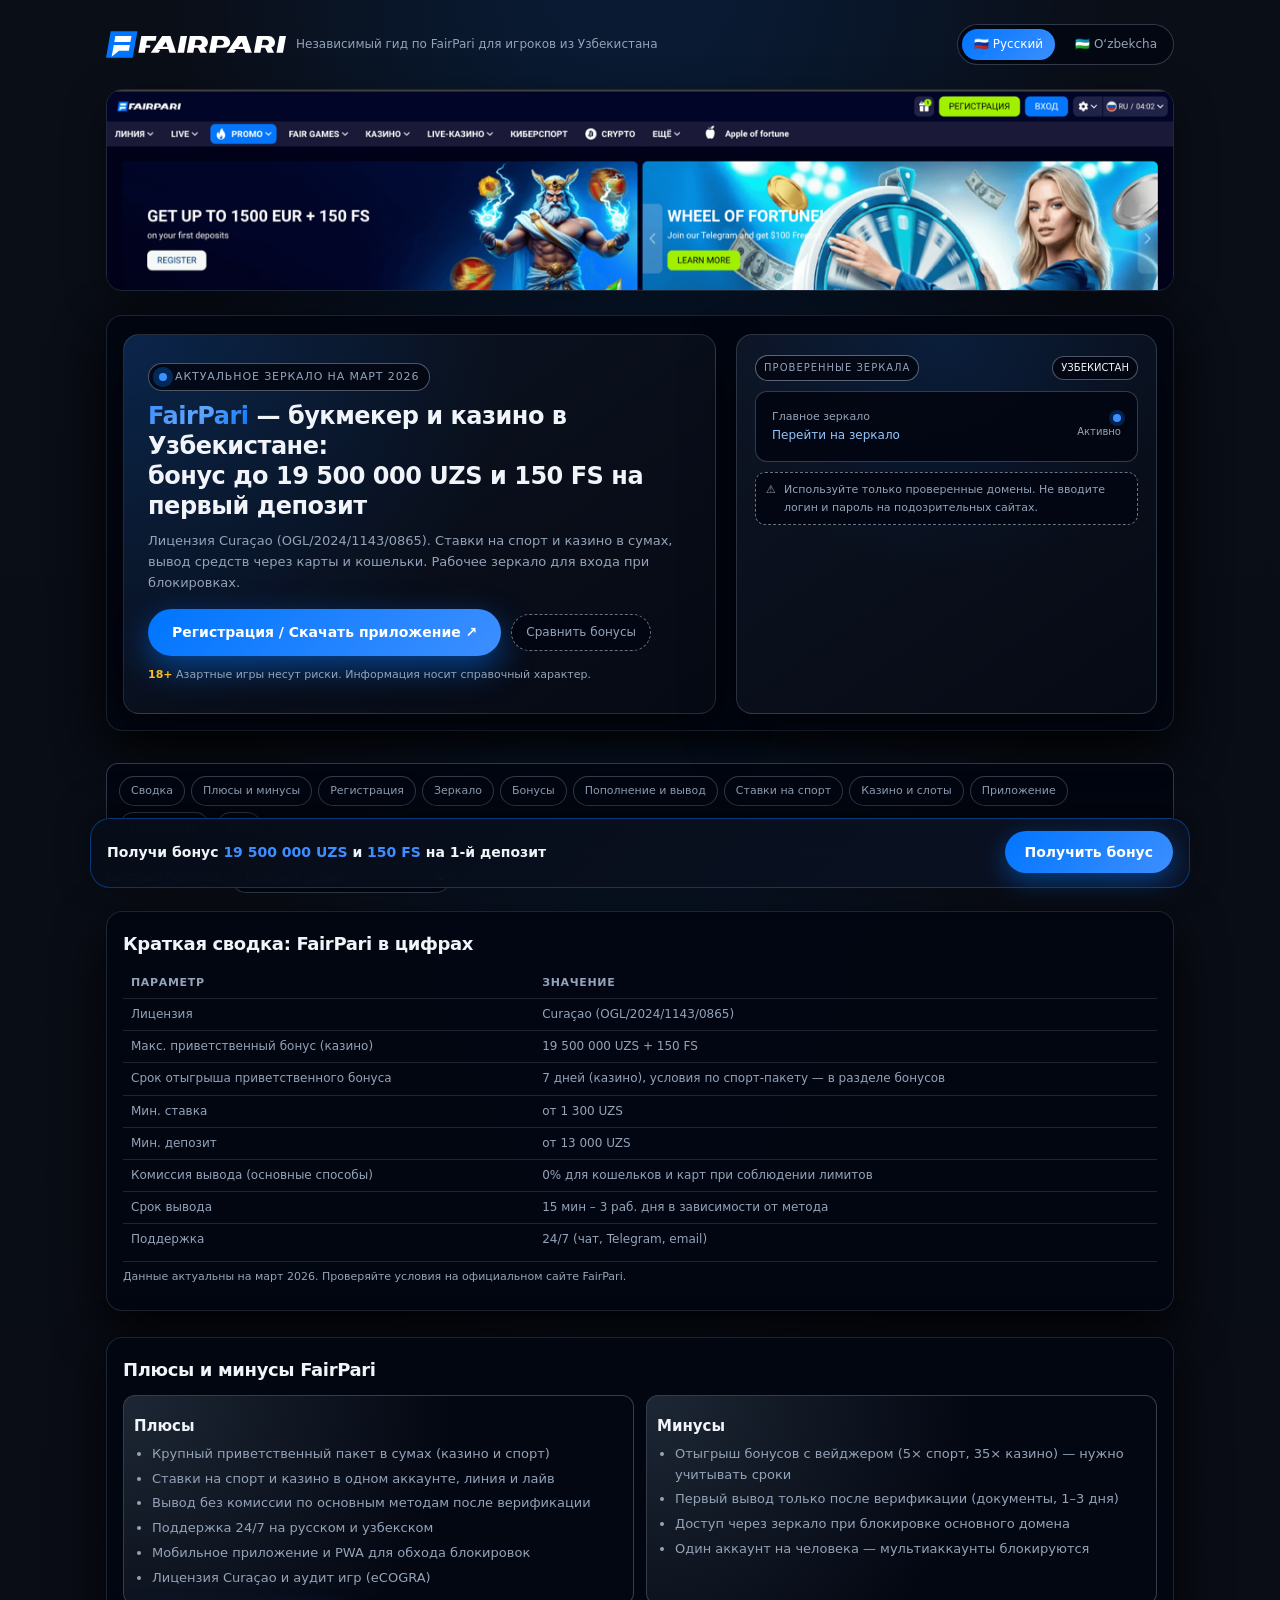
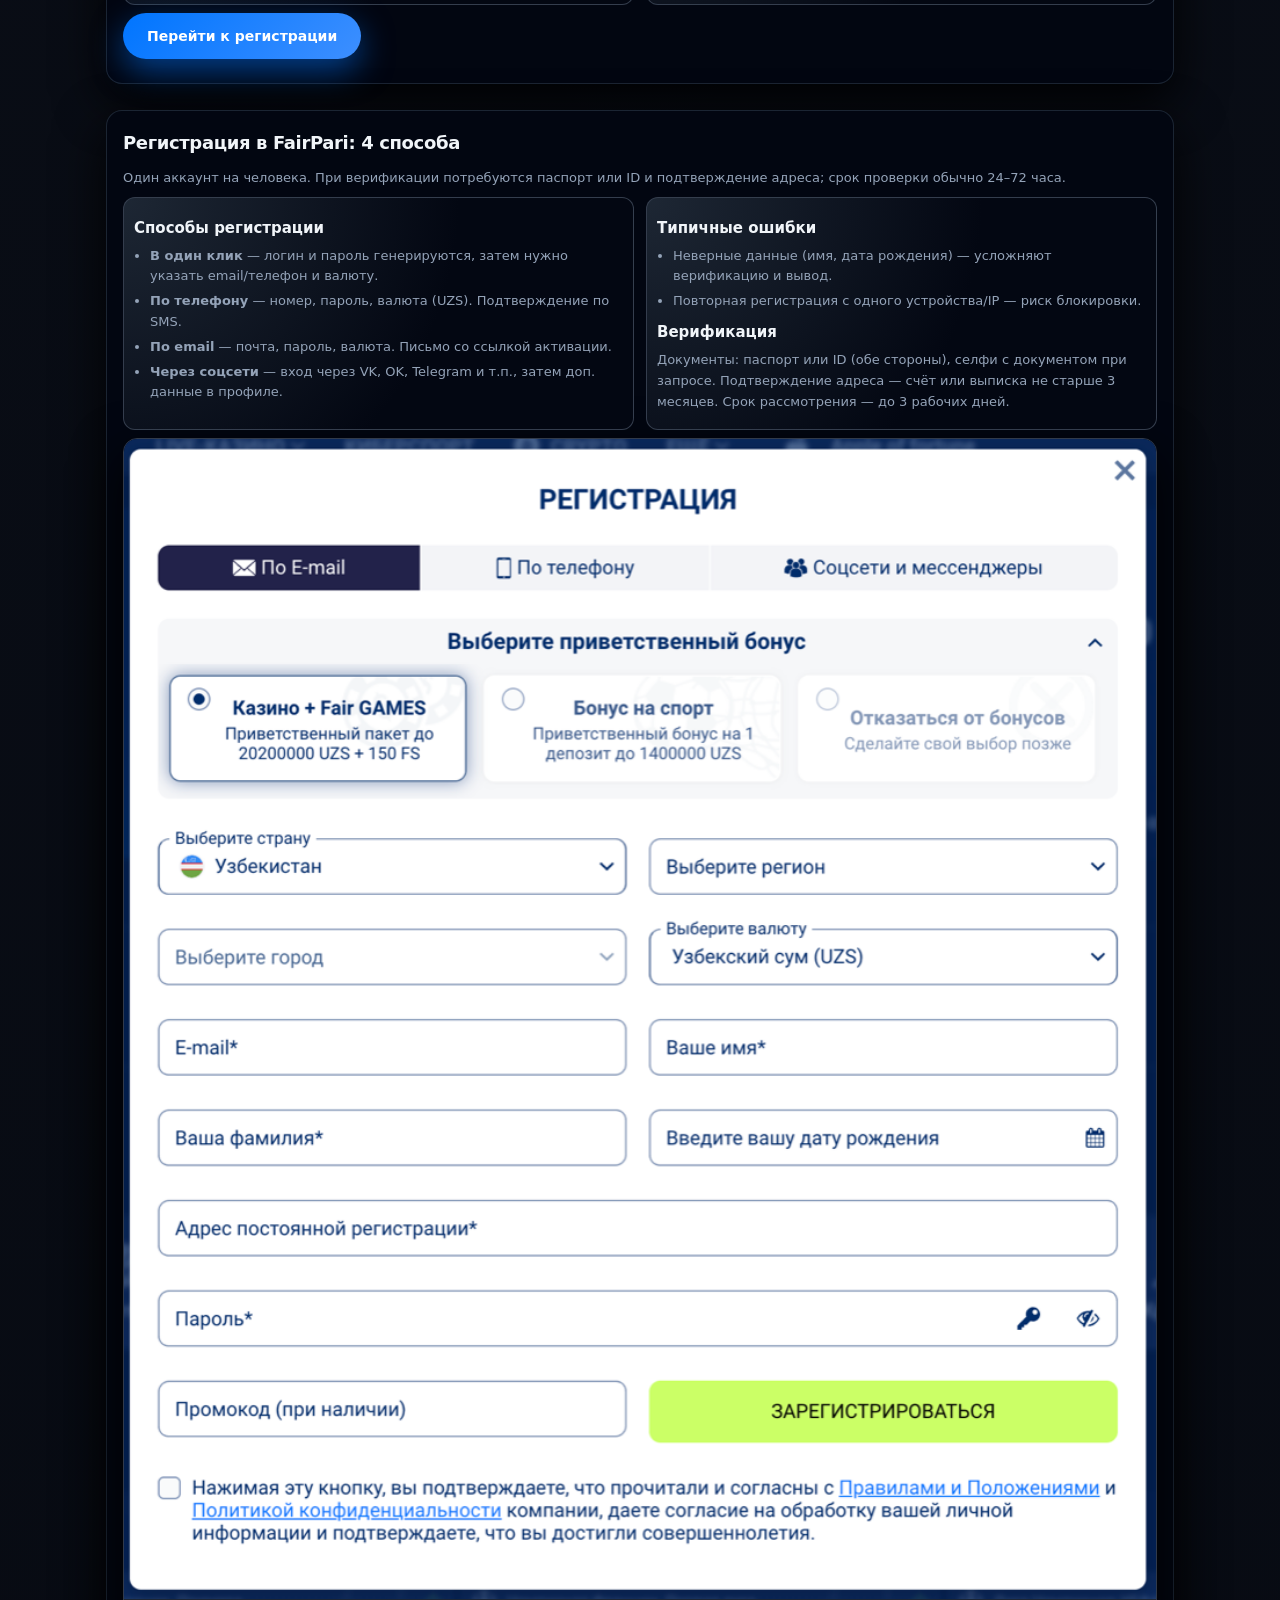
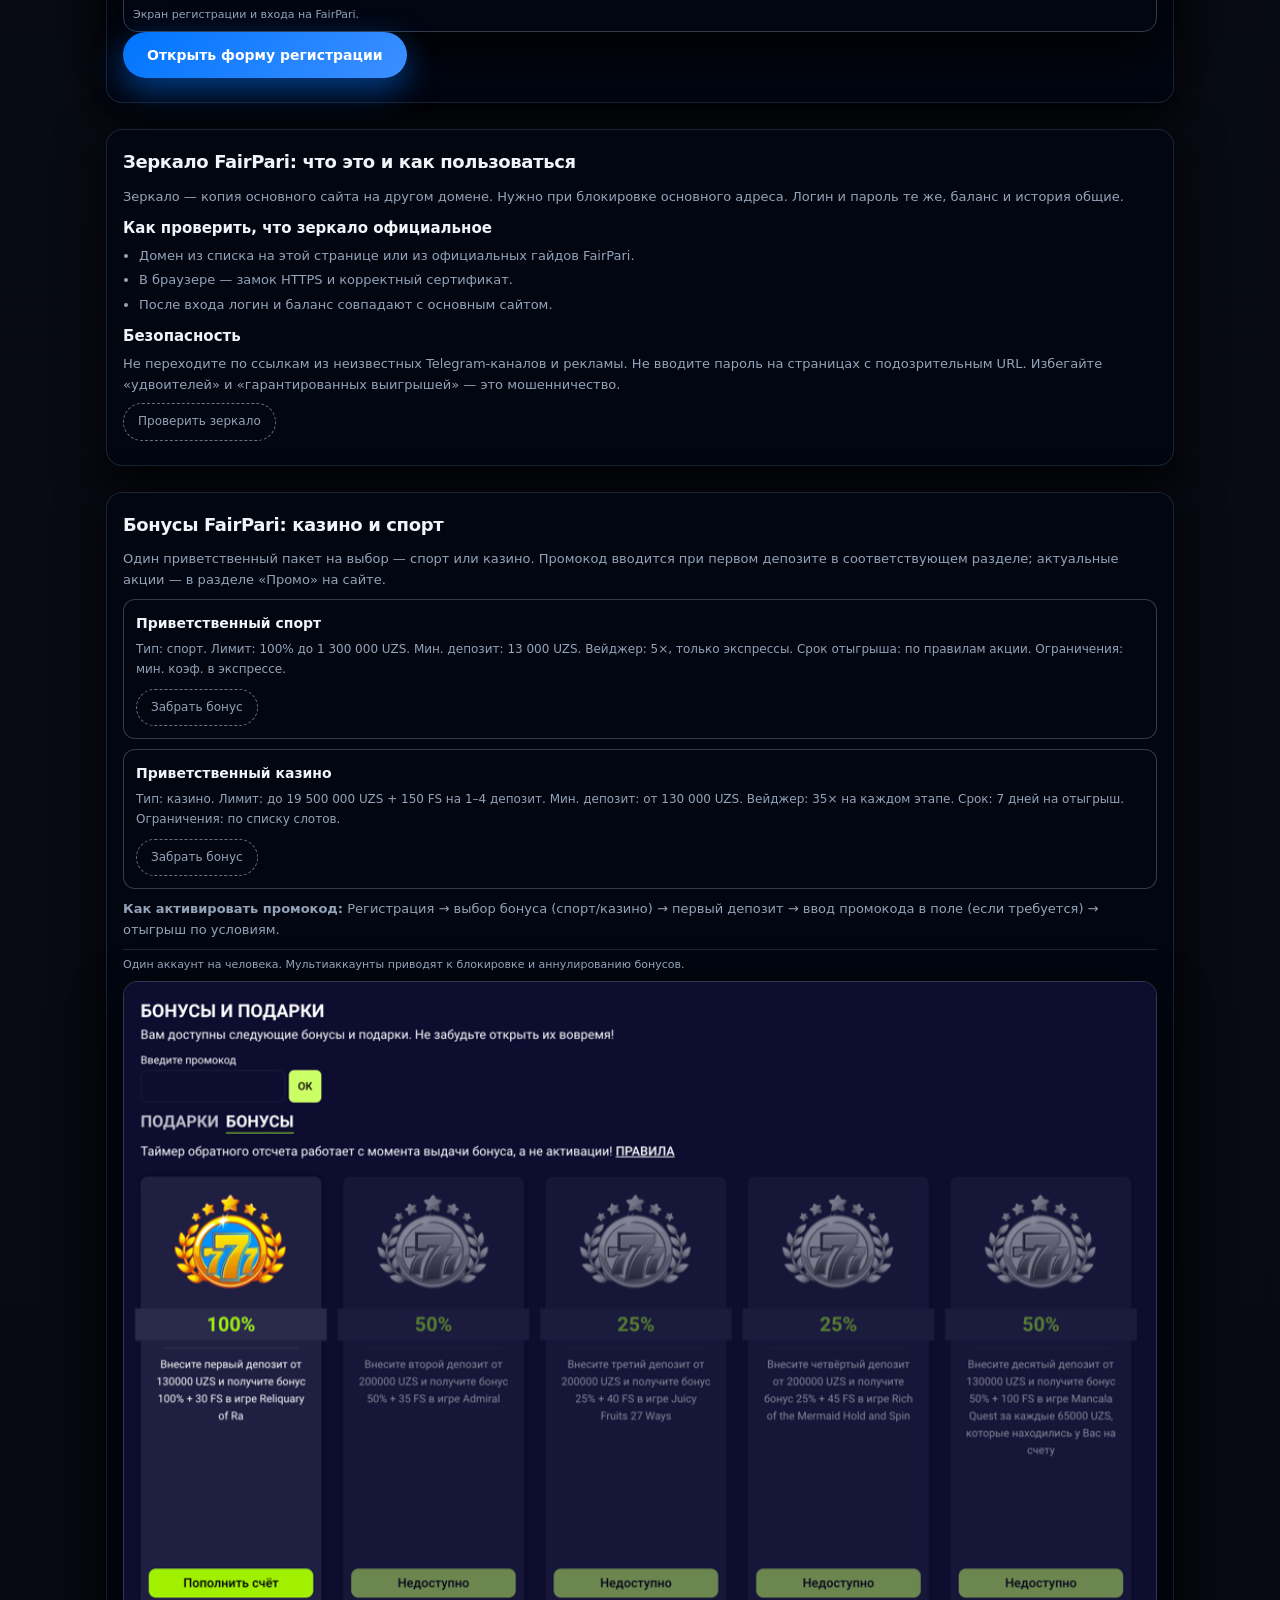
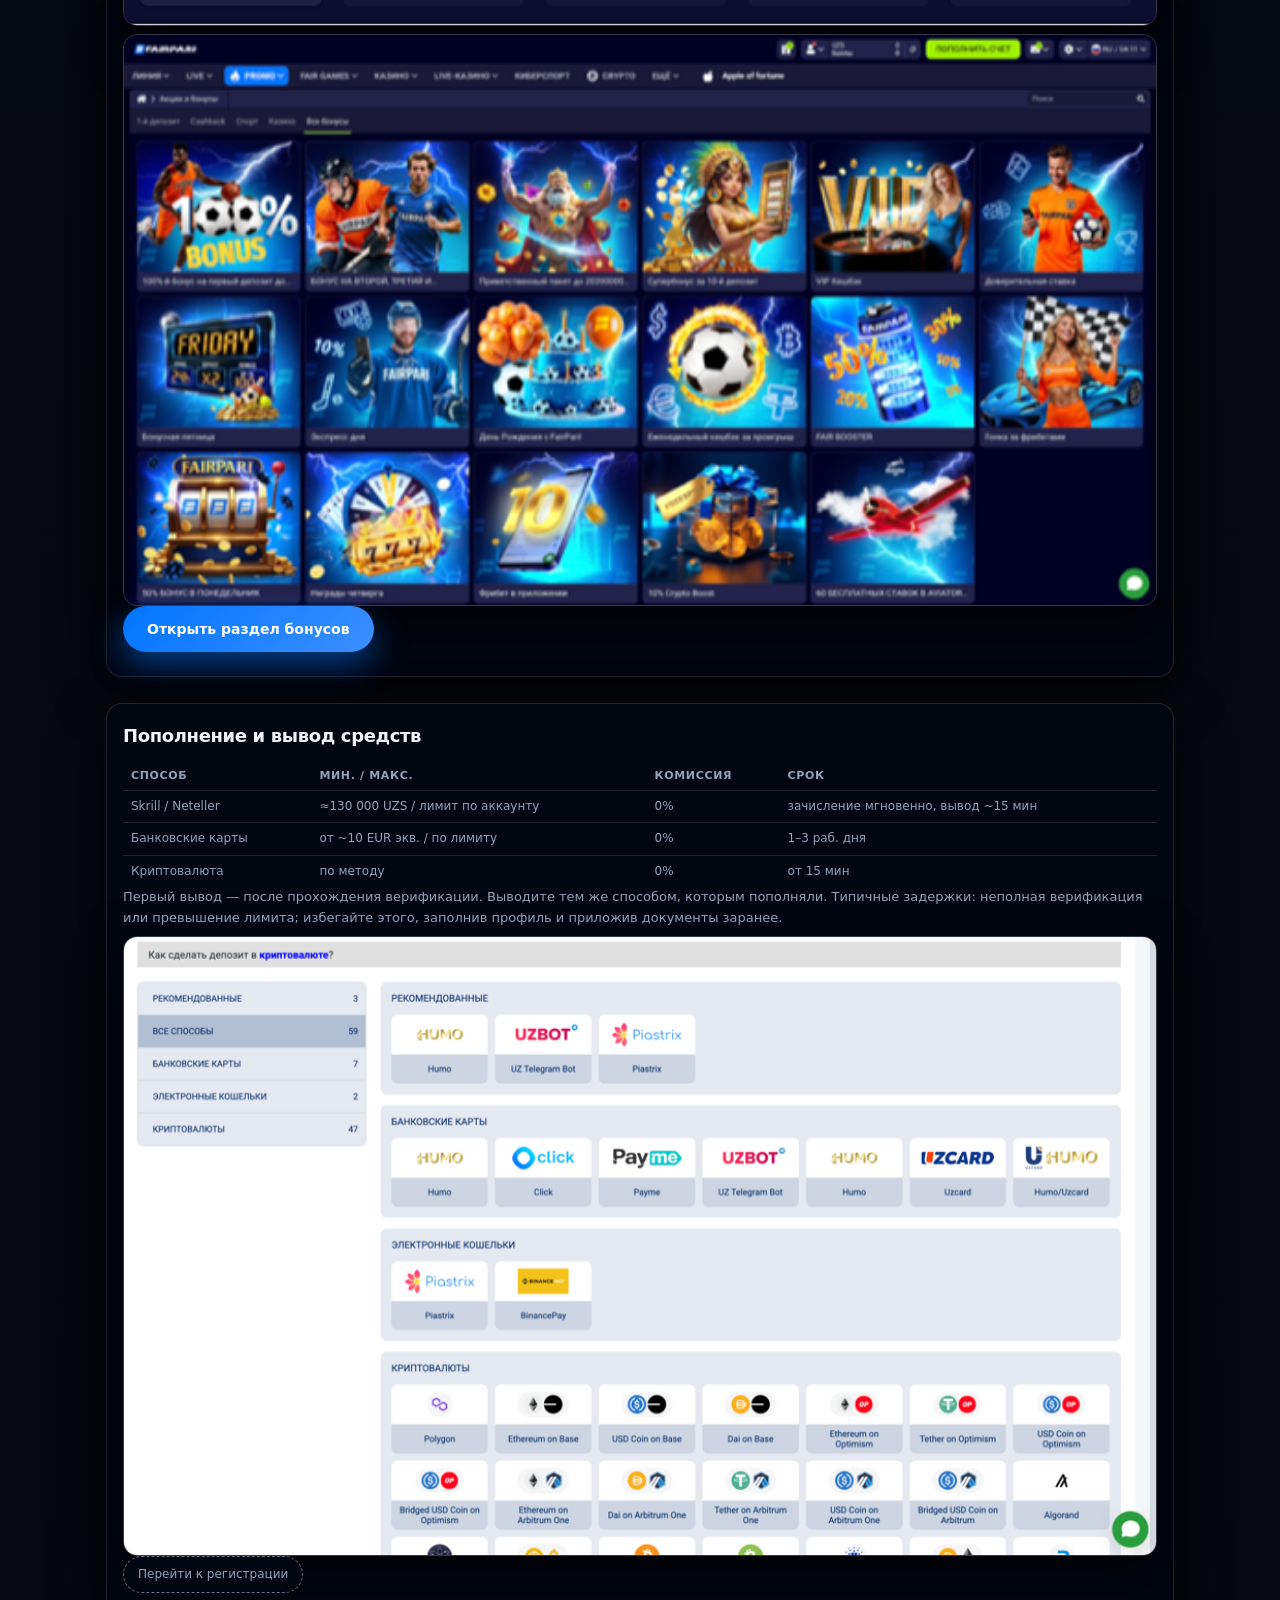
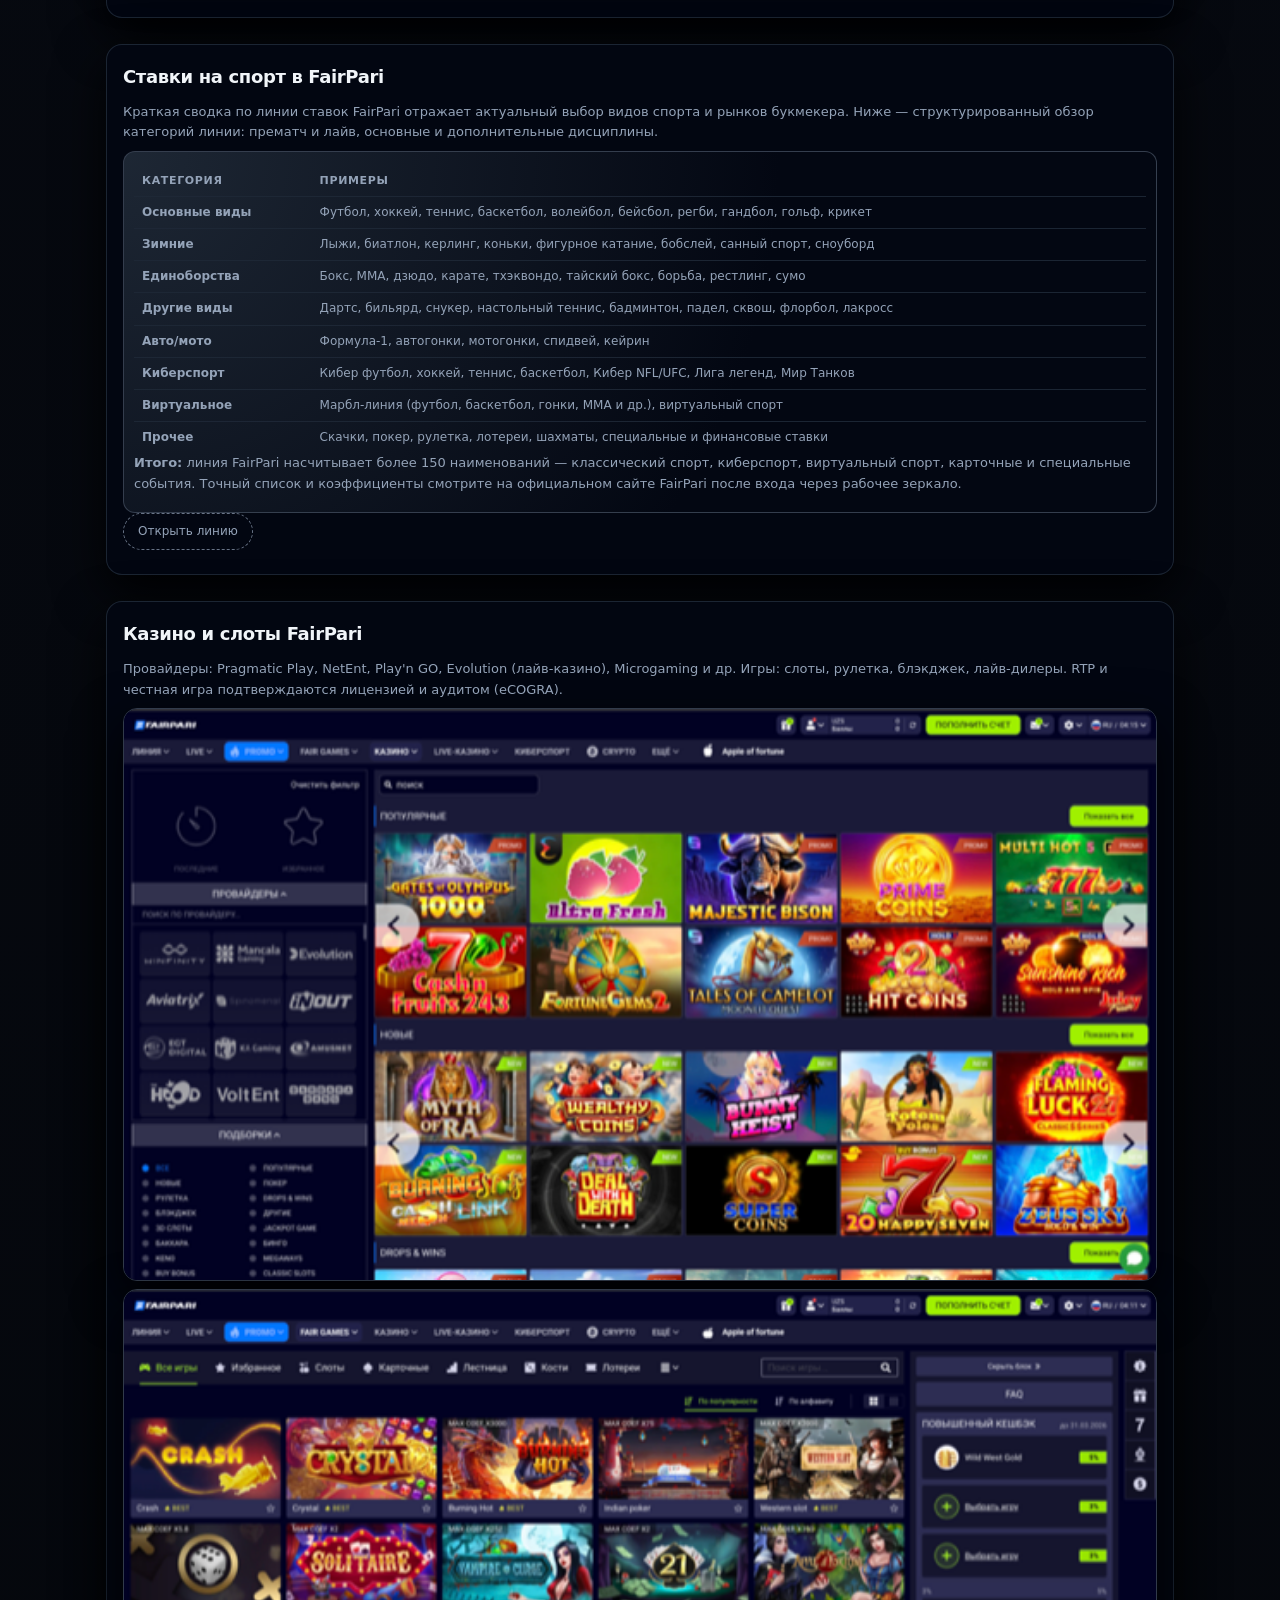
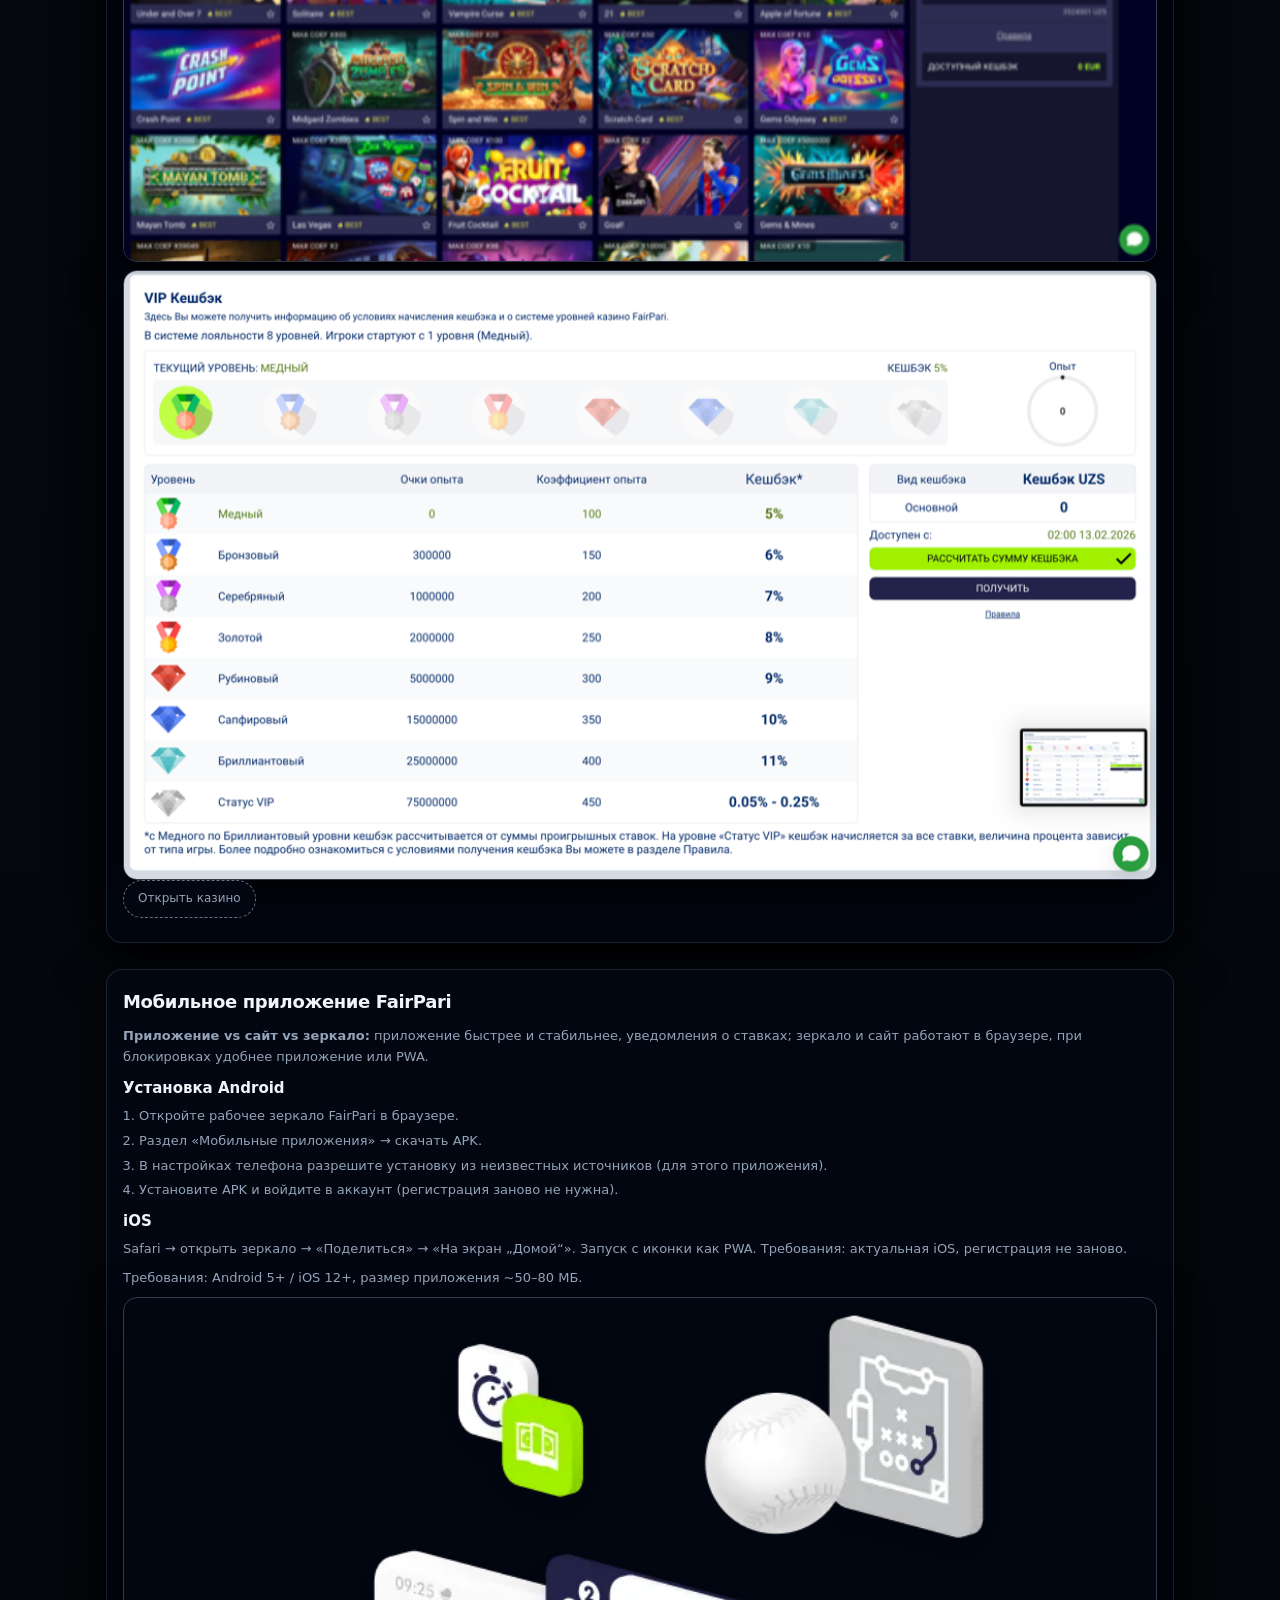
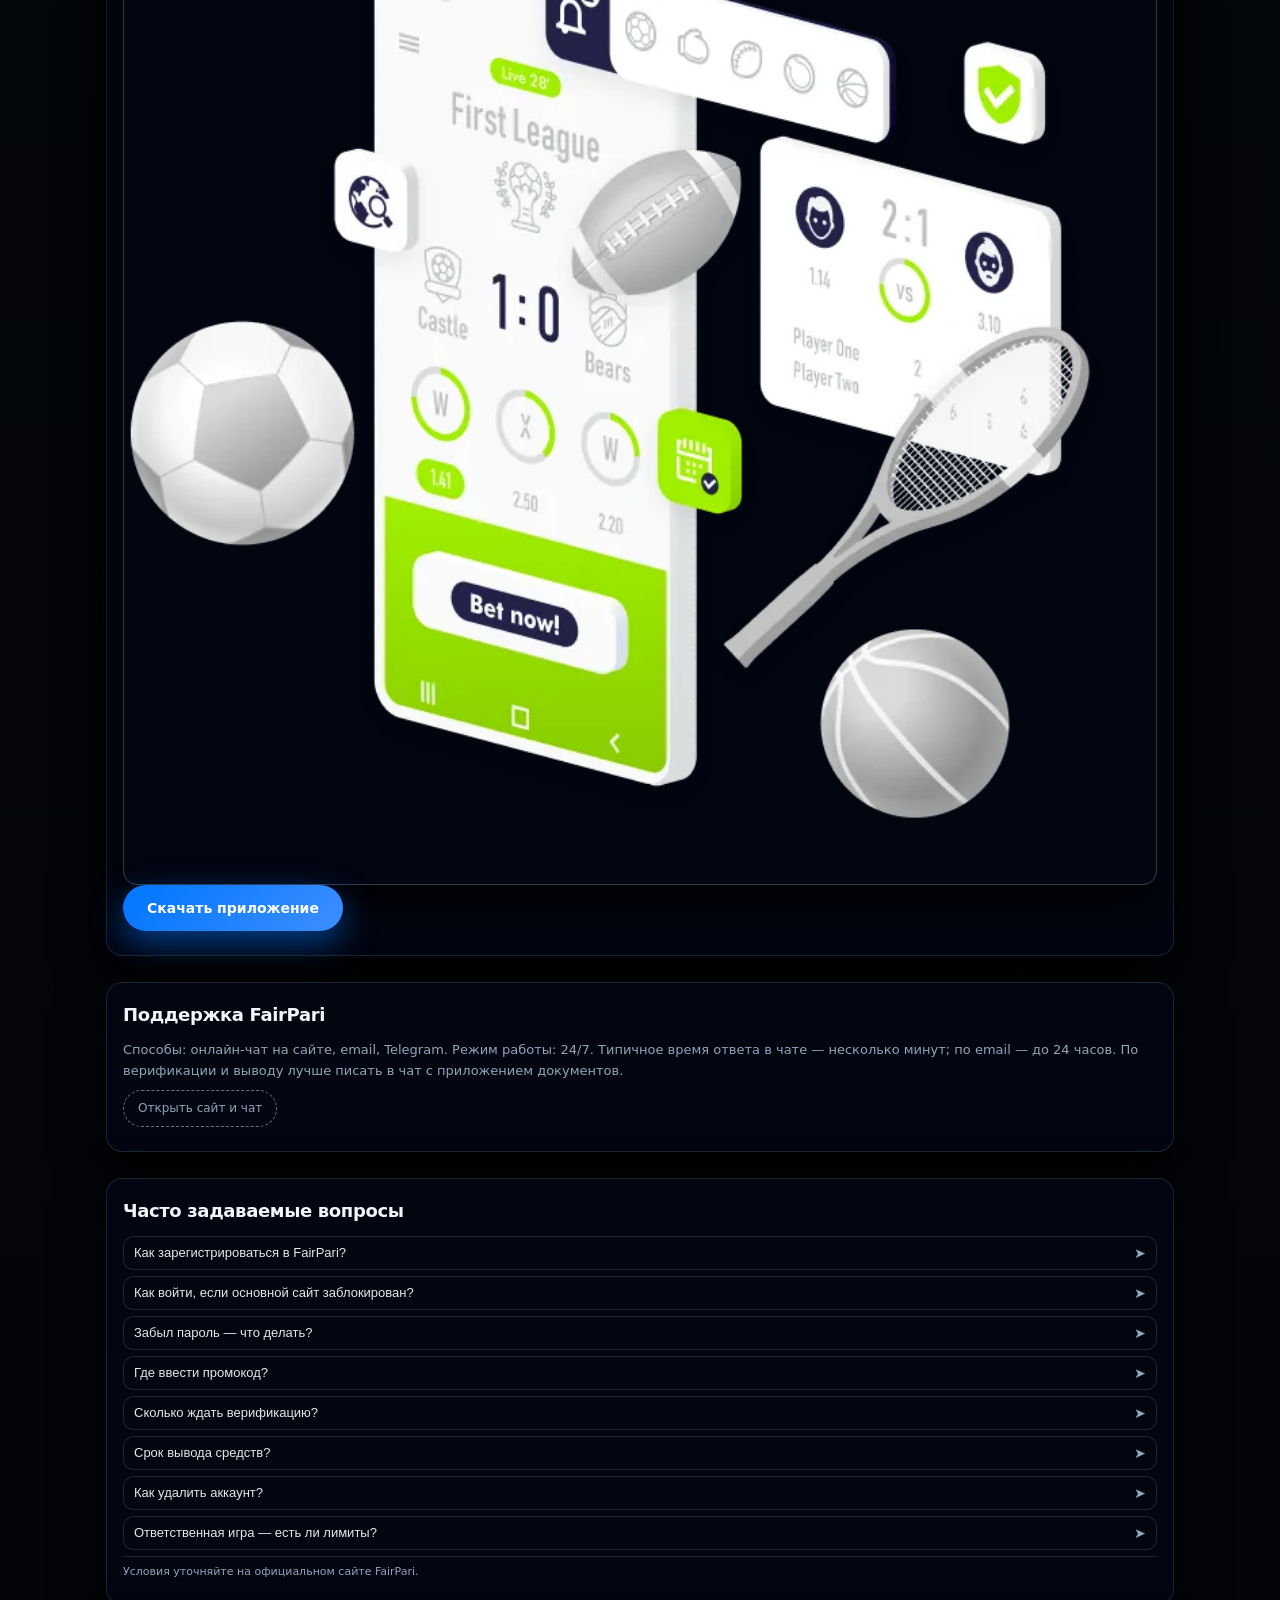
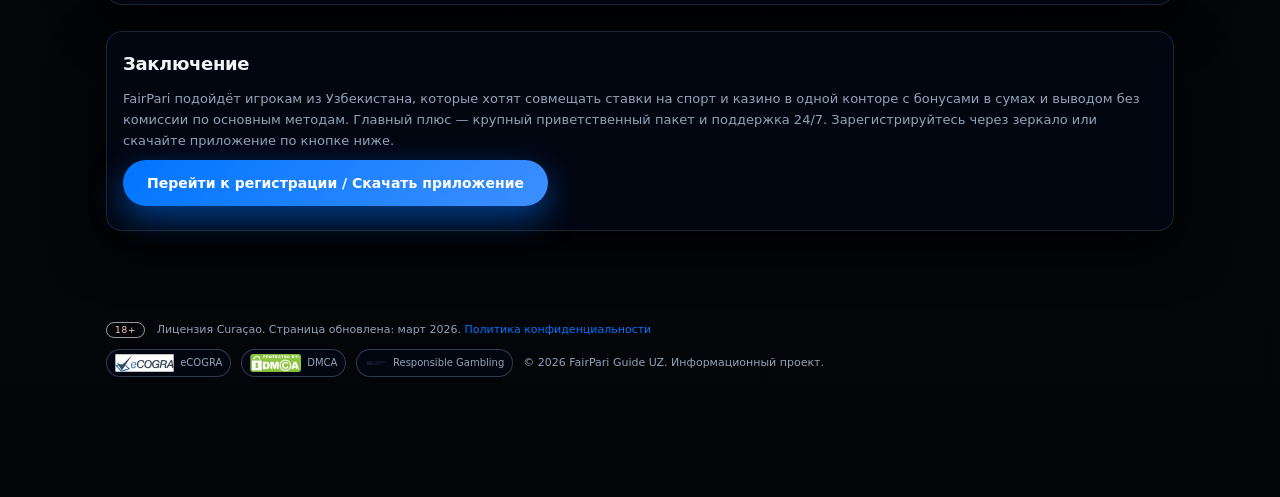
<file: index.html>
<!DOCTYPE html>
<html lang="ru">
<head>
  <meta charset="UTF-8">
  <meta name="viewport" content="width=device-width, initial-scale=1">
  <title>FairPari Uzbekistan — загрузка…</title>
  <meta name="robots" content="noindex,follow">
  <script>
    (function() {
      var base = (window.location.pathname || '/').replace(/\/?index\.html$/, '').replace(/\/?$/, '') || '';
      if (base) base += '/';
      var lang = (navigator.language || navigator.userLanguage || '').toLowerCase();
      var preferUz = false;
      if (lang.startsWith('uz')) {
        preferUz = true;
      } else if (navigator.languages && navigator.languages.length) {
        for (var i = 0; i < navigator.languages.length; i++) {
          var l = navigator.languages[i].toLowerCase();
          if (l.startsWith('uz')) {
            preferUz = true;
            break;
          }
          if (l.startsWith('ru')) break;
        }
      }
      var path = (base || '/') + (preferUz ? 'uz-uz' : 'ru-uz') + '/';
      window.location.replace(window.location.origin + path);
    })();
  </script>
  <meta http-equiv="refresh" content="0;url=ru-uz/">
  <link rel="alternate" hreflang="ru" href="ru-uz/">
  <link rel="alternate" hreflang="uz" href="uz-uz/">
  <link rel="alternate" hreflang="x-default" href="ru-uz/">
</head>
<body>
  <p>Перенаправление… <a href="ru-uz/">Русский</a> · <a href="uz-uz/">Oʻzbekcha</a></p>
</body>
</html>
</file>
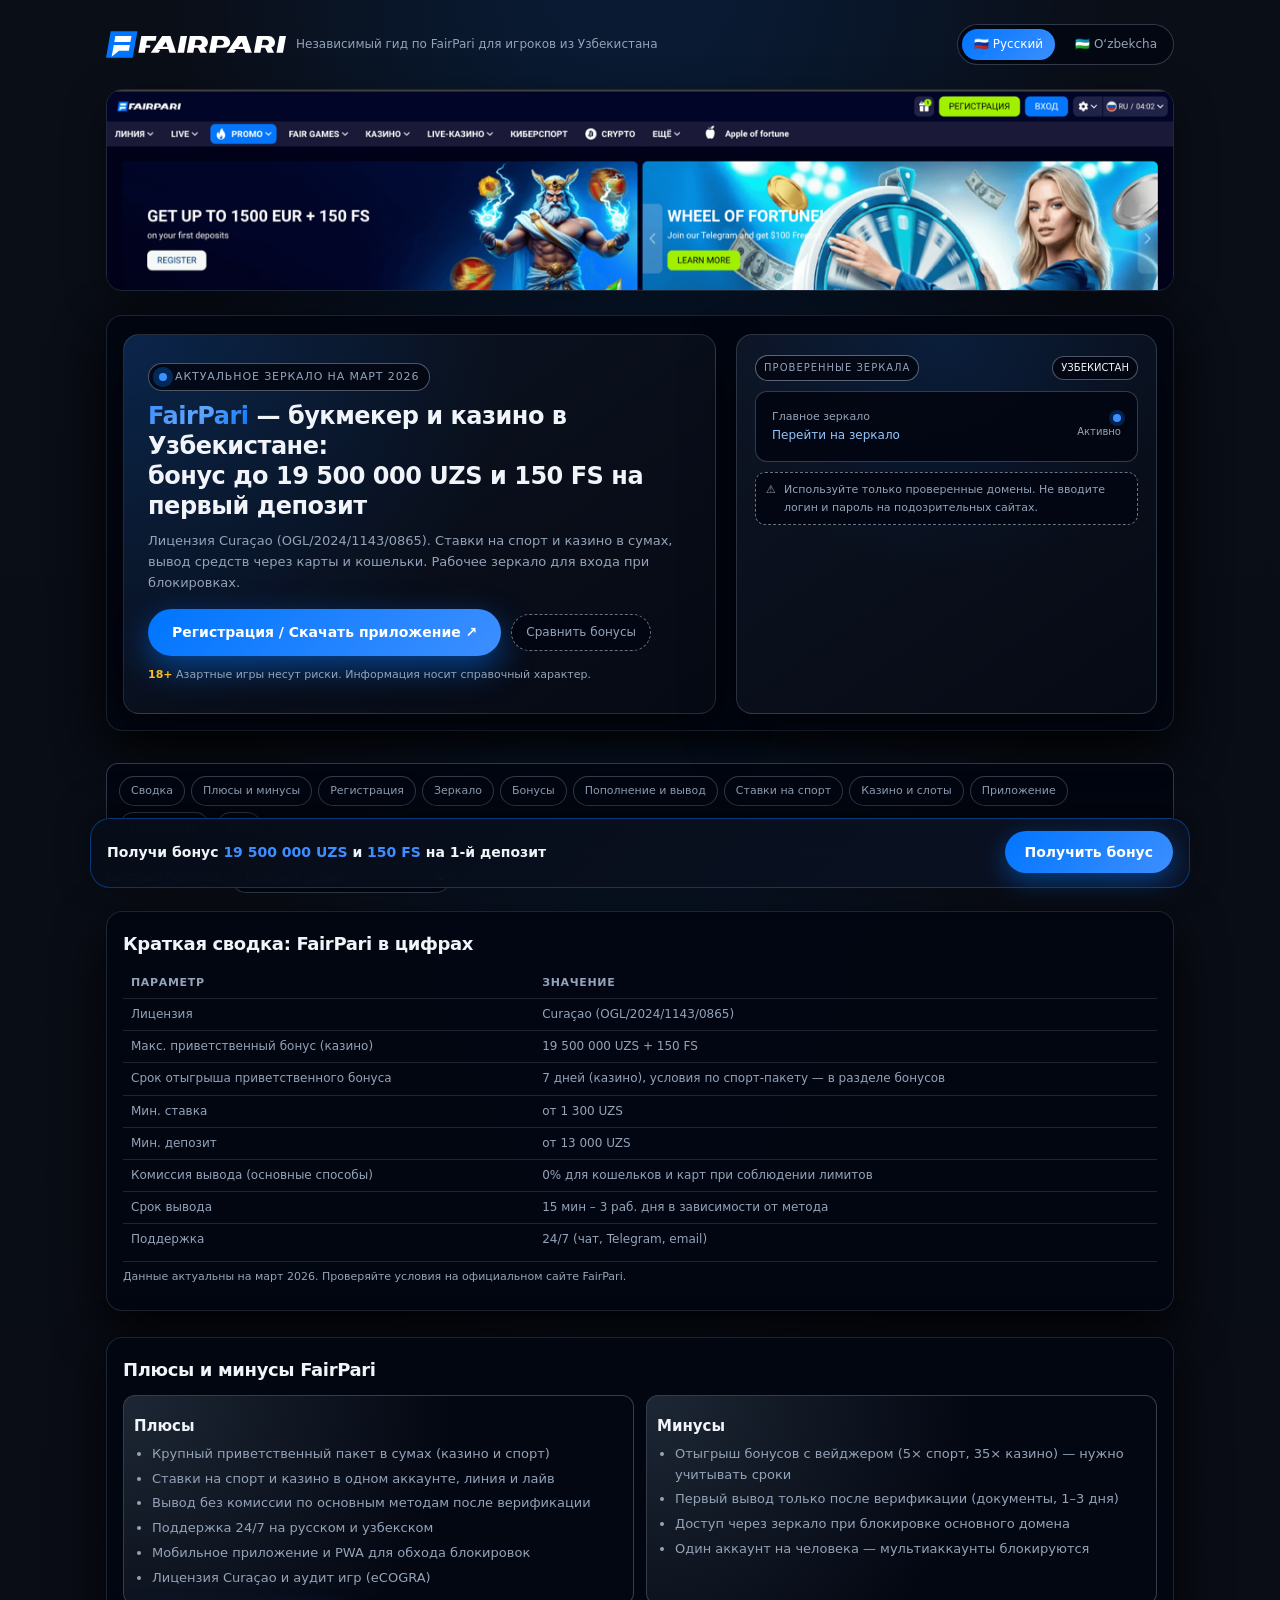
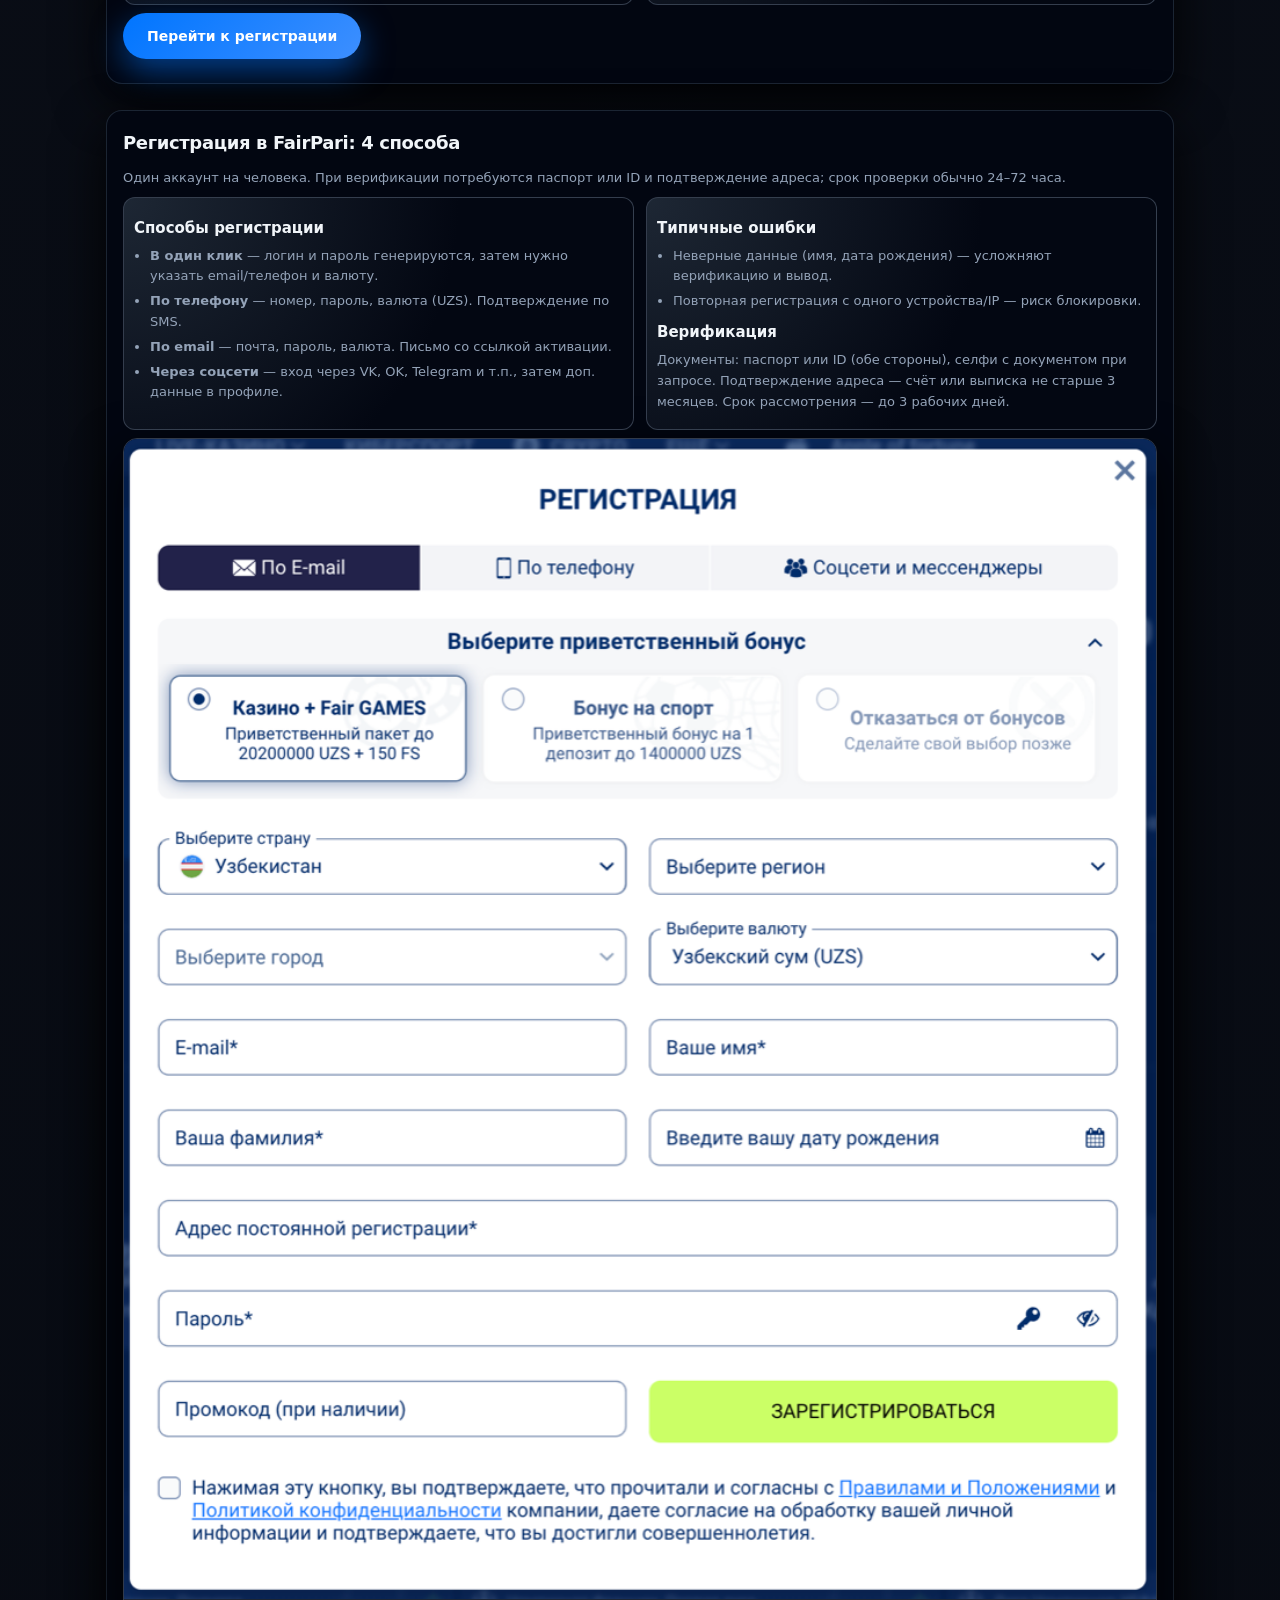
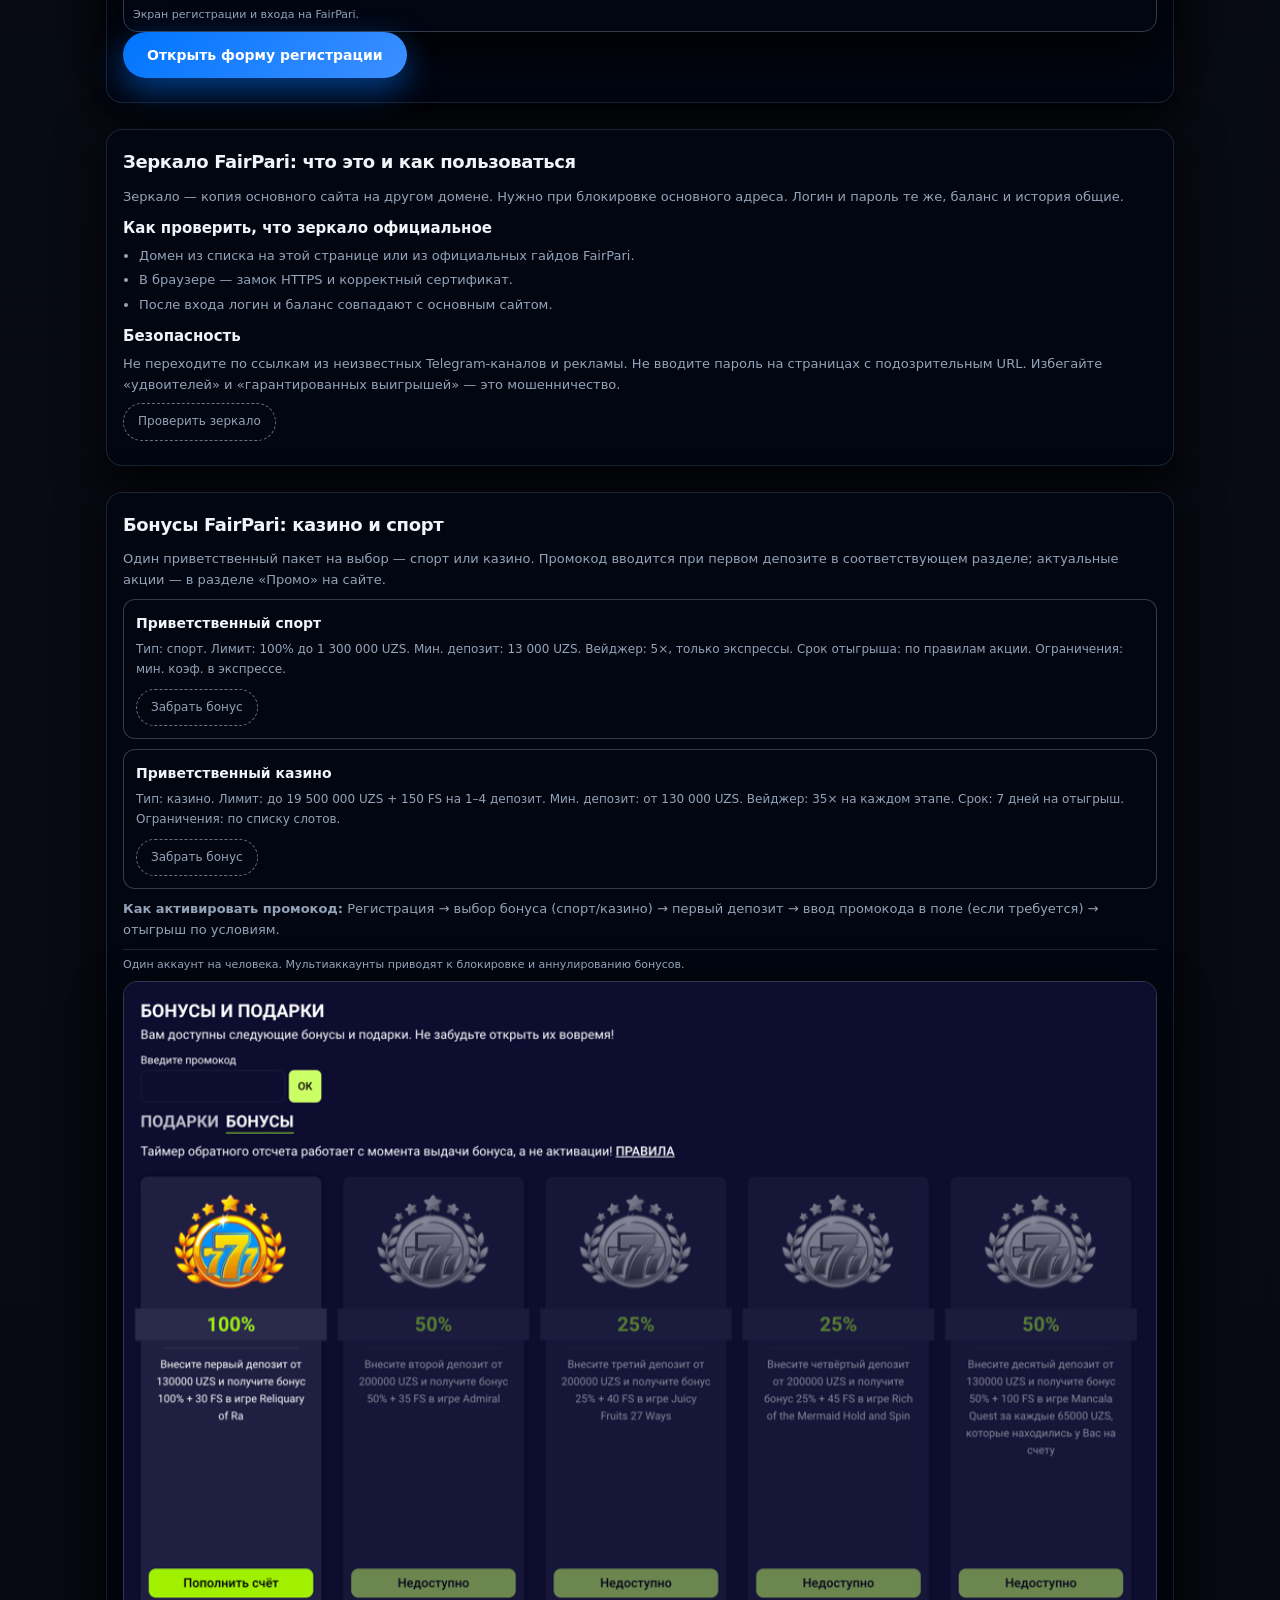
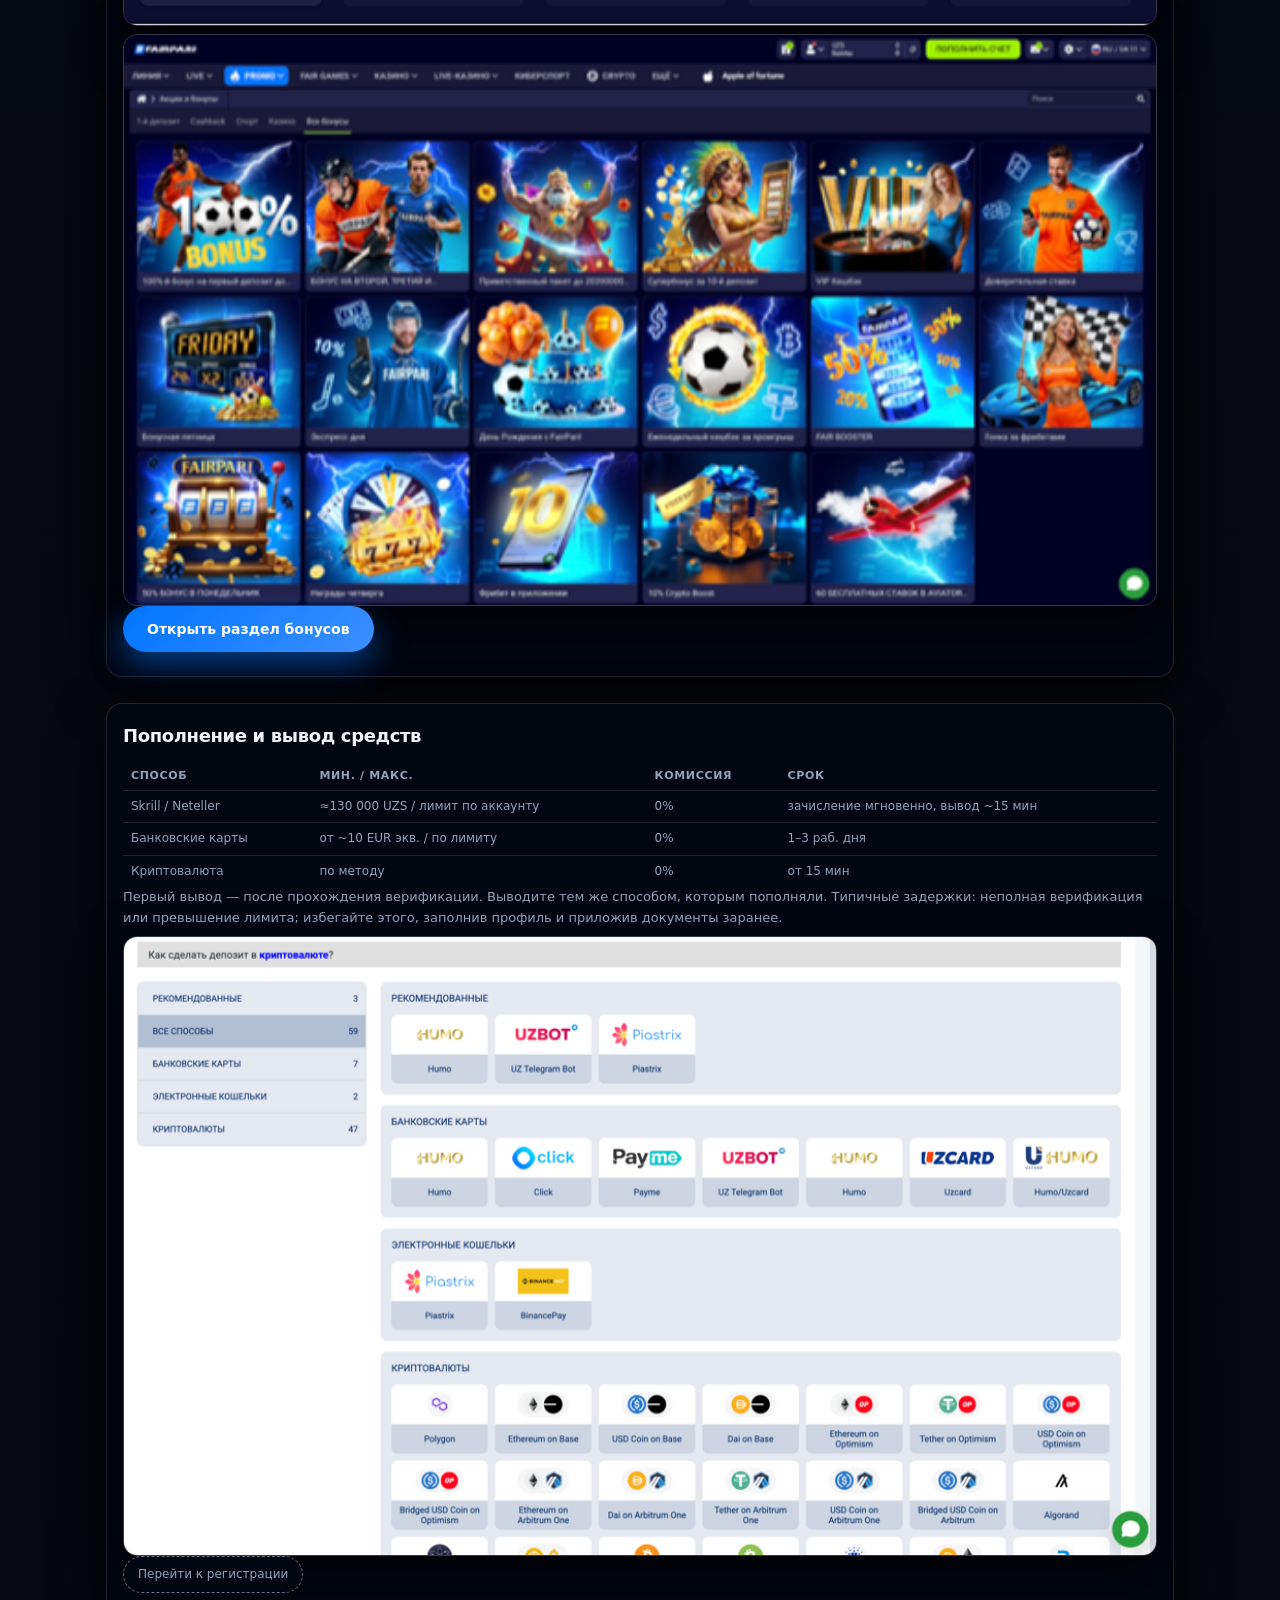
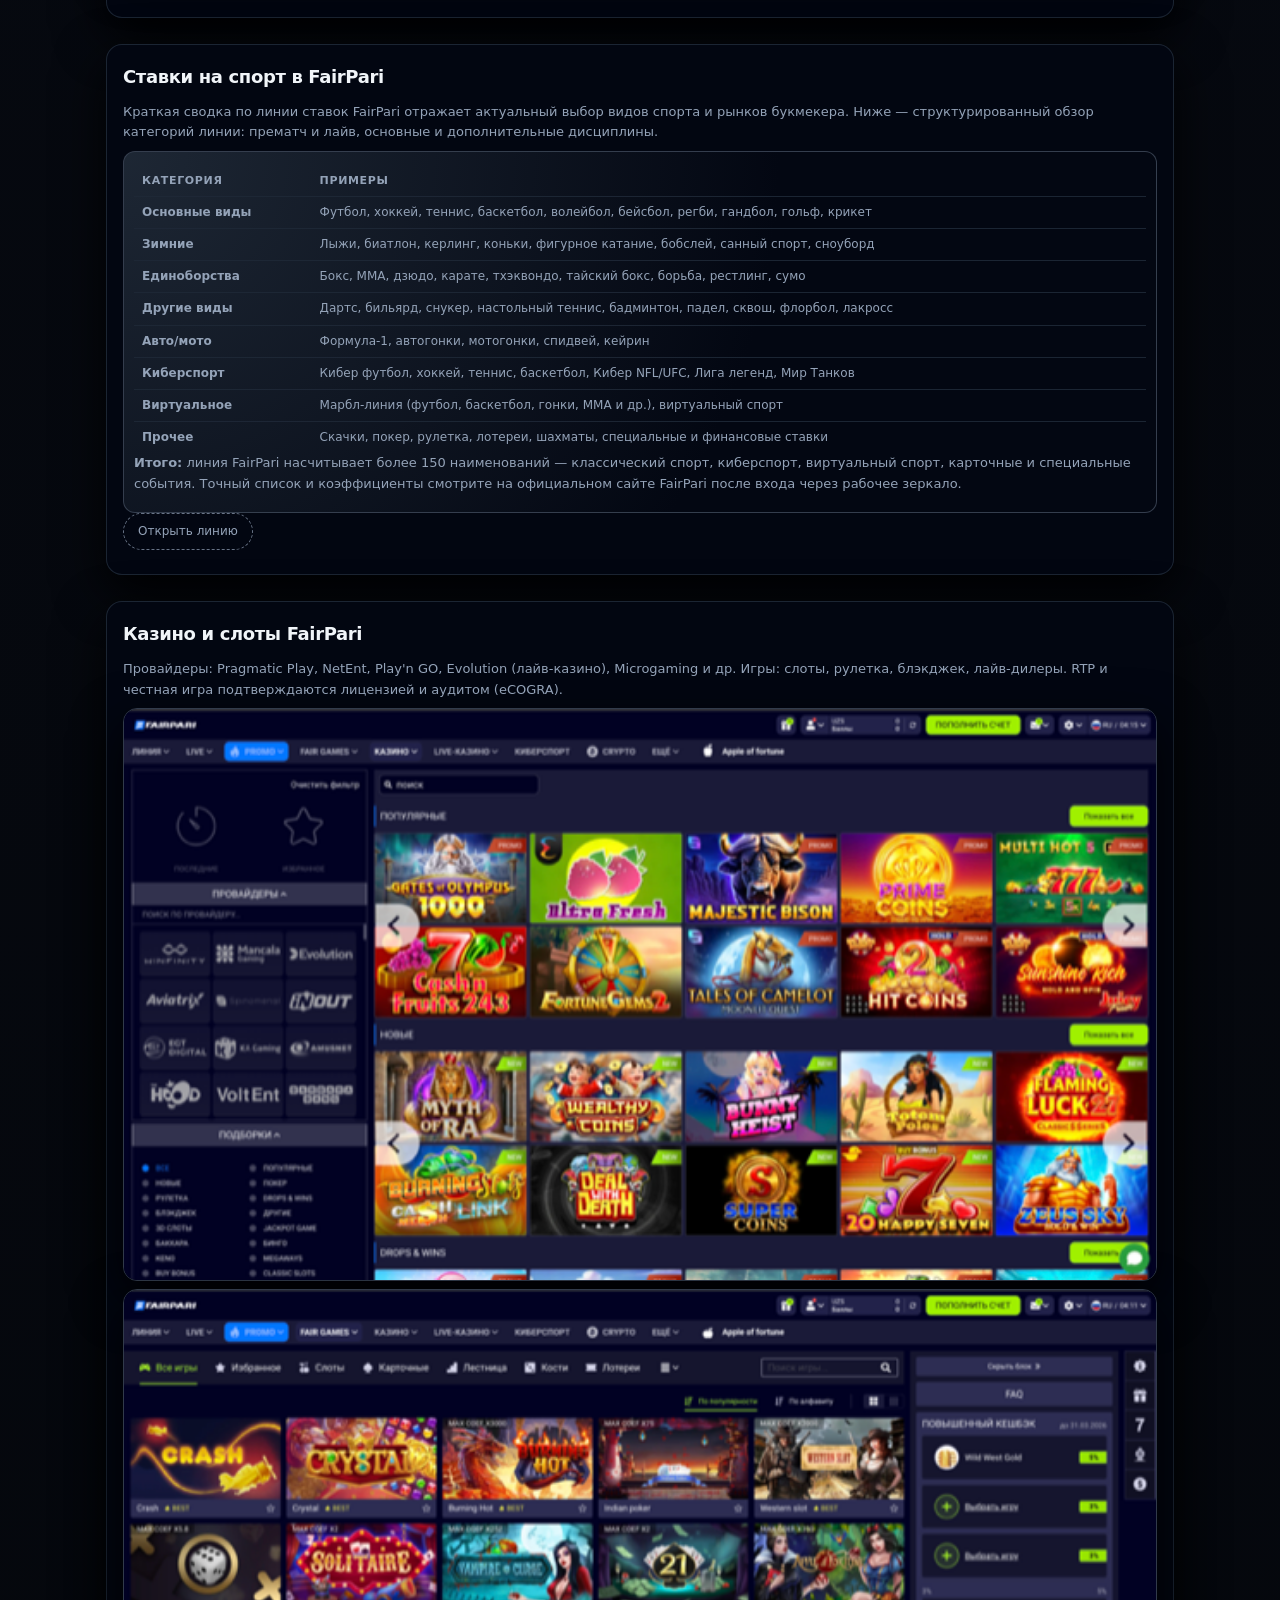
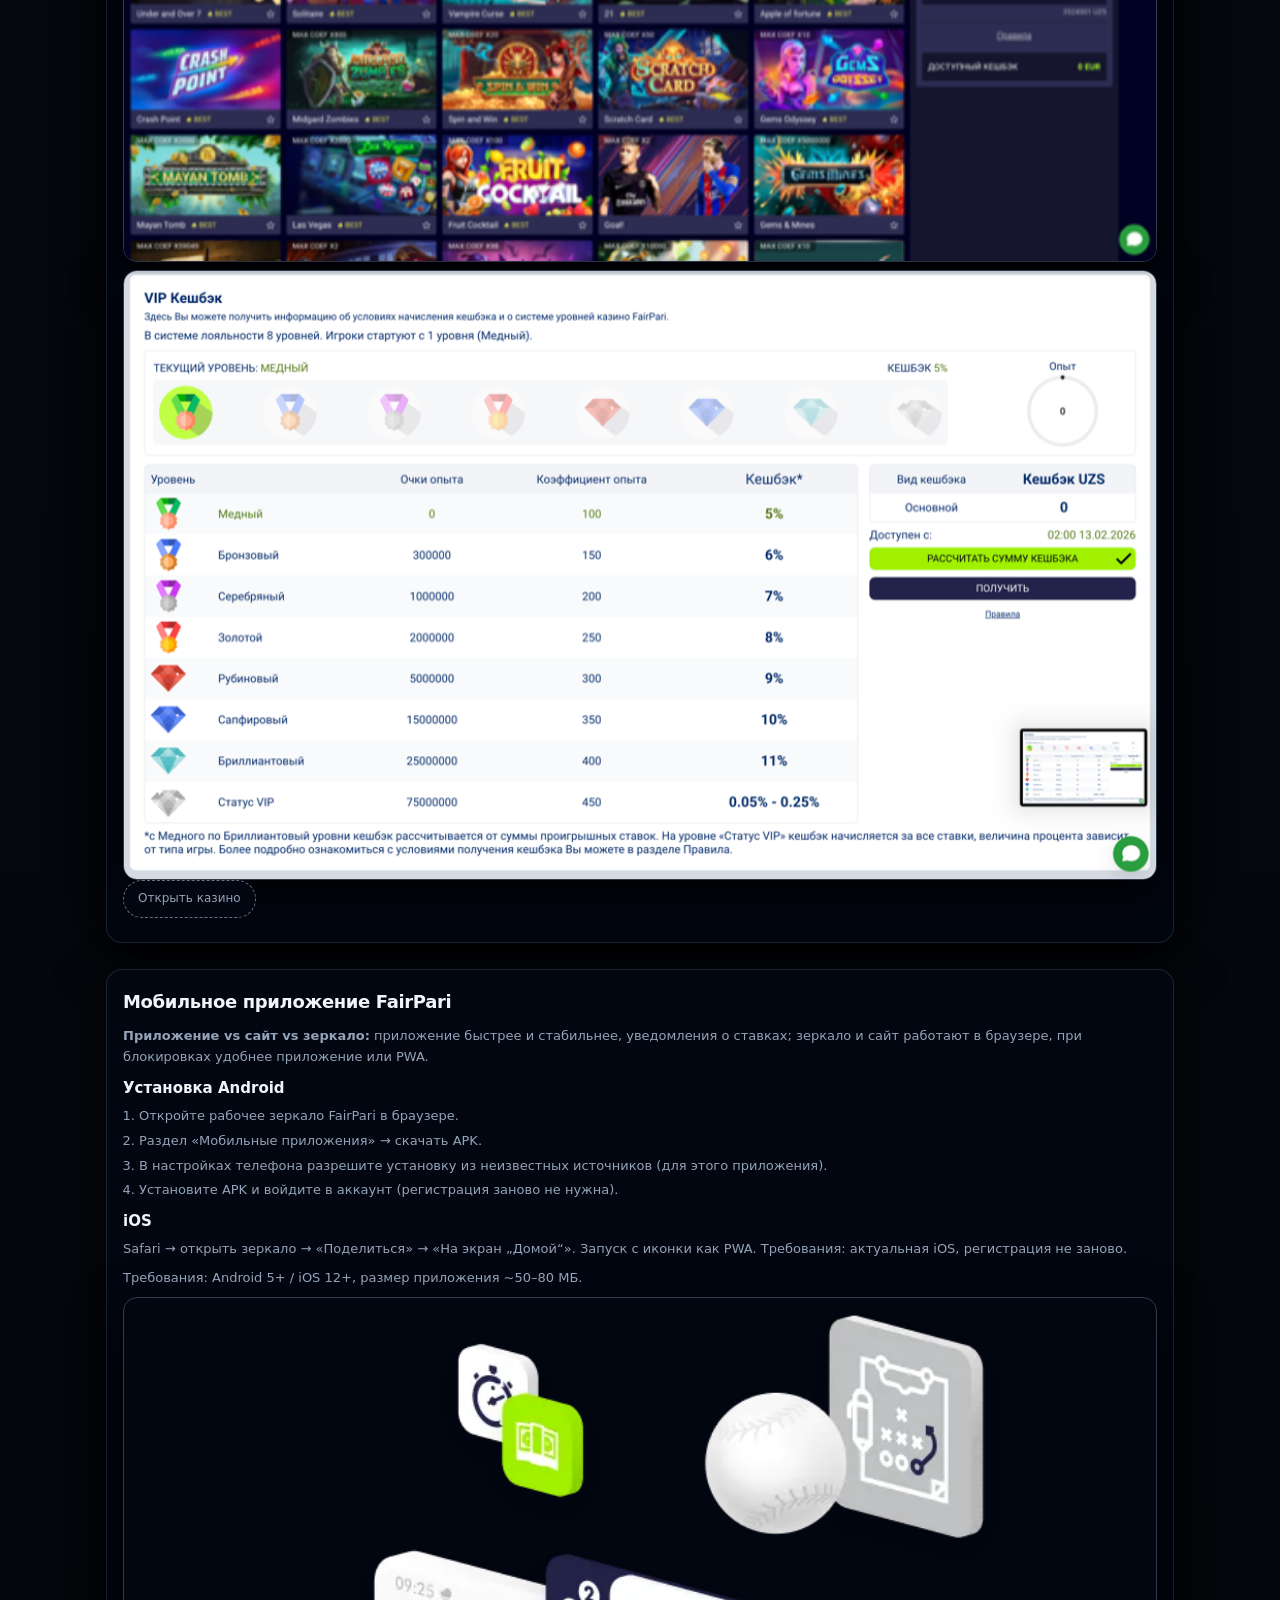
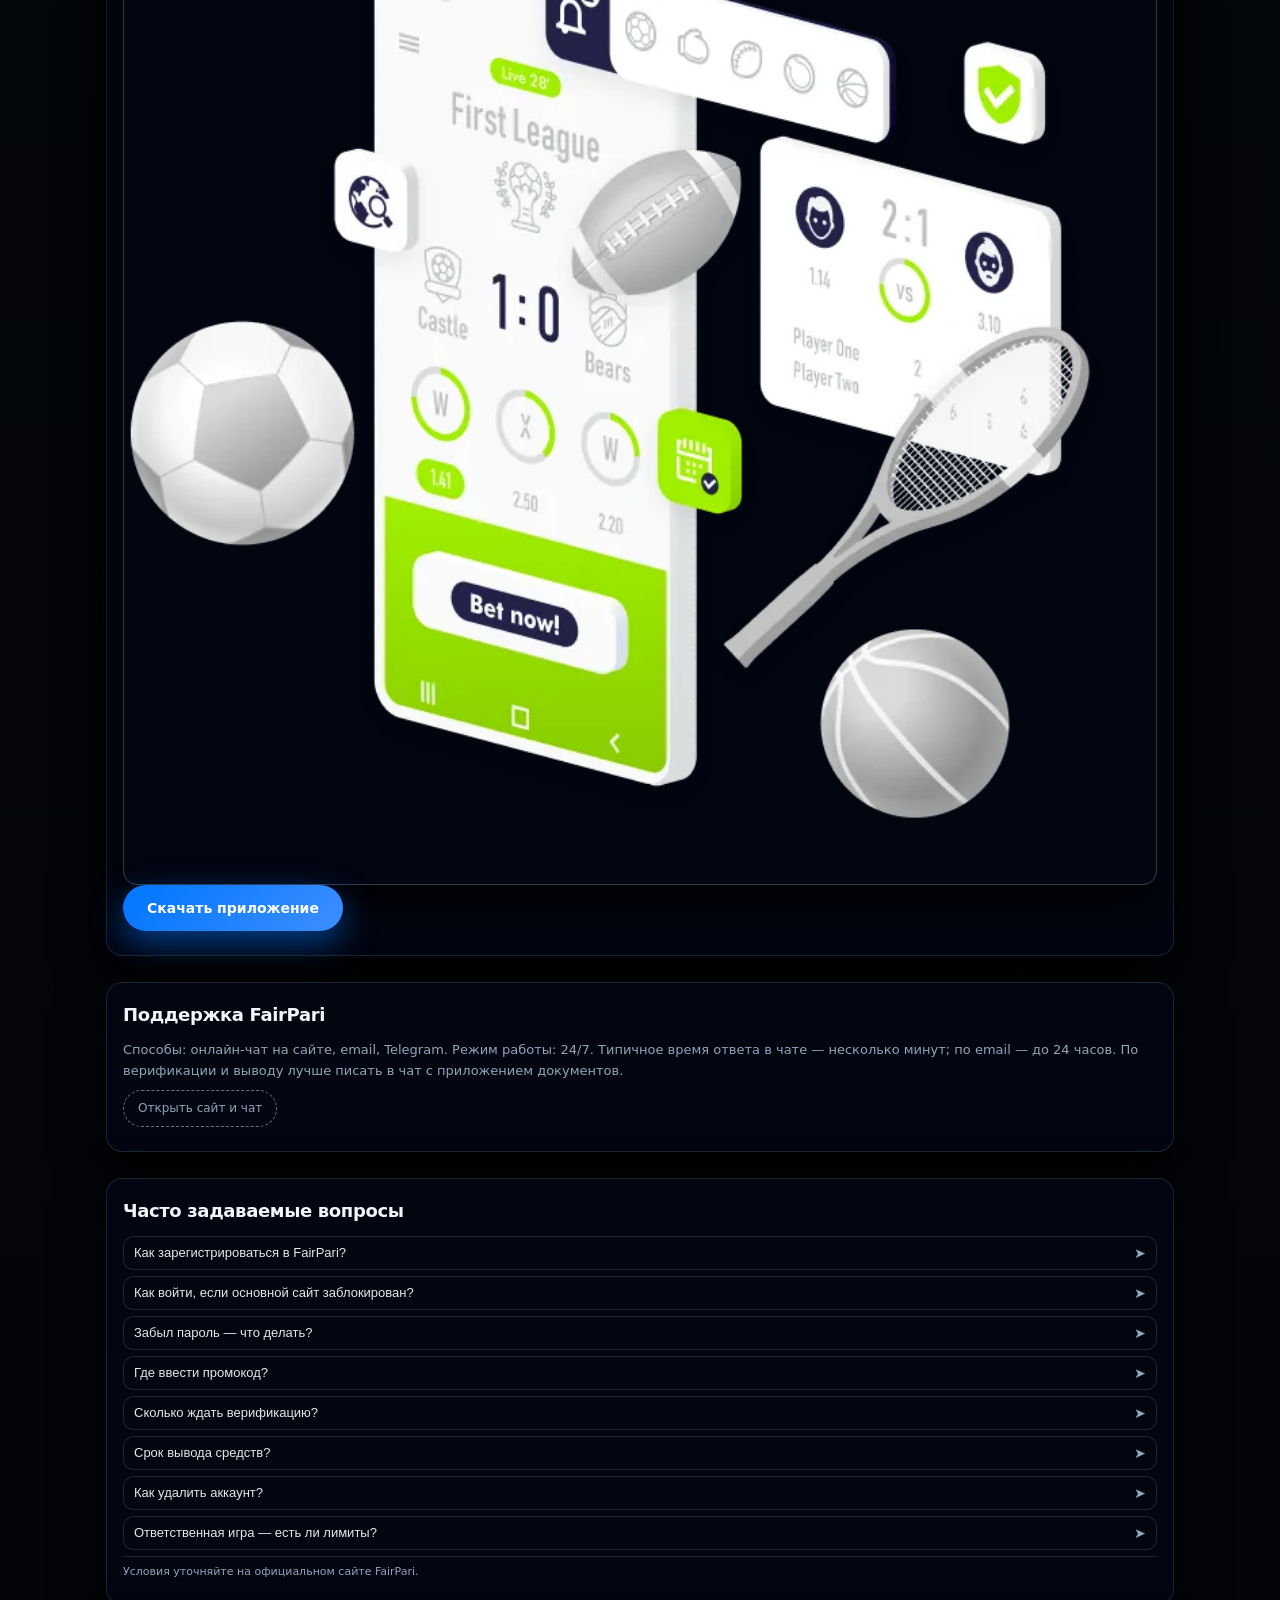
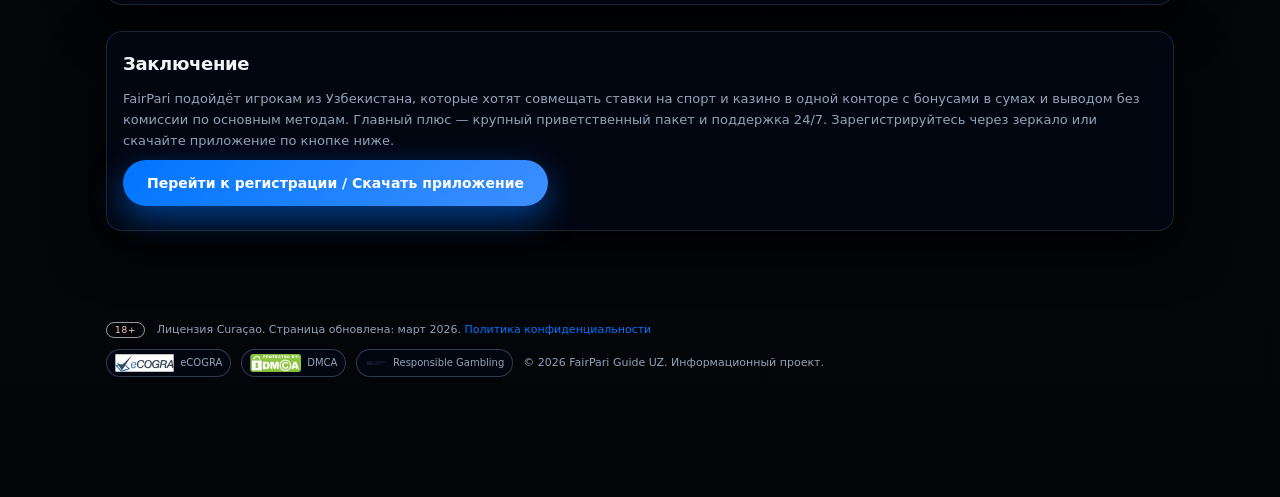
<file: ru-uz/index.html>
<!DOCTYPE html>
<html lang="ru">
<head>
  <meta charset="UTF-8">
  <meta name="viewport" content="width=device-width, initial-scale=1">
  <title>FairPari Узбекистан — букмекер и казино: вход, зеркало, бонусы 2026</title>
  <meta name="description" content="FairPari в Узбекистане: рабочее зеркало, регистрация, бонус до 19 500 000 UZS и 150 FS, ставки на спорт, вывод средств. Лицензия Curaçao. Русский и узбекский.">
  <meta name="robots" content="index,follow">
  <link rel="canonical" href="" id="canonical-url">
  <link rel="alternate" hreflang="ru" href="" id="hreflang-ru">
  <link rel="alternate" hreflang="uz" href="" id="hreflang-uz">
  <link rel="alternate" hreflang="x-default" href="" id="hreflang-default">
  <meta property="og:type" content="website">
  <meta property="og:title" content="FairPari Узбекистан — букмекер и казино, зеркало и бонусы">
  <meta property="og:description" content="Надёжный гид по FairPari для Узбекистана: вход через зеркало, бонусы в UZS, мобильное приложение и безопасные платежи.">
  <meta property="og:locale" content="ru_RU">
  <meta property="og:locale:alternate" content="uz_UZ">
  <meta property="og:image" content="" id="og-image">
  <meta property="og:url" content="" id="og-url">
  <meta name="twitter:card" content="summary_large_image">
  <meta name="twitter:title" content="FairPari Узбекистан — вход, зеркало, бонусы 2026">
  <script>window.REF_LINK = 'https://ref.link';</script>
  <style>
    :root {
      --bg: #0a0e17;
      --bg-alt: #0d1220;
      --accent: #0075FF;
      --accent-strong: #3d8fff;
      --accent-soft: rgba(0, 117, 255, 0.15);
      --text: #f1f5f9;
      --muted: #94a3b8;
      --border: #1e293b;
      --danger: #f97373;
      --radius-lg: 16px;
      --radius-md: 12px;
      --shadow-soft: 0 20px 50px rgba(0, 0, 0, 0.5);
      --max-width: 1100px;
    }
    * { box-sizing: border-box; margin: 0; padding: 0; }
    body {
      font-family: system-ui, -apple-system, BlinkMacSystemFont, "Segoe UI", sans-serif;
      background: radial-gradient(ellipse 80% 50% at 50% -10%, rgba(0, 117, 255, 0.2) 0, transparent 50%), linear-gradient(180deg, #0a0e17 0, #060910 50%, #030508 100%);
      color: var(--text);
      line-height: 1.6;
      -webkit-font-smoothing: antialiased;
    }
    a { color: inherit; text-decoration: none; }
    main { max-width: var(--max-width); margin: 0 auto; padding: 24px 16px 64px; }
    header { display: flex; justify-content: space-between; align-items: center; margin-bottom: 24px; gap: 16px; }
    .header-banner-desk {
      display: none;
      width: 100%;
      margin-bottom: 24px;
      border-radius: 16px;
      overflow: hidden;
      border: 1px solid var(--border);
      box-shadow: 0 12px 40px rgba(0, 0, 0, 0.4);
    }
    .header-banner-desk img { display: block; width: 100%; height: 200px; object-fit: cover; object-position: center top; }
    .header-banner-mob {
      display: none;
      width: 100%;
      margin-bottom: 20px;
      border-radius: 14px;
      overflow: hidden;
      border: 1px solid var(--border);
      text-align: center;
    }
    .header-banner-mob img {
      display: inline-block;
      width: 100%;
      max-width: 380px;
      height: 200px;
      object-fit: cover;
      object-position: center 18%;
    }
    .logo { display: flex; align-items: center; gap: 10px; }
    .logo-link { display: flex; align-items: center; }
    .logo-img { height: 38px; width: auto; max-width: 180px; object-fit: contain; display: block; }
    .logo-text { display: flex; flex-direction: column; gap: 4px; }
    .logo-subtitle { font-size: 12px; color: var(--muted); }
    .lang-switch { display: flex; gap: 8px; background: rgba(3, 7, 18, 0.9); padding: 4px; border-radius: 999px; border: 1px solid rgba(148, 163, 184, 0.32); }
    .lang-btn {
      border: none;
      background: transparent;
      color: var(--muted);
      font-size: 12px;
      padding: 6px 12px;
      border-radius: 999px;
      cursor: pointer;
      display: inline-flex;
      align-items: center;
      gap: 6px;
      font-weight: 500;
      text-decoration: none;
      transition: all 0.18s ease-out;
    }
    .lang-btn.active, .lang-btn:hover { background: linear-gradient(135deg, var(--accent), var(--accent-strong)); color: #fff; }
    .hero { display: grid; grid-template-columns: minmax(0, 3.1fr) minmax(0, 2.2fr); gap: 20px; margin-bottom: 32px; align-items: stretch; }
    .hero-text {
      background: radial-gradient(circle at top left, rgba(0, 117, 255, 0.18) 0, transparent 55%), linear-gradient(145deg, rgba(13, 20, 35, 0.98) 0, rgba(6, 10, 20, 0.98) 100%);
      border-radius: var(--radius-lg);
      padding: 28px 24px 22px;
      border: 1px solid rgba(148, 163, 184, 0.2);
      box-shadow: var(--shadow-soft);
    }
    .hero-pill { display: inline-flex; align-items: center; gap: 8px; padding: 4px 10px; border-radius: 999px; background: rgba(3, 7, 18, 0.9); border: 1px solid rgba(148, 163, 184, 0.5); color: var(--muted); font-size: 11px; text-transform: uppercase; letter-spacing: 0.08em; margin-bottom: 10px; }
    .hero-pill-dot { width: 8px; height: 8px; border-radius: 999px; background: var(--accent-strong); box-shadow: 0 0 0 6px rgba(0, 117, 255, 0.3); }
    .hero-title { font-size: 24px; line-height: 1.25; margin-bottom: 10px; letter-spacing: -0.02em; }
    .hero-title span.accent { background: linear-gradient(135deg, var(--accent-strong) 0, #60a5fa 50%, var(--accent) 100%); -webkit-background-clip: text; color: transparent; font-weight: 800; }
    .hero-subtitle { font-size: 13px; color: var(--muted); margin-bottom: 16px; }
    .hero-actions { display: flex; flex-wrap: wrap; gap: 10px; align-items: center; }
    .btn-primary {
      border: none;
      border-radius: 999px;
      padding: 12px 24px;
      font-size: 14px;
      font-weight: 600;
      background: linear-gradient(135deg, var(--accent), var(--accent-strong));
      color: #fff;
      cursor: pointer;
      display: inline-flex;
      align-items: center;
      gap: 8px;
      box-shadow: 0 12px 32px rgba(0, 117, 255, 0.5);
      transition: all 0.2s ease-out;
      text-decoration: none;
    }
    .btn-primary:hover { transform: translateY(-2px); box-shadow: 0 16px 40px rgba(0, 117, 255, 0.6); }
    .btn-secondary { border-radius: 999px; padding: 8px 14px; font-size: 12px; border: 1px dashed rgba(148, 163, 184, 0.7); background: rgba(3, 7, 18, 0.95); color: var(--muted); display: inline-flex; align-items: center; gap: 6px; cursor: pointer; text-decoration: none; transition: all 0.15s; }
    .btn-secondary:hover { border-style: solid; border-color: rgba(248, 250, 252, 0.8); color: #e5e7eb; }
    .hero-note { margin-top: 10px; font-size: 11px; color: var(--muted); }
    .hero-note span { color: #fbbf24; font-weight: 600; }
    .hero-card {
      background: radial-gradient(circle at top, rgba(0, 117, 255, 0.12) 0, transparent 55%), linear-gradient(145deg, rgba(13, 20, 35, 1) 0, rgba(6, 10, 20, 1) 100%);
      border-radius: var(--radius-lg);
      padding: 20px 18px 18px;
      border: 1px solid rgba(148, 163, 184, 0.25);
      box-shadow: var(--shadow-soft);
      display: flex;
      flex-direction: column;
      gap: 10px;
    }
    .hero-card-header { display: flex; justify-content: space-between; align-items: center; gap: 12px; }
    .badge { font-size: 10px; text-transform: uppercase; letter-spacing: 0.1em; padding: 4px 8px; border-radius: 999px; border: 1px solid rgba(148, 163, 184, 0.6); color: var(--muted); background: rgba(3, 7, 18, 0.9); }
    .geo-pill { padding: 3px 8px; border-radius: 999px; background: rgba(3, 7, 18, 0.95); border: 1px solid rgba(148, 163, 184, 0.5); font-size: 10px; text-transform: uppercase; }
    .mirror-list { background: rgba(3, 7, 18, 0.96); border-radius: var(--radius-md); border: 1px solid rgba(55, 65, 81, 0.9); padding: 10px; font-size: 11px; }
    .mirror-row { display: flex; justify-content: space-between; align-items: center; gap: 8px; padding: 6px; border-radius: 10px; transition: background 0.15s; }
    .mirror-row:hover { background: rgba(0, 117, 255, 0.1); }
    .mirror-main { display: flex; flex-direction: column; }
    .mirror-label { font-size: 11px; color: var(--muted); }
    .mirror-link { font-size: 12px; color: #93c5fd; }
    .mirror-status { font-size: 11px; color: #4ade80; display: flex; flex-direction: column; align-items: flex-end; gap: 2px; }
    .mirror-dot { width: 8px; height: 8px; border-radius: 999px; background: var(--accent-strong); box-shadow: 0 0 0 4px rgba(0, 117, 255, 0.25); }
    .pill-small { font-size: 10px; color: var(--muted); }
    .risk-note { font-size: 11px; color: var(--muted); padding: 8px 10px; border-radius: 10px; background: rgba(3, 7, 18, 0.96); border: 1px dashed rgba(148, 163, 184, 0.7); display: flex; gap: 8px; align-items: flex-start; }
    nav.toc { margin-bottom: 8px; padding: 12px; border-radius: var(--radius-md); background: rgba(3, 7, 18, 0.94); border: 1px solid rgba(55, 65, 81, 0.9); display: flex; flex-wrap: wrap; gap: 6px; font-size: 11px; }
    nav.toc a { padding: 5px 11px; border-radius: 999px; background: rgba(3, 7, 18, 0.98); border: 1px solid rgba(55, 65, 81, 0.9); color: var(--muted); transition: all 0.15s; white-space: nowrap; }
    nav.toc a:hover { color: var(--text); border-color: rgba(0, 117, 255, 0.5); background: rgba(0, 117, 255, 0.08); }
    .anchor-select { margin-bottom: 18px; display: flex; align-items: center; gap: 8px; font-size: 12px; color: var(--muted); }
    .anchor-select select { background: rgba(3, 7, 18, 0.95); border-radius: 999px; border: 1px solid rgba(55, 65, 81, 0.9); color: var(--muted); padding: 6px 10px; font-size: 12px; outline: none; min-width: 220px; }
    section { margin-bottom: 26px; padding: 18px 16px 16px; border-radius: var(--radius-lg); background: rgba(3, 7, 18, 0.97); border: 1px solid rgba(31, 41, 55, 0.9); box-shadow: 0 18px 50px rgba(0, 0, 0, 0.9); }
    h2 { font-size: 18px; margin-bottom: 10px; letter-spacing: -0.02em; }
    h3 { font-size: 15px; margin: 8px 0 6px; }
    p { font-size: 13px; color: var(--muted); margin-bottom: 8px; }
    ul, ol { margin-left: 16px; margin-bottom: 6px; }
    li { font-size: 13px; color: var(--muted); margin-bottom: 4px; }
    .highlight { color: #e2e8f0; font-weight: 500; }
    .grid-2 { display: grid; grid-template-columns: repeat(2, minmax(0, 1fr)); gap: 12px; }
    .card { padding: 10px 10px 9px; border-radius: var(--radius-md); border: 1px solid rgba(55, 65, 81, 0.95); background: radial-gradient(circle at top left, rgba(31, 41, 55, 0.95) 0, rgba(3, 7, 18, 1) 60%); }
    .table { width: 100%; border-collapse: collapse; font-size: 12px; margin-top: 4px; }
    .table th, .table td { padding: 6px 8px; border-bottom: 1px solid rgba(31, 41, 55, 0.9); text-align: left; color: var(--muted); }
    .table th { font-size: 11px; text-transform: uppercase; letter-spacing: 0.06em; color: #94a3b8; }
    .table tr:last-child td { border-bottom: none; }
    .table-emoji { margin-bottom: 4px; }
    .screenshot { margin-top: 8px; border-radius: 14px; overflow: hidden; border: 1px solid rgba(55, 65, 81, 0.9); box-shadow: 0 18px 50px rgba(0, 0, 0, 0.9); }
    .screenshot img { display: block; width: 100%; height: auto; }
    .screenshot figcaption { font-size: 11px; color: var(--muted); padding: 6px 9px 7px; border-top: 1px solid rgba(31, 41, 55, 0.9); }
    .pros-cons { display: grid; grid-template-columns: repeat(2, minmax(0, 1fr)); gap: 12px; }
    .pros-cons h3 { margin-bottom: 6px; }
    .pros-cons ul { margin-left: 18px; }
    .bonus-card { padding: 12px; border-radius: var(--radius-md); border: 1px solid rgba(55, 65, 81, 0.95); background: rgba(3, 7, 18, 0.98); margin-bottom: 10px; }
    .bonus-card h4 { font-size: 14px; margin-bottom: 6px; }
    .bonus-card p { font-size: 12px; margin-bottom: 4px; }
    .faq-item { border-radius: 10px; border: 1px solid rgba(31, 41, 55, 0.95); background: rgba(3, 7, 18, 0.99); margin-bottom: 6px; overflow: hidden; transition: border-color 0.15s, box-shadow 0.15s; }
    .faq-item.open { border-color: rgba(0, 117, 255, 0.5); box-shadow: 0 12px 30px rgba(0, 117, 255, 0.25); }
    .faq-toggle { width: 100%; border: none; background: transparent; padding: 8px 10px; display: flex; justify-content: space-between; align-items: center; cursor: pointer; color: #e5e7eb; font-size: 13px; text-align: left; }
    .faq-q { padding-right: 8px; font-weight: 500; }
    .faq-icon { font-size: 14px; color: var(--muted); transition: transform 0.15s; }
    .faq-item.open .faq-icon { transform: rotate(90deg); color: var(--accent); }
    .faq-a-wrap { max-height: 0; overflow: hidden; transition: max-height 0.22s ease-out; }
    .faq-item.open .faq-a-wrap { max-height: 400px; }
    .faq-a { padding: 0 10px 8px; font-size: 13px; color: var(--muted); }
    .disclaimer { font-size: 11px; color: var(--muted); margin-top: 6px; border-top: 1px solid rgba(31, 41, 55, 0.9); padding-top: 6px; }
    footer { max-width: var(--max-width); margin: 0 auto; padding: 0 16px 32px; font-size: 11px; color: var(--muted); display: flex; justify-content: space-between; gap: 10px; flex-wrap: wrap; align-items: center; }
    .badge-age { border-radius: 999px; padding: 2px 8px; border: 1px solid rgba(248, 250, 252, 0.6); color: #fecaca; text-transform: uppercase; letter-spacing: 0.08em; font-size: 9px; }
    .footer-logos { display: flex; align-items: center; gap: 10px; flex-wrap: wrap; }
    .footer-logo { display: inline-flex; align-items: center; justify-content: center; padding: 4px 8px; border-radius: 999px; border: 1px solid rgba(55, 65, 81, 0.9); background: rgba(3, 7, 18, 0.98); gap: 6px; color: inherit; text-decoration: none; }
    .footer-logo img { height: 18px; width: auto; display: block; }
    .footer-logo span { font-size: 10px; color: var(--muted); }
    .footer-privacy { color: var(--accent); }
    .footer-privacy:hover { text-decoration: underline; }
    .sticky-banner {
      position: fixed;
      bottom: 12px;
      left: 12px;
      right: 12px;
      z-index: 1000;
      max-width: var(--max-width);
      margin: 0 auto;
      display: flex;
      align-items: center;
      justify-content: space-between;
      gap: 16px;
      padding: 12px 16px 14px;
      background: linear-gradient(135deg, rgba(6, 12, 24, 0.98) 0, rgba(10, 18, 35, 0.98) 100%);
      border: 1px solid rgba(0, 117, 255, 0.4);
      border-radius: 20px;
      box-shadow: 0 -8px 32px rgba(0, 0, 0, 0.5);
    }
    .sticky-banner-title { font-size: 14px; font-weight: 700; color: var(--text); }
    .sticky-banner-title span { color: var(--accent-strong); }
    .sticky-banner .btn-banner {
      flex-shrink: 0;
      border: none;
      border-radius: 999px;
      padding: 10px 20px;
      font-size: 14px;
      font-weight: 600;
      background: linear-gradient(135deg, var(--accent), var(--accent-strong));
      color: #fff;
      cursor: pointer;
      text-decoration: none;
      display: inline-flex;
      align-items: center;
      box-shadow: 0 8px 24px rgba(0, 117, 255, 0.45);
    }
    .sticky-banner .btn-banner:hover { transform: translateY(-1px); }
    body { padding-bottom: 88px; }
    @media (min-width: 881px) { .header-banner-desk { display: block; } }
    @media (max-width: 880px) { .hero { grid-template-columns: minmax(0, 1fr); } .header-banner-desk { display: none; } }
    @media (max-width: 640px) {
      main { padding: 20px 12px 40px; }
      header { flex-direction: column; align-items: flex-start; }
      .header-banner-mob { display: block; }
      .grid-2, .pros-cons { grid-template-columns: minmax(0, 1fr); }
      section { padding: 14px 12px 12px; }
      .sticky-banner { flex-direction: column; text-align: center; padding: 14px 16px; border-radius: 18px; }
      body { padding-bottom: 100px; }
    }
  </style>
</head>
<body>
  <main>
    <header>
      <div class="logo">
        <a href="#" class="logo-link ref-link" aria-label="FairPari">
          <img src="../logo.svg" alt="FairPari — букмекер и казино для Узбекистана" class="logo-img" width="140" height="42" loading="eager">
        </a>
        <div class="logo-text">
          <span class="logo-subtitle">Независимый гид по FairPari для игроков из Узбекистана</span>
        </div>
      </div>
      <nav class="lang-switch" aria-label="Выбор языка">
        <span class="lang-btn active">🇷🇺 Русский</span>
        <a href="../uz-uz/" class="lang-btn">🇺🇿 Oʻzbekcha</a>
      </nav>
    </header>
    <div class="header-banner-desk">
      <img src="../screens/home.png" alt="Главная страница FairPari — букмекер и казино для Узбекистана" width="1100" height="200" loading="eager">
    </div>
    <div class="header-banner-mob">
      <img src="../screens/home-mob.png" alt="FairPari — мобильная версия" width="380" height="200" loading="eager">
    </div>

    <!-- 1. HERO -->
    <section class="hero">
      <div class="hero-text">
        <div class="hero-pill">
          <span class="hero-pill-dot"></span>
          Актуальное зеркало на март 2026
        </div>
        <h1 class="hero-title">
          <span class="accent">FairPari</span> — букмекер и казино в Узбекистане:<br>
          бонус до 19 500 000 UZS и 150 FS на первый депозит
        </h1>
        <p class="hero-subtitle">
          Лицензия Curaçao (OGL/2024/1143/0865). Ставки на спорт и казино в сумах, вывод средств через карты и кошельки. Рабочее зеркало для входа при блокировках.
        </p>
        <div class="hero-actions">
          <a href="#" class="btn-primary ref-link" rel="noopener nofollow sponsored">Регистрация / Скачать приложение ↗</a>
          <a href="#bonuses" class="btn-secondary">Сравнить бонусы</a>
        </div>
        <p class="hero-note"><span>18+</span> Азартные игры несут риски. Информация носит справочный характер.</p>
      </div>
      <aside class="hero-card" aria-label="Зеркала FairPari">
        <div class="hero-card-header">
          <span class="badge">Проверенные зеркала</span>
          <span class="geo-pill">Узбекистан</span>
        </div>
        <div class="mirror-list">
          <div class="mirror-row">
            <div class="mirror-main">
              <span class="mirror-label">Главное зеркало</span>
              <a class="mirror-link ref-link" href="#" rel="noopener nofollow sponsored">Перейти на зеркало</a>
            </div>
            <div class="mirror-status"><span class="mirror-dot"></span><span class="pill-small">Активно</span></div>
          </div>
        </div>
        <div class="risk-note">
          <span>⚠️</span>
          <span>Используйте только проверенные домены. Не вводите логин и пароль на подозрительных сайтах.</span>
        </div>
      </aside>
    </section>

    <nav class="toc" aria-label="Навигация">
      <a href="#summary">Сводка</a>
      <a href="#pros-cons">Плюсы и минусы</a>
      <a href="#registration">Регистрация</a>
      <a href="#mirror">Зеркало</a>
      <a href="#bonuses">Бонусы</a>
      <a href="#payments">Пополнение и вывод</a>
      <a href="#sport">Ставки на спорт</a>
      <a href="#casino">Казино и слоты</a>
      <a href="#mobile">Приложение</a>
      <a href="#support">Поддержка</a>
      <a href="#faq">FAQ</a>
    </nav>
    <div class="anchor-select">
      <label for="section-select">Быстрый переход:</label>
      <select id="section-select">
        <option value="">Выберите раздел</option>
        <option value="summary">Сводка</option>
        <option value="pros-cons">Плюсы и минусы</option>
        <option value="registration">Регистрация</option>
        <option value="mirror">Зеркало</option>
        <option value="bonuses">Бонусы</option>
        <option value="payments">Пополнение и вывод</option>
        <option value="sport">Ставки на спорт</option>
        <option value="casino">Казино и слоты</option>
        <option value="mobile">Приложение</option>
        <option value="support">Поддержка</option>
        <option value="faq">FAQ</option>
      </select>
    </div>

    <!-- 2. Сводная таблица -->
    <section id="summary">
      <h2>Краткая сводка: FairPari в цифрах</h2>
      <table class="table">
        <thead>
          <tr><th>Параметр</th><th>Значение</th></tr>
        </thead>
        <tbody>
          <tr><td>Лицензия</td><td>Curaçao (OGL/2024/1143/0865)</td></tr>
          <tr><td>Макс. приветственный бонус (казино)</td><td>19 500 000 UZS + 150 FS</td></tr>
          <tr><td>Срок отыгрыша приветственного бонуса</td><td>7 дней (казино), условия по спорт-пакету — в разделе бонусов</td></tr>
          <tr><td>Мин. ставка</td><td>от 1 300 UZS</td></tr>
          <tr><td>Мин. депозит</td><td>от 13 000 UZS</td></tr>
          <tr><td>Комиссия вывода (основные способы)</td><td>0% для кошельков и карт при соблюдении лимитов</td></tr>
          <tr><td>Срок вывода</td><td>15 мин – 3 раб. дня в зависимости от метода</td></tr>
          <tr><td>Поддержка</td><td>24/7 (чат, Telegram, email)</td></tr>
        </tbody>
      </table>
      <p class="disclaimer">Данные актуальны на март 2026. Проверяйте условия на официальном сайте FairPari.</p>
    </section>

    <!-- 3. Плюсы и минусы -->
    <section id="pros-cons">
      <h2>Плюсы и минусы FairPari</h2>
      <div class="pros-cons">
        <div class="card">
          <h3>Плюсы</h3>
          <ul>
            <li>Крупный приветственный пакет в сумах (казино и спорт)</li>
            <li>Ставки на спорт и казино в одном аккаунте, линия и лайв</li>
            <li>Вывод без комиссии по основным методам после верификации</li>
            <li>Поддержка 24/7 на русском и узбекском</li>
            <li>Мобильное приложение и PWA для обхода блокировок</li>
            <li>Лицензия Curaçao и аудит игр (eCOGRA)</li>
          </ul>
        </div>
        <div class="card">
          <h3>Минусы</h3>
          <ul>
            <li>Отыгрыш бонусов с вейджером (5× спорт, 35× казино) — нужно учитывать сроки</li>
            <li>Первый вывод только после верификации (документы, 1–3 дня)</li>
            <li>Доступ через зеркало при блокировке основного домена</li>
            <li>Один аккаунт на человека — мультиаккаунты блокируются</li>
          </ul>
        </div>
      </div>
      <p><a href="#" class="ref-link btn-primary" style="display:inline-flex;margin-top:8px;">Перейти к регистрации</a></p>
    </section>

    <!-- 4. Регистрация -->
    <section id="registration">
      <h2>Регистрация в FairPari: 4 способа</h2>
      <p>Один аккаунт на человека. При верификации потребуются паспорт или ID и подтверждение адреса; срок проверки обычно 24–72 часа.</p>
      <div class="grid-2">
        <div class="card">
          <h3>Способы регистрации</h3>
          <ul>
            <li><strong>В один клик</strong> — логин и пароль генерируются, затем нужно указать email/телефон и валюту.</li>
            <li><strong>По телефону</strong> — номер, пароль, валюта (UZS). Подтверждение по SMS.</li>
            <li><strong>По email</strong> — почта, пароль, валюта. Письмо со ссылкой активации.</li>
            <li><strong>Через соцсети</strong> — вход через VK, OK, Telegram и т.п., затем доп. данные в профиле.</li>
          </ul>
        </div>
        <div class="card">
          <h3>Типичные ошибки</h3>
          <ul>
            <li>Неверные данные (имя, дата рождения) — усложняют верификацию и вывод.</li>
            <li>Повторная регистрация с одного устройства/IP — риск блокировки.</li>
          </ul>
          <h3>Верификация</h3>
          <p>Документы: паспорт или ID (обе стороны), селфи с документом при запросе. Подтверждение адреса — счёт или выписка не старше 3 месяцев. Срок рассмотрения — до 3 рабочих дней.</p>
        </div>
      </div>
      <figure class="screenshot">
        <img src="../screens/registration .png" alt="Форма регистрации и входа FairPari" width="800" height="450" loading="lazy">
        <figcaption>Экран регистрации и входа на FairPari.</figcaption>
      </figure>
      <p><a href="#" class="ref-link btn-primary" style="display:inline-flex;">Открыть форму регистрации</a></p>
    </section>

    <!-- 5. Зеркало -->
    <section id="mirror">
      <h2>Зеркало FairPari: что это и как пользоваться</h2>
      <p>Зеркало — копия основного сайта на другом домене. Нужно при блокировке основного адреса. Логин и пароль те же, баланс и история общие.</p>
      <h3>Как проверить, что зеркало официальное</h3>
      <ul>
        <li>Домен из списка на этой странице или из официальных гайдов FairPari.</li>
        <li>В браузере — замок HTTPS и корректный сертификат.</li>
        <li>После входа логин и баланс совпадают с основным сайтом.</li>
      </ul>
      <h3>Безопасность</h3>
      <p>Не переходите по ссылкам из неизвестных Telegram-каналов и рекламы. Не вводите пароль на страницах с подозрительным URL. Избегайте «удвоителей» и «гарантированных выигрышей» — это мошенничество.</p>
      <p><a href="#" class="ref-link btn-secondary" style="display:inline-flex;">Проверить зеркало</a></p>
    </section>

    <!-- 6. Бонусы -->
    <section id="bonuses">
      <h2>Бонусы FairPari: казино и спорт</h2>
      <p>Один приветственный пакет на выбор — спорт или казино. Промокод вводится при первом депозите в соответствующем разделе; актуальные акции — в разделе «Промо» на сайте.</p>
      <div class="bonus-card">
        <h4>Приветственный спорт</h4>
        <p>Тип: спорт. Лимит: 100% до 1 300 000 UZS. Мин. депозит: 13 000 UZS. Вейджер: 5×, только экспрессы. Срок отыгрыша: по правилам акции. Ограничения: мин. коэф. в экспрессе.</p>
        <a href="#" class="ref-link btn-secondary" style="display:inline-flex;margin-top:6px;">Забрать бонус</a>
      </div>
      <div class="bonus-card">
        <h4>Приветственный казино</h4>
        <p>Тип: казино. Лимит: до 19 500 000 UZS + 150 FS на 1–4 депозит. Мин. депозит: от 130 000 UZS. Вейджер: 35× на каждом этапе. Срок: 7 дней на отыгрыш. Ограничения: по списку слотов.</p>
        <a href="#" class="ref-link btn-secondary" style="display:inline-flex;margin-top:6px;">Забрать бонус</a>
      </div>
      <p><strong>Как активировать промокод:</strong> Регистрация → выбор бонуса (спорт/казино) → первый депозит → ввод промокода в поле (если требуется) → отыгрыш по условиям.</p>
      <p class="disclaimer">Один аккаунт на человека. Мультиаккаунты приводят к блокировке и аннулированию бонусов.</p>
      <figure class="screenshot">
        <img src="../screens/bonuses.png" alt="Раздел бонусов и акций FairPari" width="800" height="450" loading="lazy">
      </figure>
      <figure class="screenshot">
        <img src="../screens/allbonuses.png" alt="Все бонусы FairPari" width="800" height="450" loading="lazy">
      </figure>
      <p><a href="#" class="ref-link btn-primary" style="display:inline-flex;">Открыть раздел бонусов</a></p>
    </section>

    <!-- 7. Пополнение и вывод -->
    <section id="payments">
      <h2>Пополнение и вывод средств</h2>
      <table class="table">
        <thead>
          <tr><th>Способ</th><th>Мин. / макс.</th><th>Комиссия</th><th>Срок</th></tr>
        </thead>
        <tbody>
          <tr><td>Skrill / Neteller</td><td>≈130 000 UZS / лимит по аккаунту</td><td>0%</td><td>зачисление мгновенно, вывод ~15 мин</td></tr>
          <tr><td>Банковские карты</td><td>от ~10 EUR экв. / по лимиту</td><td>0%</td><td>1–3 раб. дня</td></tr>
          <tr><td>Криптовалюта</td><td>по методу</td><td>0%</td><td>от 15 мин</td></tr>
        </tbody>
      </table>
      <p>Первый вывод — после прохождения верификации. Выводите тем же способом, которым пополняли. Типичные задержки: неполная верификация или превышение лимита; избегайте этого, заполнив профиль и приложив документы заранее.</p>
      <figure class="screenshot">
        <img src="../screens/payment_metods.png" alt="Способы пополнения и вывода FairPari" width="800" height="450" loading="lazy">
      </figure>
      <p><a href="#" class="ref-link btn-secondary" style="display:inline-flex;">Перейти к регистрации</a></p>
    </section>

    <!-- 8. Ставки на спорт -->
    <section id="sport">
      <h2>Ставки на спорт в FairPari</h2>
      <p>Краткая сводка по линии ставок FairPari отражает актуальный выбор видов спорта и рынков букмекера. Ниже — структурированный обзор категорий линии: прематч и лайв, основные и дополнительные дисциплины.</p>
      <div class="card">
        <table class="table">
          <thead>
            <tr>
              <th>Категория</th>
              <th>Примеры</th>
            </tr>
          </thead>
          <tbody>
            <tr><td><strong>Основные виды</strong></td><td>Футбол, хоккей, теннис, баскетбол, волейбол, бейсбол, регби, гандбол, гольф, крикет</td></tr>
            <tr><td><strong>Зимние</strong></td><td>Лыжи, биатлон, керлинг, коньки, фигурное катание, бобслей, санный спорт, сноуборд</td></tr>
            <tr><td><strong>Единоборства</strong></td><td>Бокс, MMA, дзюдо, карате, тхэквондо, тайский бокс, борьба, рестлинг, сумо</td></tr>
            <tr><td><strong>Другие виды</strong></td><td>Дартс, бильярд, снукер, настольный теннис, бадминтон, падел, сквош, флорбол, лакросс</td></tr>
            <tr><td><strong>Авто/мото</strong></td><td>Формула-1, автогонки, мотогонки, спидвей, кейрин</td></tr>
            <tr><td><strong>Киберспорт</strong></td><td>Кибер футбол, хоккей, теннис, баскетбол, Кибер NFL/UFC, Лига легенд, Мир Танков</td></tr>
            <tr><td><strong>Виртуальное</strong></td><td>Марбл-линия (футбол, баскетбол, гонки, ММА и др.), виртуальный спорт</td></tr>
            <tr><td><strong>Прочее</strong></td><td>Скачки, покер, рулетка, лотереи, шахматы, специальные и финансовые ставки</td></tr>
          </tbody>
        </table>
        <p><strong>Итого:</strong> линия FairPari насчитывает более 150 наименований — классический спорт, киберспорт, виртуальный спорт, карточные и специальные события. Точный список и коэффициенты смотрите на официальном сайте FairPari после входа через рабочее зеркало.</p>
      </div>
      <p><a href="#" class="ref-link btn-secondary" style="display:inline-flex;">Открыть линию</a></p>
    </section>

    <!-- 9. Казино и слоты -->
    <section id="casino">
      <h2>Казино и слоты FairPari</h2>
      <p>Провайдеры: Pragmatic Play, NetEnt, Play'n GO, Evolution (лайв-казино), Microgaming и др. Игры: слоты, рулетка, блэкджек, лайв-дилеры. RTP и честная игра подтверждаются лицензией и аудитом (eCOGRA).</p>
      <figure class="screenshot">
        <img src="../screens/slots.png" alt="Слоты FairPari" width="800" height="450" loading="lazy">
      </figure>
      <figure class="screenshot">
        <img src="../screens/fairgames.png" alt="Каталог игр FairPari" width="800" height="450" loading="lazy">
      </figure>
      <figure class="screenshot">
        <img src="../screens/VIP.png" alt="VIP-программа FairPari" width="800" height="450" loading="lazy">
      </figure>
      <p><a href="#" class="ref-link btn-secondary" style="display:inline-flex;">Открыть казино</a></p>
    </section>

    <!-- 10. Мобильное приложение -->
    <section id="mobile">
      <h2>Мобильное приложение FairPari</h2>
      <p><strong>Приложение vs сайт vs зеркало:</strong> приложение быстрее и стабильнее, уведомления о ставках; зеркало и сайт работают в браузере, при блокировках удобнее приложение или PWA.</p>
      <h3>Установка Android</h3>
      <ol>
        <li>Откройте рабочее зеркало FairPari в браузере.</li>
        <li>Раздел «Мобильные приложения» → скачать APK.</li>
        <li>В настройках телефона разрешите установку из неизвестных источников (для этого приложения).</li>
        <li>Установите APK и войдите в аккаунт (регистрация заново не нужна).</li>
      </ol>
      <h3>iOS</h3>
      <p>Safari → открыть зеркало → «Поделиться» → «На экран „Домой“». Запуск с иконки как PWA. Требования: актуальная iOS, регистрация не заново.</p>
      <p>Требования: Android 5+ / iOS 12+, размер приложения ~50–80 МБ.</p>
      <figure class="screenshot">
        <img src="../screens/mobile.webp" alt="Мобильное приложение FairPari" width="400" height="auto" loading="lazy">
      </figure>
      <p><a href="#" class="ref-link btn-primary" style="display:inline-flex;">Скачать приложение</a></p>
    </section>

    <!-- 11. Поддержка -->
    <section id="support">
      <h2>Поддержка FairPari</h2>
      <p>Способы: онлайн-чат на сайте, email, Telegram. Режим работы: 24/7. Типичное время ответа в чате — несколько минут; по email — до 24 часов. По верификации и выводу лучше писать в чат с приложением документов.</p>
      <p><a href="#" class="ref-link btn-secondary" style="display:inline-flex;">Открыть сайт и чат</a></p>
    </section>

    <!-- 12. FAQ -->
    <section id="faq">
      <h2>Часто задаваемые вопросы</h2>
      <div class="faq-item">
        <button class="faq-toggle" type="button"><span class="faq-q">Как зарегистрироваться в FairPari?</span><span class="faq-icon">➤</span></button>
        <div class="faq-a-wrap"><div class="faq-a">Через зеркало или сайт: нажмите «Регистрация», выберите способ (один клик, телефон, email или соцсети), укажите валюту UZS и при необходимости промокод. Заполните профиль для ускорения верификации.</div></div>
      </div>
      <div class="faq-item">
        <button class="faq-toggle" type="button"><span class="faq-q">Как войти, если основной сайт заблокирован?</span><span class="faq-icon">➤</span></button>
        <div class="faq-a-wrap"><div class="faq-a">Используйте рабочее зеркало из блока в начале страницы или раздел «Зеркало». Логин и пароль те же.</div></div>
      </div>
      <div class="faq-item">
        <button class="faq-toggle" type="button"><span class="faq-q">Забыл пароль — что делать?</span><span class="faq-icon">➤</span></button>
        <div class="faq-a-wrap"><div class="faq-a">На странице входа нажмите «Восстановить пароль», введите email или телефон — придёт ссылка или код для сброса.</div></div>
      </div>
      <div class="faq-item">
        <button class="faq-toggle" type="button"><span class="faq-q">Где ввести промокод?</span><span class="faq-icon">➤</span></button>
        <div class="faq-a-wrap"><div class="faq-a">При первом депозите в разделе «Касса» или «Бонусы» есть поле для промокода. Можно указать при регистрации, если форма это предусматривает.</div></div>
      </div>
      <div class="faq-item">
        <button class="faq-toggle" type="button"><span class="faq-q">Сколько ждать верификацию?</span><span class="faq-icon">➤</span></button>
        <div class="faq-a-wrap"><div class="faq-a">Обычно до 72 часов. Документы: паспорт/ID, при запросе — селфи с документом и подтверждение адреса.</div></div>
      </div>
      <div class="faq-item">
        <button class="faq-toggle" type="button"><span class="faq-q">Срок вывода средств?</span><span class="faq-icon">➤</span></button>
        <div class="faq-a-wrap"><div class="faq-a">Кошельки: около 15 минут после одобрения. Карты: 1–3 рабочих дня. Первый вывод — после прохождения верификации.</div></div>
      </div>
      <div class="faq-item">
        <button class="faq-toggle" type="button"><span class="faq-q">Как удалить аккаунт?</span><span class="faq-icon">➤</span></button>
        <div class="faq-a-wrap"><div class="faq-a">Обратитесь в поддержку (чат или email) с запросом на закрытие аккаунта. Выведите остаток до закрытия.</div></div>
      </div>
      <div class="faq-item">
        <button class="faq-toggle" type="button"><span class="faq-q">Ответственная игра — есть ли лимиты?</span><span class="faq-icon">➤</span></button>
        <div class="faq-a-wrap"><div class="faq-a">Да. В настройках аккаунта или через поддержку можно установить лимиты депозита, времени игры и запросить самоблокировку.</div></div>
      </div>
      <p class="disclaimer">Условия уточняйте на официальном сайте FairPari.</p>
    </section>

    <!-- 13. Заключение -->
    <section id="conclusion">
      <h2>Заключение</h2>
      <p>FairPari подойдёт игрокам из Узбекистана, которые хотят совмещать ставки на спорт и казино в одной конторе с бонусами в сумах и выводом без комиссии по основным методам. Главный плюс — крупный приветственный пакет и поддержка 24/7. Зарегистрируйтесь через зеркало или скачайте приложение по кнопке ниже.</p>
      <p><a href="#" class="ref-link btn-primary" style="display:inline-flex;">Перейти к регистрации / Скачать приложение</a></p>
    </section>
  </main>

  <!-- 14. Футер -->
  <footer>
    <div>
      <span class="badge-age">18+</span>
      <span style="margin-left:8px;">Лицензия Curaçao. Страница обновлена: март 2026.</span>
      <a href="privacy.html" class="footer-privacy">Политика конфиденциальности</a>
    </div>
    <div class="footer-logos">
      <a class="footer-logo" href="https://ecogra.org/" target="_blank" rel="noopener noreferrer">
        <img src="../footer/ecogra.svg" alt="eCOGRA — сертификация честной игры" width="80" height="24" loading="lazy">
        <span>eCOGRA</span>
      </a>
      <a class="footer-logo" href="https://www.dmca.com/" target="_blank" rel="noopener noreferrer">
        <img src="../footer/dmca.webp" alt="DMCA — защита контента" width="80" height="24" loading="lazy">
        <span>DMCA</span>
      </a>
      <a class="footer-logo" href="https://responsiblegambling.org/" target="_blank" rel="noopener noreferrer">
        <img src="../footer/responsible.webp" alt="Ответственная игра" width="80" height="24" loading="lazy">
        <span>Responsible Gambling</span>
      </a>
      <span>© 2026 FairPari Guide UZ. Информационный проект.</span>
    </div>
  </footer>

  <aside class="sticky-banner" aria-label="Акция: бонус на первый депозит">
    <div class="sticky-banner-title">Получи бонус <span>19 500 000 UZS</span> и <span>150 FS</span> на 1-й депозит</div>
    <a href="#" class="btn-banner ref-link">Получить бонус</a>
  </aside>

  <script type="application/ld+json">
  {"@context":"https://schema.org","@type":"FAQPage","mainEntity":[
    {"@type":"Question","name":"Как зарегистрироваться в FairPari?","acceptedAnswer":{"@type":"Answer","text":"Через зеркало или сайт: нажмите «Регистрация», выберите способ (один клик, телефон, email или соцсети), укажите валюту UZS и при необходимости промокод."}},
    {"@type":"Question","name":"Срок вывода средств?","acceptedAnswer":{"@type":"Answer","text":"Кошельки: около 15 минут после одобрения. Карты: 1–3 рабочих дня. Первый вывод — после верификации."}}
  ]}
  </script>
  <script type="application/ld+json">
  {"@context":"https://schema.org","@type":"Organization","@id":"#organization","name":"FairPari Guide UZ","url":"","logo":"","description":"Независимый гид по FairPari для игроков из Узбекистана. Русский и узбекский."}
  </script>
  <script type="application/ld+json">
  {"@context":"https://schema.org","@type":"WebPage","name":"FairPari Узбекистан — букмекер и казино","description":"FairPari в Узбекистане: зеркало, регистрация, бонусы, вывод средств.","inLanguage":"ru","isPartOf":{"@id":"#organization"}}
  </script>

  <script>
  (function() {
    var refLink = typeof window.REF_LINK !== 'undefined' ? window.REF_LINK : '#';
    document.querySelectorAll('.ref-link').forEach(function(el) { el.href = refLink; });
    var origin = window.location.origin;
    var pathname = (window.location.pathname || '/').replace(/\/index\.html$/, '').replace(/\/$/, '') || '/';
    var base = origin + pathname;
    var pathToRoot = pathname.replace(/\/ru-uz$/, '').replace(/\/uz-uz$/, '') || '';
    var ruUrl = origin + pathToRoot + (pathToRoot ? '/' : '') + 'ru-uz';
    var uzUrl = origin + pathToRoot + (pathToRoot ? '/' : '') + 'uz-uz';
    var canonical = document.getElementById('canonical-url');
    if (canonical) canonical.href = base + '/';
    var hr = document.getElementById('hreflang-ru'); if (hr) hr.href = ruUrl + '/';
    var hz = document.getElementById('hreflang-uz'); if (hz) hz.href = uzUrl + '/';
    var hd = document.getElementById('hreflang-default'); if (hd) hd.href = ruUrl + '/';
    var ogUrl = document.getElementById('og-url'); if (ogUrl) ogUrl.content = base + '/';
    var ogImg = document.getElementById('og-image'); if (ogImg) ogImg.content = origin + pathToRoot + (pathToRoot ? '/' : '') + 'screens/home.png';
    document.querySelectorAll('.faq-toggle').forEach(function(btn) {
      btn.addEventListener('click', function() {
        var item = this.closest('.faq-item');
        document.querySelectorAll('.faq-item.open').forEach(function(o) { if (o !== item) o.classList.remove('open'); });
        item.classList.toggle('open');
      });
    });
    document.getElementById('section-select').addEventListener('change', function() {
      var v = this.value; if (!v) return;
      var el = document.getElementById(v); if (el) el.scrollIntoView({ behavior: 'smooth', block: 'start' });
    });
  })();
  </script>
</body>
</html>
</file>
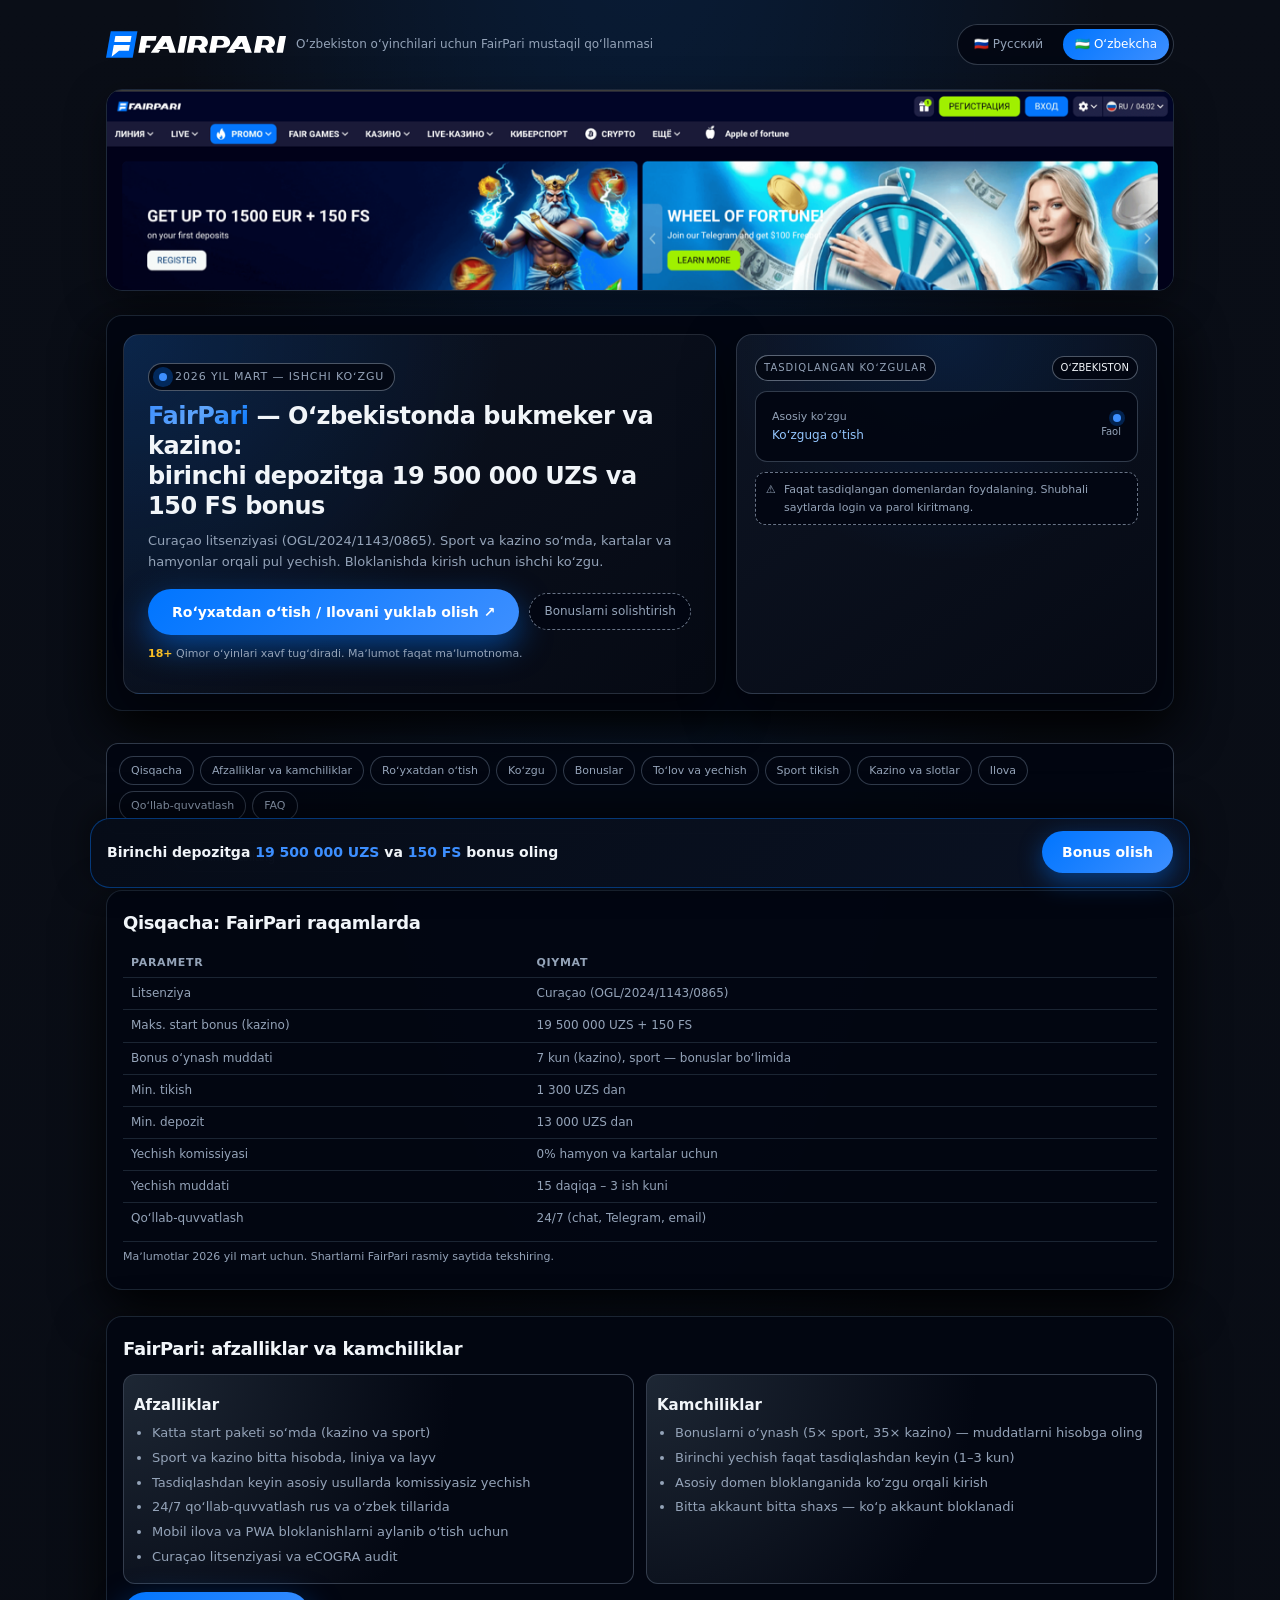
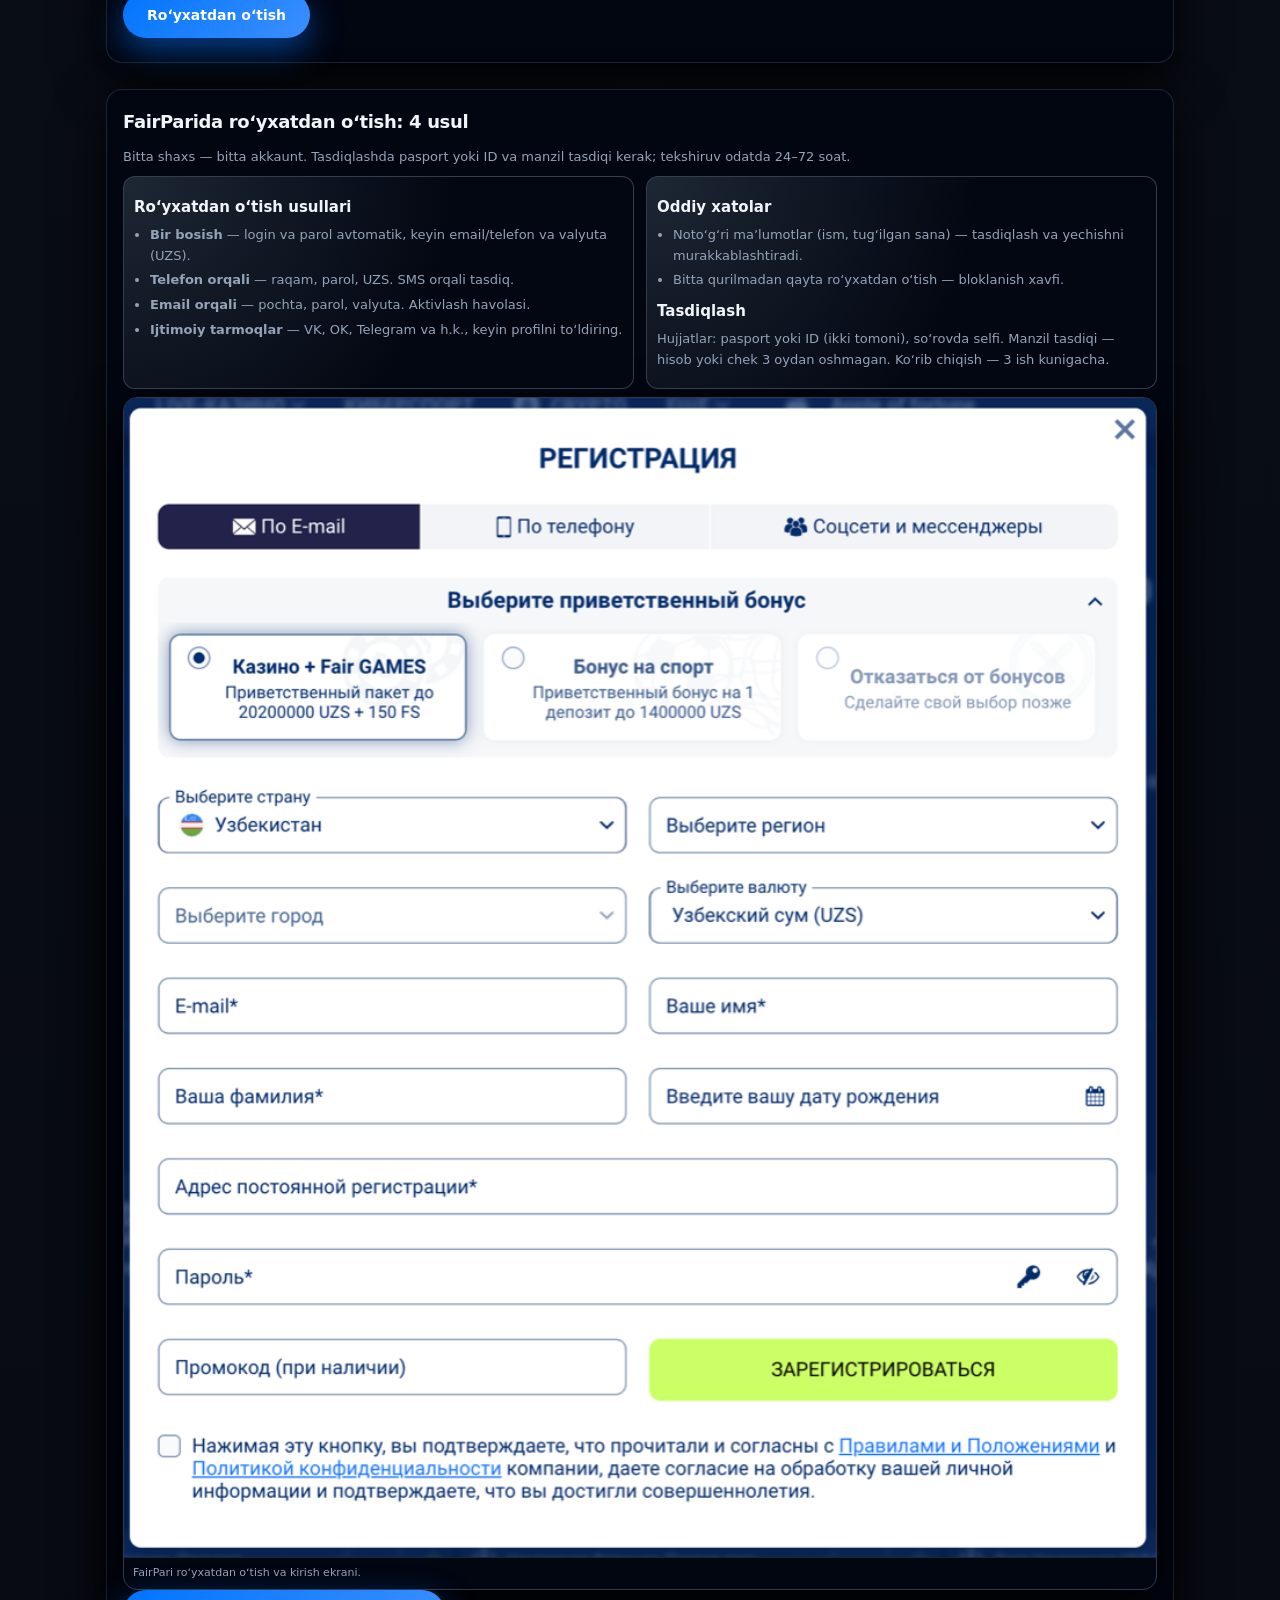
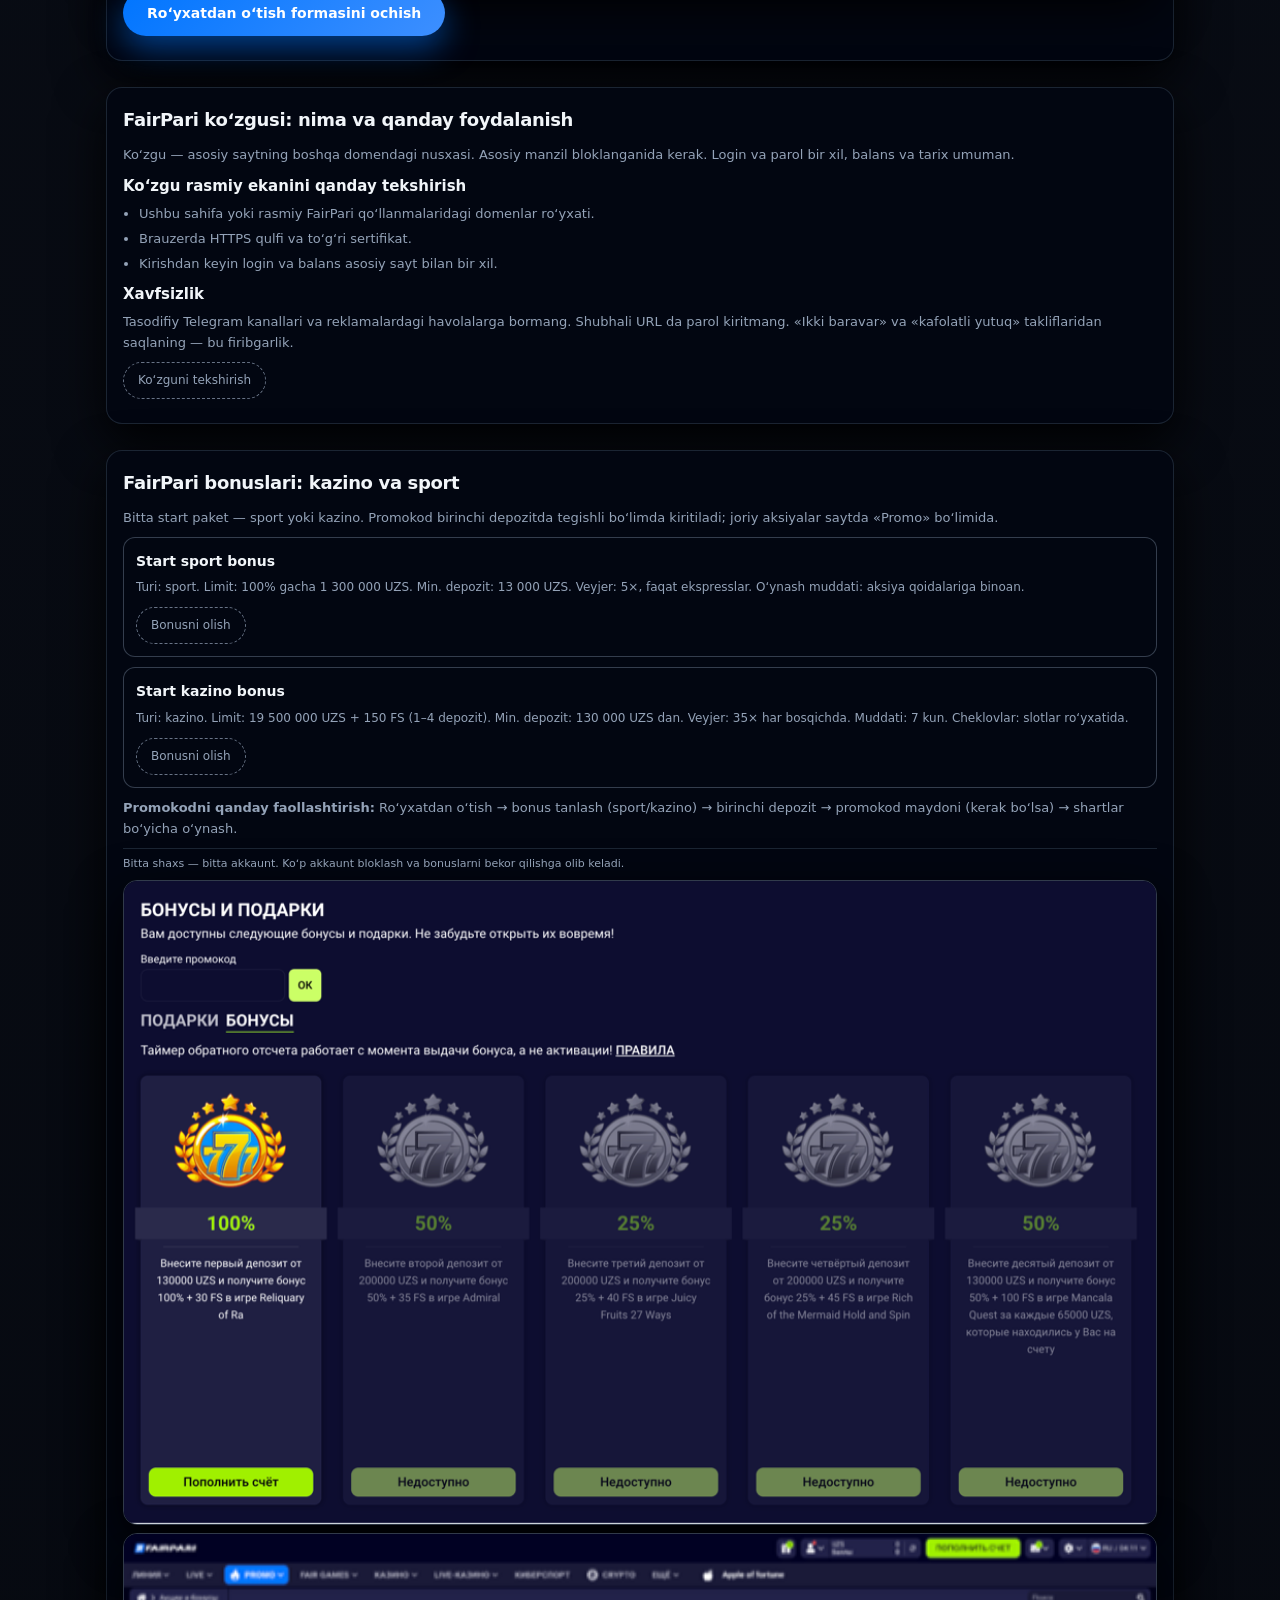
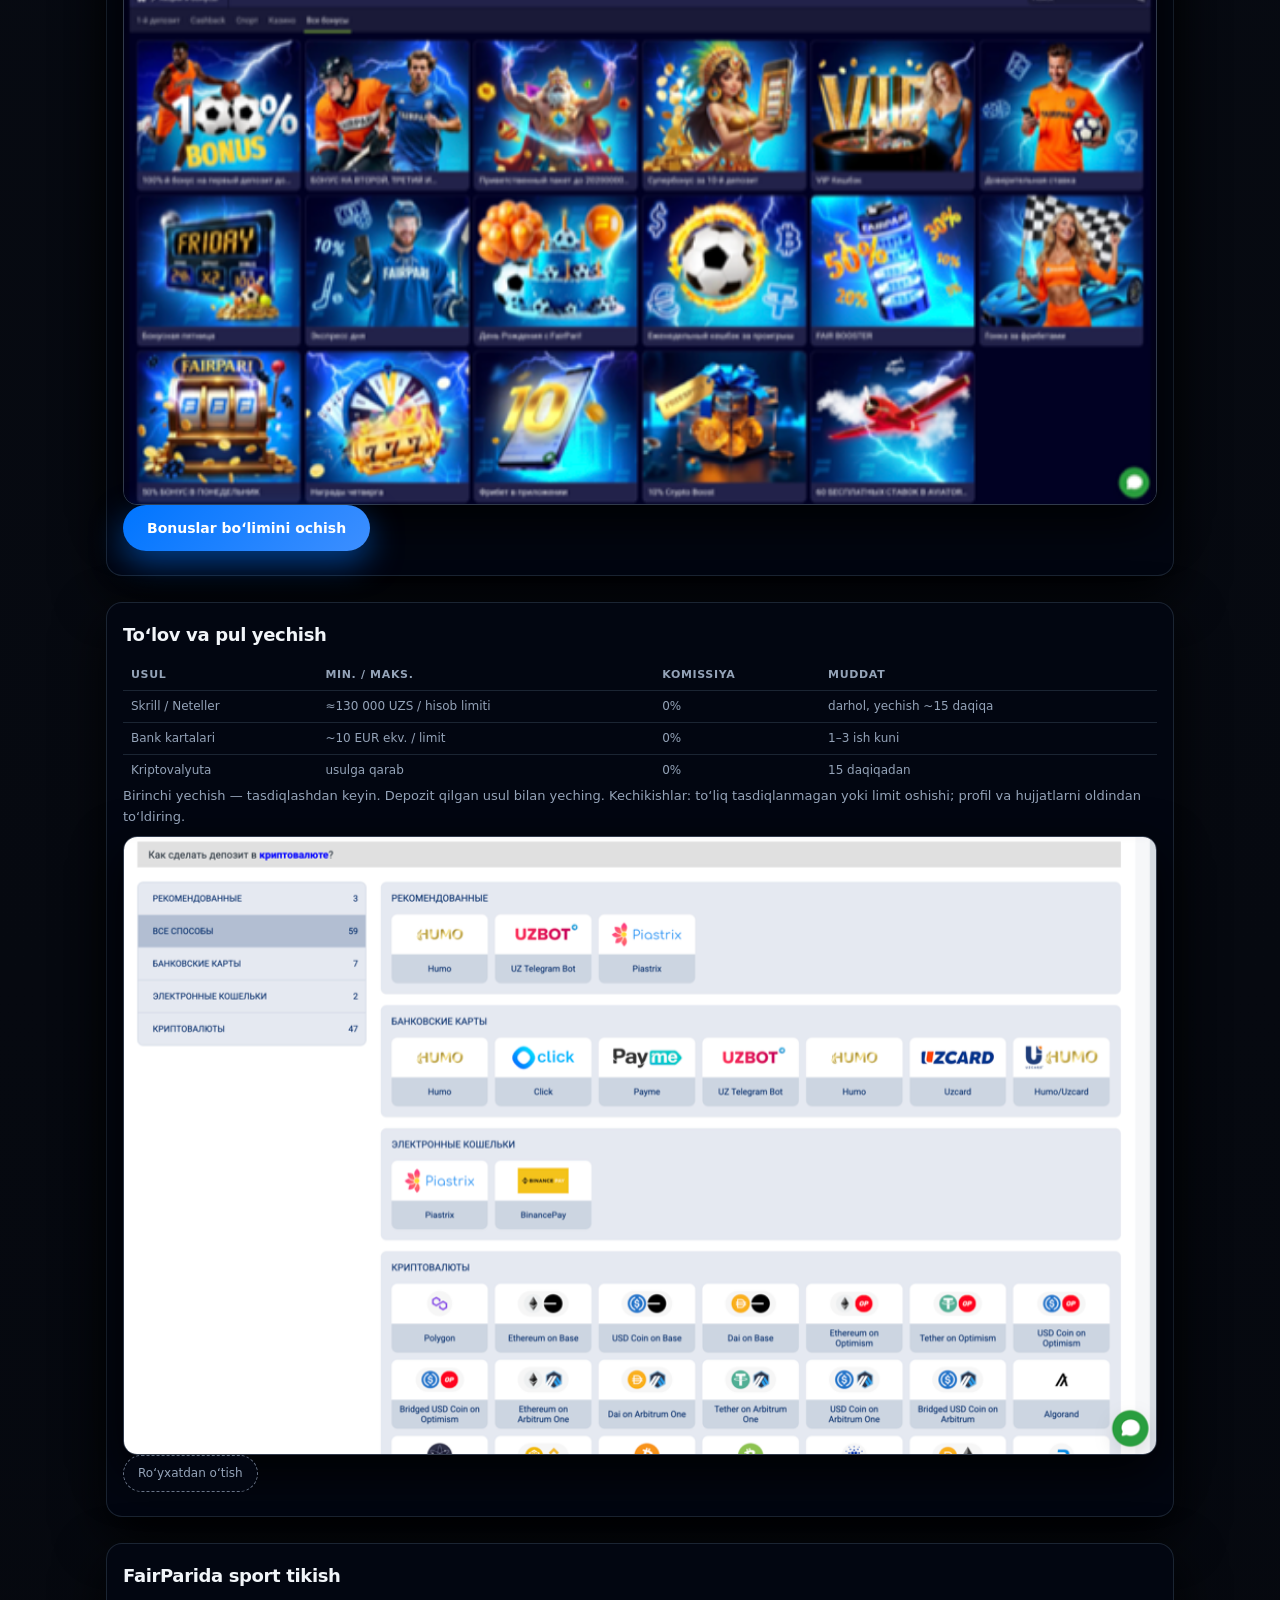
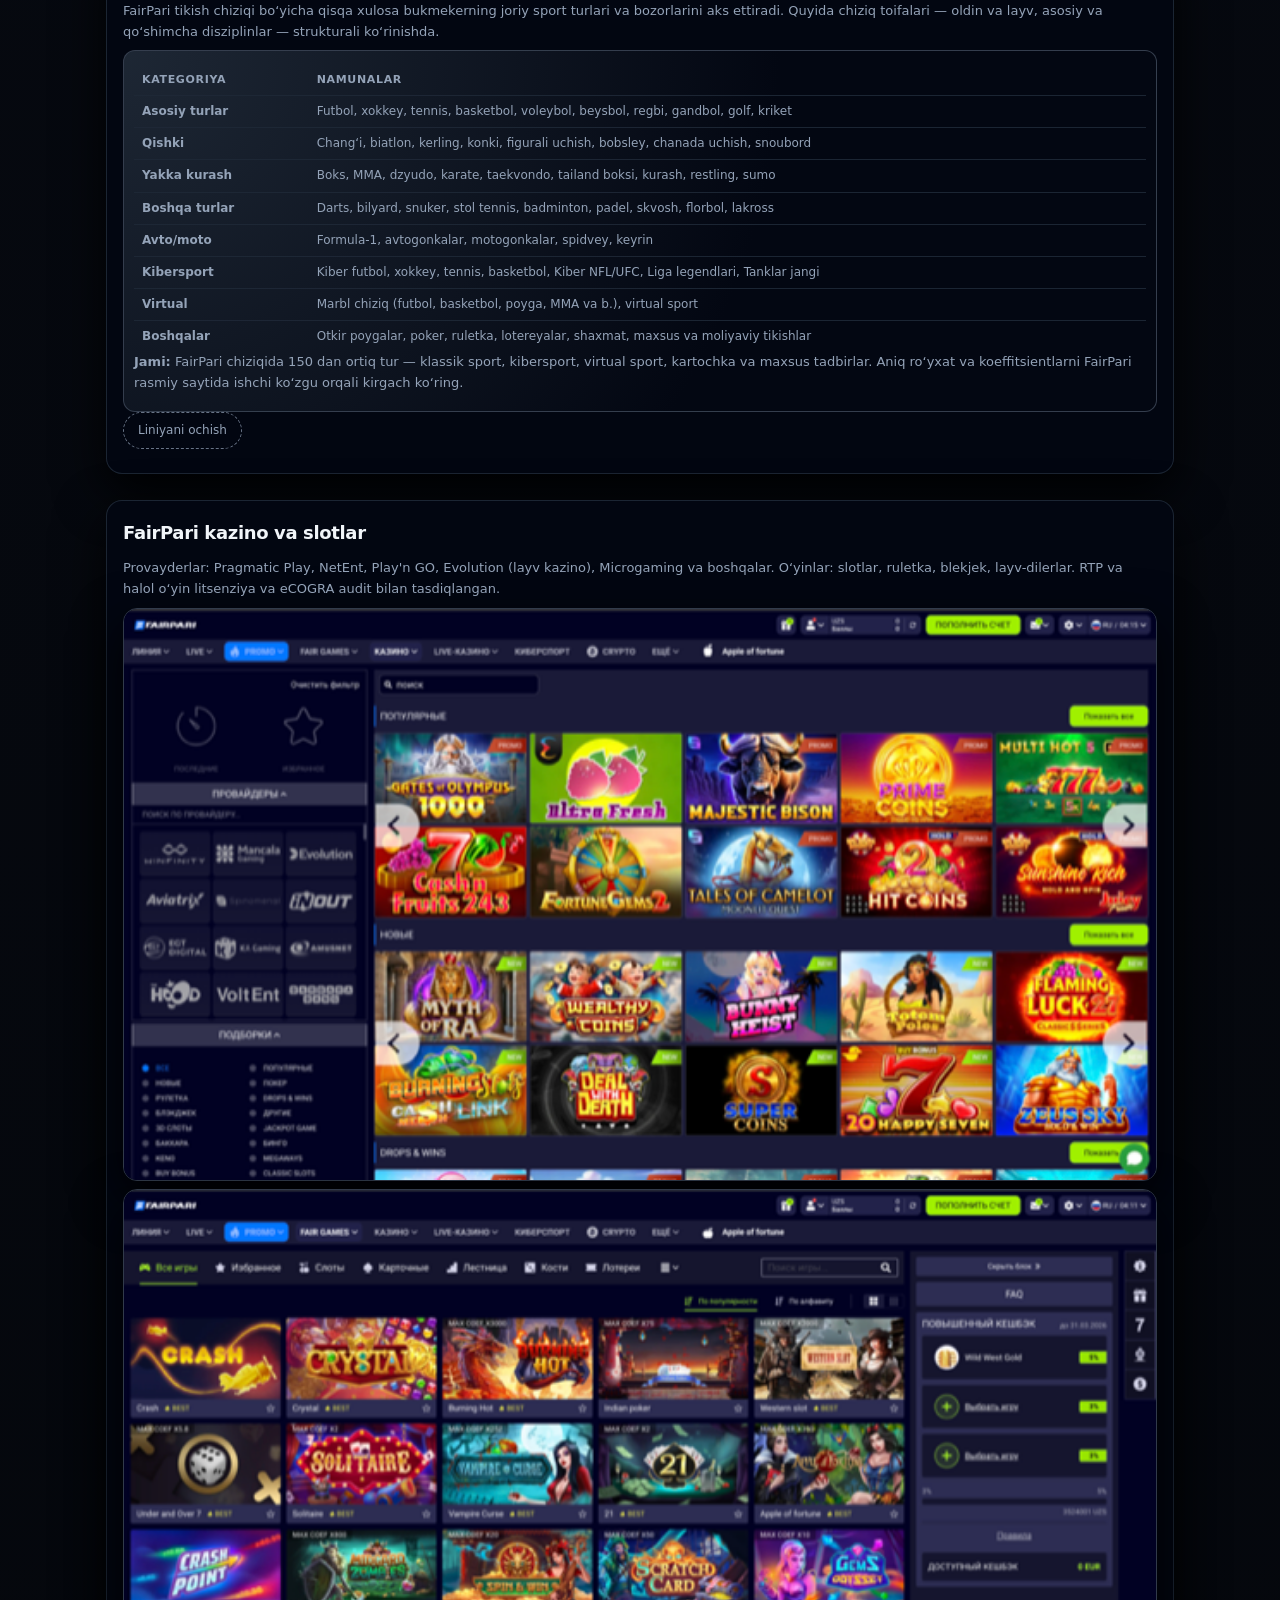
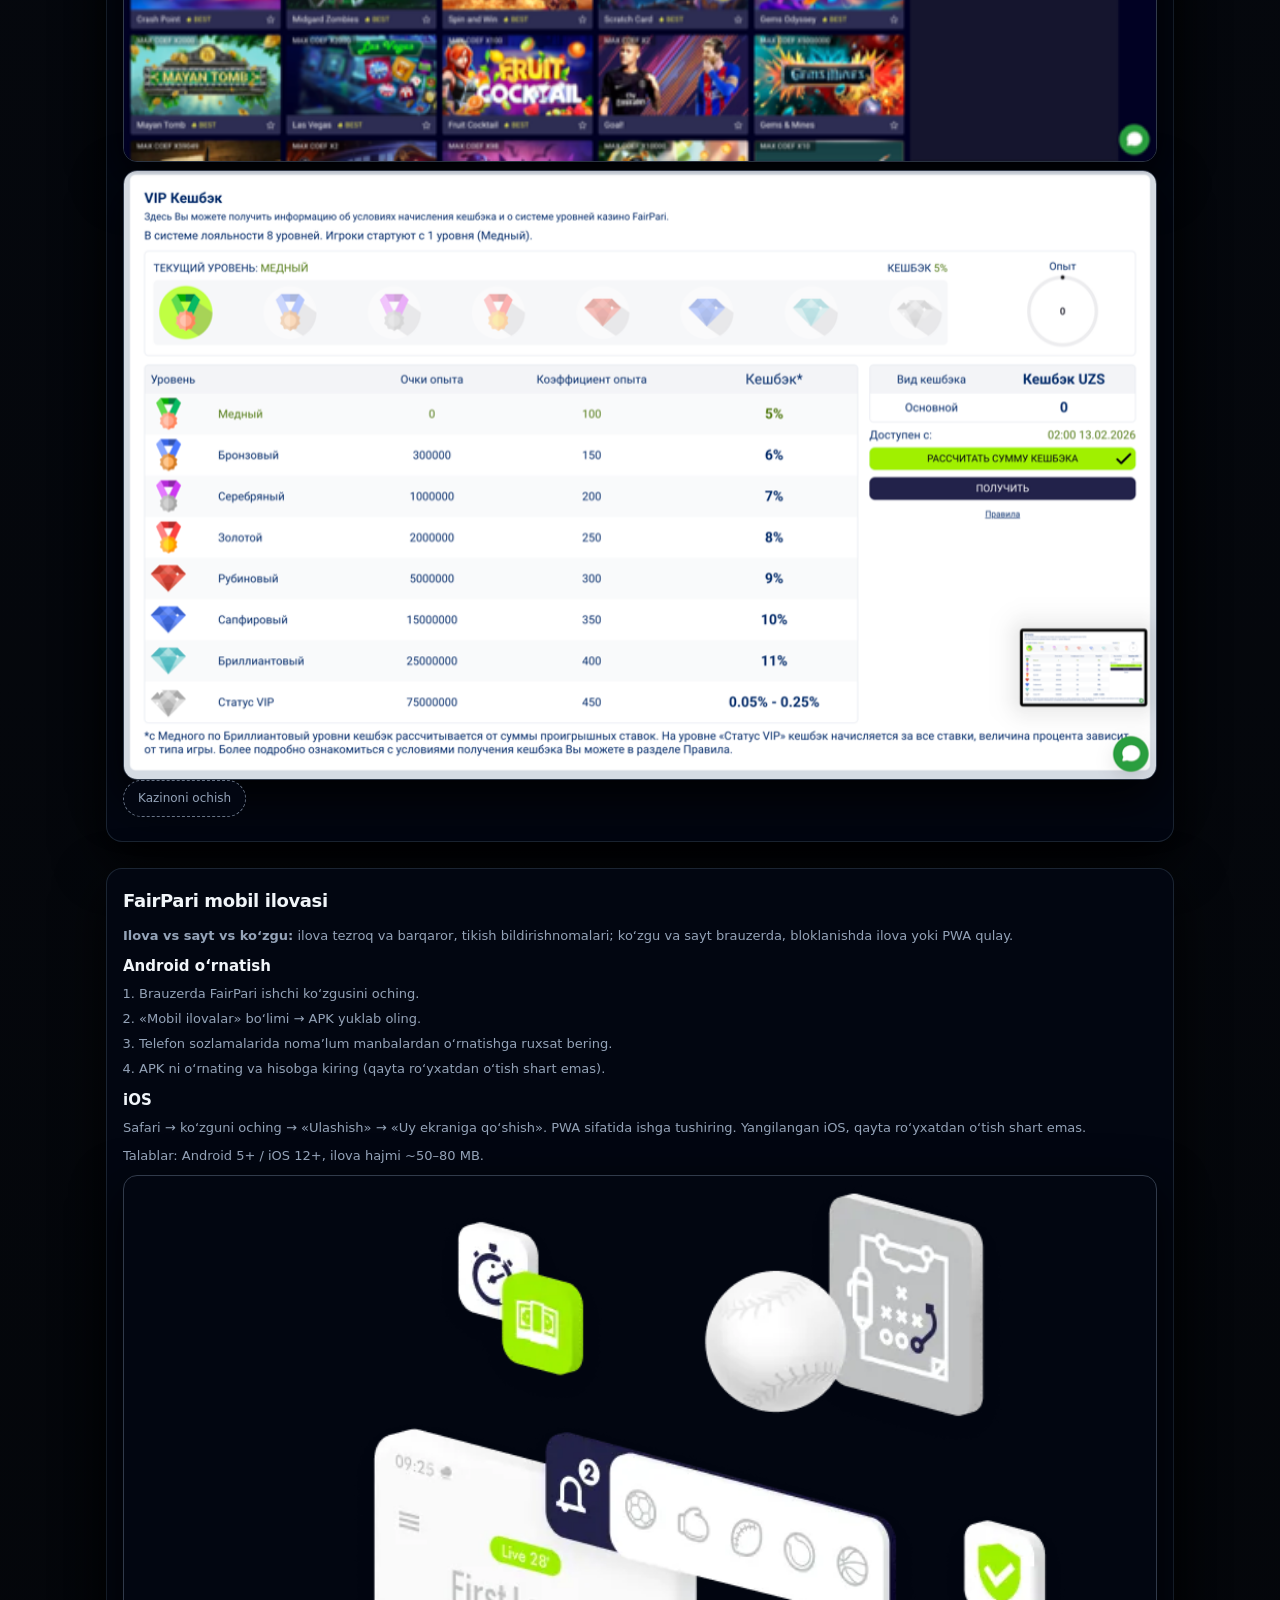
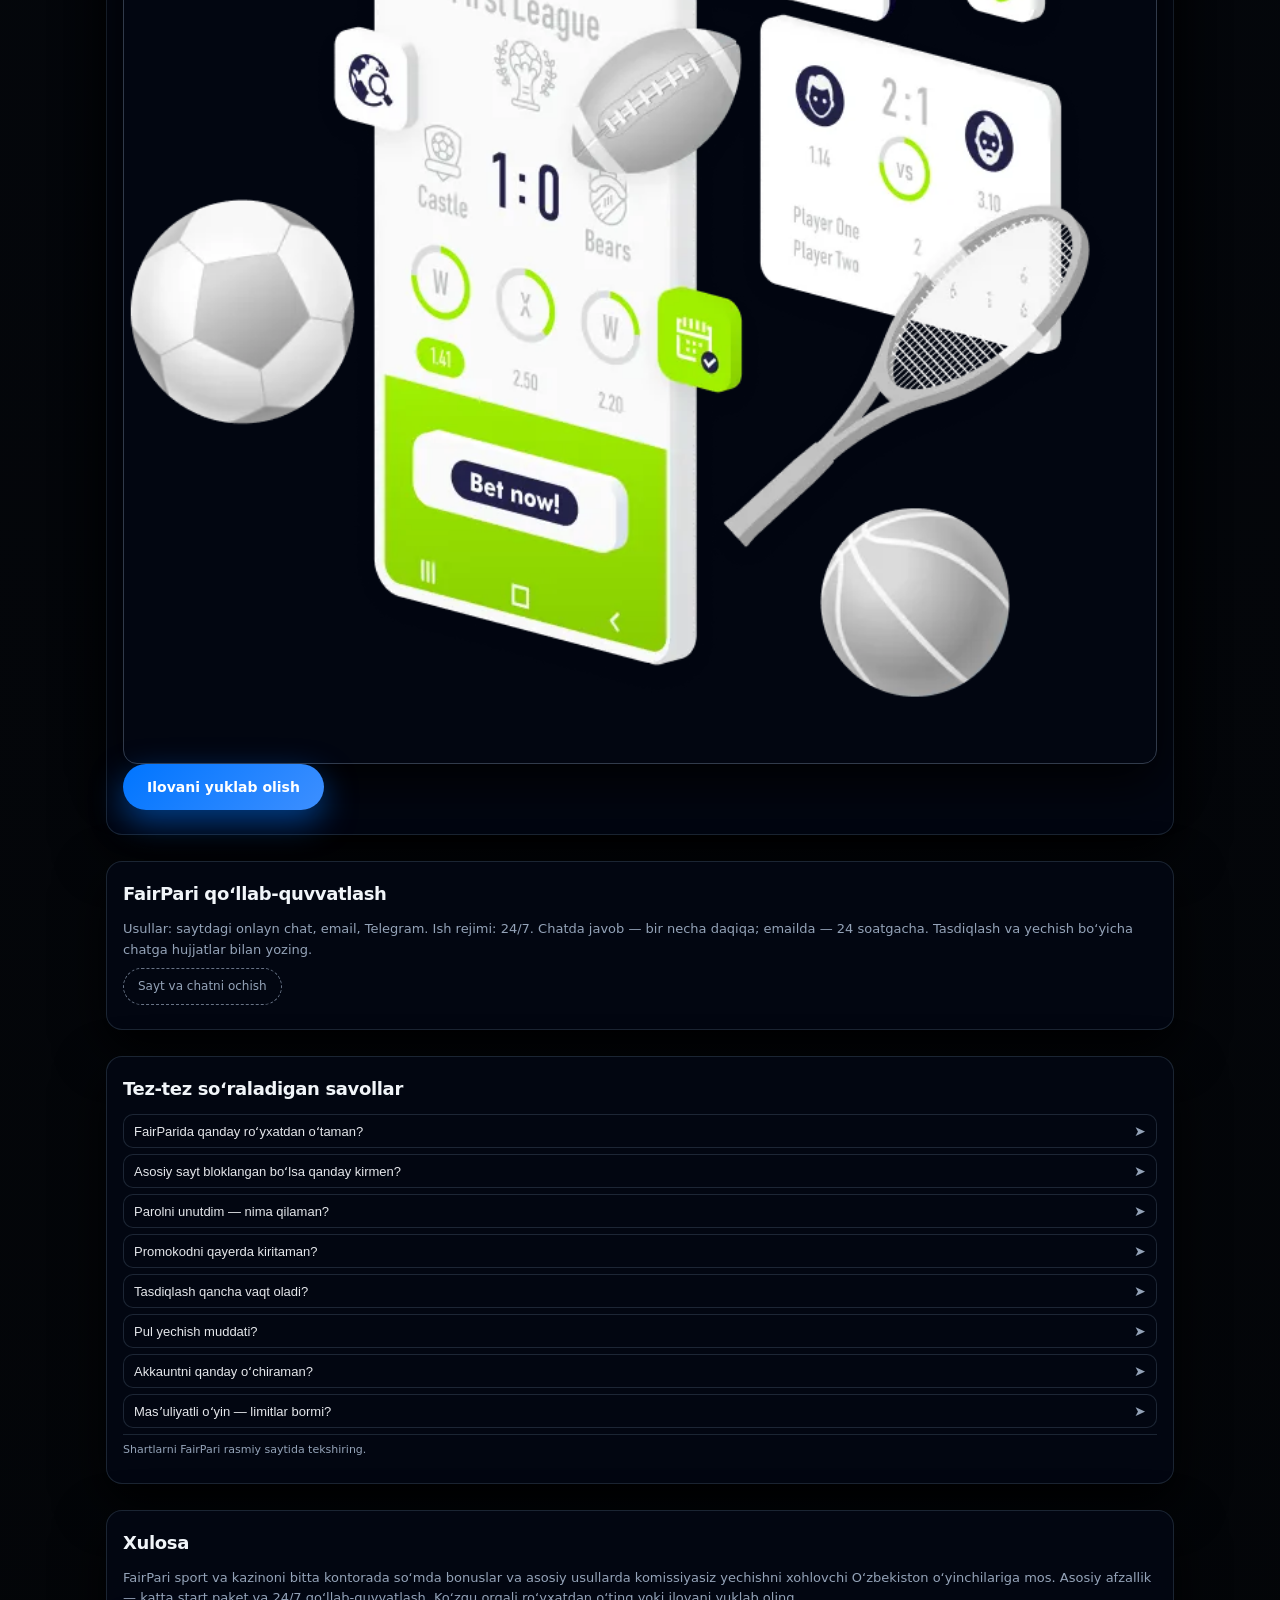
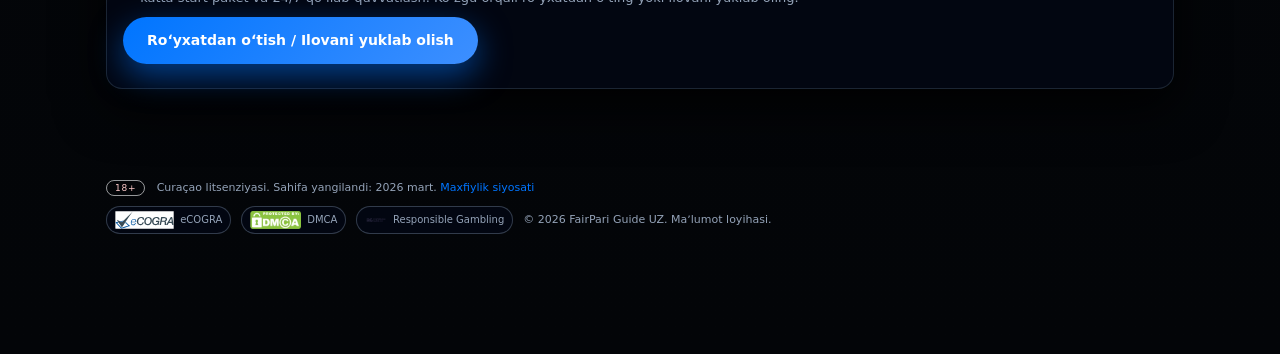
<file: uz-uz/index.html>
<!DOCTYPE html>
<html lang="uz">
<head>
  <meta charset="UTF-8">
  <meta name="viewport" content="width=device-width, initial-scale=1">
  <title>FairPari Oʻzbekiston — bukmeker va kazino: kirish, koʻzgu, bonuslar 2026</title>
  <meta name="description" content="FairPari Oʻzbekistonda: ishchi koʻzgu, roʻyxatdan oʻtish, 19 500 000 UZS va 150 FS bonus, sport tikish, pul yechish. Curaçao litsenziyasi. Rus va oʻzbek.">
  <meta name="robots" content="index,follow">
  <link rel="canonical" href="" id="canonical-url">
  <link rel="alternate" hreflang="ru" href="" id="hreflang-ru">
  <link rel="alternate" hreflang="uz" href="" id="hreflang-uz">
  <link rel="alternate" hreflang="x-default" href="" id="hreflang-default">
  <meta property="og:type" content="website">
  <meta property="og:title" content="FairPari Oʻzbekiston — bukmeker va kazino, koʻzgu va bonuslar">
  <meta property="og:description" content="Oʻzbekiston uchun FairPari: koʻzgu orqali kirish, UZS bonuslar, mobil ilova va xavfsiz toʻlovlar.">
  <meta property="og:locale" content="uz_UZ">
  <meta property="og:locale:alternate" content="ru_RU">
  <meta property="og:image" content="" id="og-image">
  <meta property="og:url" content="" id="og-url">
  <meta name="twitter:card" content="summary_large_image">
  <meta name="twitter:title" content="FairPari Oʻzbekiston — kirish, koʻzgu, bonuslar 2026">
  <script>window.REF_LINK = 'https://ref.link';</script>
  <style>
    :root {
      --bg: #0a0e17;
      --bg-alt: #0d1220;
      --accent: #0075FF;
      --accent-strong: #3d8fff;
      --accent-soft: rgba(0, 117, 255, 0.15);
      --text: #f1f5f9;
      --muted: #94a3b8;
      --border: #1e293b;
      --danger: #f97373;
      --radius-lg: 16px;
      --radius-md: 12px;
      --shadow-soft: 0 20px 50px rgba(0, 0, 0, 0.5);
      --max-width: 1100px;
    }
    * { box-sizing: border-box; margin: 0; padding: 0; }
    body {
      font-family: system-ui, -apple-system, BlinkMacSystemFont, "Segoe UI", sans-serif;
      background: radial-gradient(ellipse 80% 50% at 50% -10%, rgba(0, 117, 255, 0.2) 0, transparent 50%), linear-gradient(180deg, #0a0e17 0, #060910 50%, #030508 100%);
      color: var(--text);
      line-height: 1.6;
      -webkit-font-smoothing: antialiased;
    }
    a { color: inherit; text-decoration: none; }
    main { max-width: var(--max-width); margin: 0 auto; padding: 24px 16px 64px; }
    header { display: flex; justify-content: space-between; align-items: center; margin-bottom: 24px; gap: 16px; }
    .header-banner-desk {
      display: none;
      width: 100%;
      margin-bottom: 24px;
      border-radius: 16px;
      overflow: hidden;
      border: 1px solid var(--border);
      box-shadow: 0 12px 40px rgba(0, 0, 0, 0.4);
    }
    .header-banner-desk img { display: block; width: 100%; height: 200px; object-fit: cover; object-position: center top; }
    .header-banner-mob {
      display: none;
      width: 100%;
      margin-bottom: 20px;
      border-radius: 14px;
      overflow: hidden;
      border: 1px solid var(--border);
      text-align: center;
    }
    .header-banner-mob img {
      display: inline-block;
      width: 100%;
      max-width: 380px;
      height: 200px;
      object-fit: cover;
      object-position: center 18%;
    }
    .logo { display: flex; align-items: center; gap: 10px; }
    .logo-link { display: flex; align-items: center; }
    .logo-img { height: 38px; width: auto; max-width: 180px; object-fit: contain; display: block; }
    .logo-text { display: flex; flex-direction: column; gap: 4px; }
    .logo-subtitle { font-size: 12px; color: var(--muted); }
    .lang-switch { display: flex; gap: 8px; background: rgba(3, 7, 18, 0.9); padding: 4px; border-radius: 999px; border: 1px solid rgba(148, 163, 184, 0.32); }
    .lang-btn {
      border: none;
      background: transparent;
      color: var(--muted);
      font-size: 12px;
      padding: 6px 12px;
      border-radius: 999px;
      cursor: pointer;
      display: inline-flex;
      align-items: center;
      gap: 6px;
      font-weight: 500;
      text-decoration: none;
      transition: all 0.18s ease-out;
    }
    .lang-btn.active, .lang-btn:hover { background: linear-gradient(135deg, var(--accent), var(--accent-strong)); color: #fff; }
    .hero { display: grid; grid-template-columns: minmax(0, 3.1fr) minmax(0, 2.2fr); gap: 20px; margin-bottom: 32px; align-items: stretch; }
    .hero-text {
      background: radial-gradient(circle at top left, rgba(0, 117, 255, 0.18) 0, transparent 55%), linear-gradient(145deg, rgba(13, 20, 35, 0.98) 0, rgba(6, 10, 20, 0.98) 100%);
      border-radius: var(--radius-lg);
      padding: 28px 24px 22px;
      border: 1px solid rgba(148, 163, 184, 0.2);
      box-shadow: var(--shadow-soft);
    }
    .hero-pill { display: inline-flex; align-items: center; gap: 8px; padding: 4px 10px; border-radius: 999px; background: rgba(3, 7, 18, 0.9); border: 1px solid rgba(148, 163, 184, 0.5); color: var(--muted); font-size: 11px; text-transform: uppercase; letter-spacing: 0.08em; margin-bottom: 10px; }
    .hero-pill-dot { width: 8px; height: 8px; border-radius: 999px; background: var(--accent-strong); box-shadow: 0 0 0 6px rgba(0, 117, 255, 0.3); }
    .hero-title { font-size: 24px; line-height: 1.25; margin-bottom: 10px; letter-spacing: -0.02em; }
    .hero-title span.accent { background: linear-gradient(135deg, var(--accent-strong) 0, #60a5fa 50%, var(--accent) 100%); -webkit-background-clip: text; color: transparent; font-weight: 800; }
    .hero-subtitle { font-size: 13px; color: var(--muted); margin-bottom: 16px; }
    .hero-actions { display: flex; flex-wrap: wrap; gap: 10px; align-items: center; }
    .btn-primary {
      border: none;
      border-radius: 999px;
      padding: 12px 24px;
      font-size: 14px;
      font-weight: 600;
      background: linear-gradient(135deg, var(--accent), var(--accent-strong));
      color: #fff;
      cursor: pointer;
      display: inline-flex;
      align-items: center;
      gap: 8px;
      box-shadow: 0 12px 32px rgba(0, 117, 255, 0.5);
      transition: all 0.2s ease-out;
      text-decoration: none;
    }
    .btn-primary:hover { transform: translateY(-2px); box-shadow: 0 16px 40px rgba(0, 117, 255, 0.6); }
    .btn-secondary { border-radius: 999px; padding: 8px 14px; font-size: 12px; border: 1px dashed rgba(148, 163, 184, 0.7); background: rgba(3, 7, 18, 0.95); color: var(--muted); display: inline-flex; align-items: center; gap: 6px; cursor: pointer; text-decoration: none; transition: all 0.15s; }
    .btn-secondary:hover { border-style: solid; border-color: rgba(248, 250, 252, 0.8); color: #e5e7eb; }
    .hero-note { margin-top: 10px; font-size: 11px; color: var(--muted); }
    .hero-note span { color: #fbbf24; font-weight: 600; }
    .hero-card {
      background: radial-gradient(circle at top, rgba(0, 117, 255, 0.12) 0, transparent 55%), linear-gradient(145deg, rgba(13, 20, 35, 1) 0, rgba(6, 10, 20, 1) 100%);
      border-radius: var(--radius-lg);
      padding: 20px 18px 18px;
      border: 1px solid rgba(148, 163, 184, 0.25);
      box-shadow: var(--shadow-soft);
      display: flex;
      flex-direction: column;
      gap: 10px;
    }
    .hero-card-header { display: flex; justify-content: space-between; align-items: center; gap: 12px; }
    .badge { font-size: 10px; text-transform: uppercase; letter-spacing: 0.1em; padding: 4px 8px; border-radius: 999px; border: 1px solid rgba(148, 163, 184, 0.6); color: var(--muted); background: rgba(3, 7, 18, 0.9); }
    .geo-pill { padding: 3px 8px; border-radius: 999px; background: rgba(3, 7, 18, 0.95); border: 1px solid rgba(148, 163, 184, 0.5); font-size: 10px; text-transform: uppercase; }
    .mirror-list { background: rgba(3, 7, 18, 0.96); border-radius: var(--radius-md); border: 1px solid rgba(55, 65, 81, 0.9); padding: 10px; font-size: 11px; }
    .mirror-row { display: flex; justify-content: space-between; align-items: center; gap: 8px; padding: 6px; border-radius: 10px; transition: background 0.15s; }
    .mirror-row:hover { background: rgba(0, 117, 255, 0.1); }
    .mirror-main { display: flex; flex-direction: column; }
    .mirror-label { font-size: 11px; color: var(--muted); }
    .mirror-link { font-size: 12px; color: #93c5fd; }
    .mirror-status { font-size: 11px; color: #4ade80; display: flex; flex-direction: column; align-items: flex-end; gap: 2px; }
    .mirror-dot { width: 8px; height: 8px; border-radius: 999px; background: var(--accent-strong); box-shadow: 0 0 0 4px rgba(0, 117, 255, 0.25); }
    .pill-small { font-size: 10px; color: var(--muted); }
    .risk-note { font-size: 11px; color: var(--muted); padding: 8px 10px; border-radius: 10px; background: rgba(3, 7, 18, 0.96); border: 1px dashed rgba(148, 163, 184, 0.7); display: flex; gap: 8px; align-items: flex-start; }
    nav.toc { margin-bottom: 8px; padding: 12px; border-radius: var(--radius-md); background: rgba(3, 7, 18, 0.94); border: 1px solid rgba(55, 65, 81, 0.9); display: flex; flex-wrap: wrap; gap: 6px; font-size: 11px; }
    nav.toc a { padding: 5px 11px; border-radius: 999px; background: rgba(3, 7, 18, 0.98); border: 1px solid rgba(55, 65, 81, 0.9); color: var(--muted); transition: all 0.15s; white-space: nowrap; }
    nav.toc a:hover { color: var(--text); border-color: rgba(0, 117, 255, 0.5); background: rgba(0, 117, 255, 0.08); }
    .anchor-select { margin-bottom: 18px; display: flex; align-items: center; gap: 8px; font-size: 12px; color: var(--muted); }
    .anchor-select select { background: rgba(3, 7, 18, 0.95); border-radius: 999px; border: 1px solid rgba(55, 65, 81, 0.9); color: var(--muted); padding: 6px 10px; font-size: 12px; outline: none; min-width: 220px; }
    section { margin-bottom: 26px; padding: 18px 16px 16px; border-radius: var(--radius-lg); background: rgba(3, 7, 18, 0.97); border: 1px solid rgba(31, 41, 55, 0.9); box-shadow: 0 18px 50px rgba(0, 0, 0, 0.9); }
    h2 { font-size: 18px; margin-bottom: 10px; letter-spacing: -0.02em; }
    h3 { font-size: 15px; margin: 8px 0 6px; }
    p { font-size: 13px; color: var(--muted); margin-bottom: 8px; }
    ul, ol { margin-left: 16px; margin-bottom: 6px; }
    li { font-size: 13px; color: var(--muted); margin-bottom: 4px; }
    .highlight { color: #e2e8f0; font-weight: 500; }
    .grid-2 { display: grid; grid-template-columns: repeat(2, minmax(0, 1fr)); gap: 12px; }
    .card { padding: 10px 10px 9px; border-radius: var(--radius-md); border: 1px solid rgba(55, 65, 81, 0.95); background: radial-gradient(circle at top left, rgba(31, 41, 55, 0.95) 0, rgba(3, 7, 18, 1) 60%); }
    .table { width: 100%; border-collapse: collapse; font-size: 12px; margin-top: 4px; }
    .table th, .table td { padding: 6px 8px; border-bottom: 1px solid rgba(31, 41, 55, 0.9); text-align: left; color: var(--muted); }
    .table th { font-size: 11px; text-transform: uppercase; letter-spacing: 0.06em; color: #94a3b8; }
    .table tr:last-child td { border-bottom: none; }
    .table-emoji { margin-bottom: 4px; }
    .screenshot { margin-top: 8px; border-radius: 14px; overflow: hidden; border: 1px solid rgba(55, 65, 81, 0.9); box-shadow: 0 18px 50px rgba(0, 0, 0, 0.9); }
    .screenshot img { display: block; width: 100%; height: auto; }
    .screenshot figcaption { font-size: 11px; color: var(--muted); padding: 6px 9px 7px; border-top: 1px solid rgba(31, 41, 55, 0.9); }
    .pros-cons { display: grid; grid-template-columns: repeat(2, minmax(0, 1fr)); gap: 12px; }
    .pros-cons h3 { margin-bottom: 6px; }
    .pros-cons ul { margin-left: 18px; }
    .bonus-card { padding: 12px; border-radius: var(--radius-md); border: 1px solid rgba(55, 65, 81, 0.95); background: rgba(3, 7, 18, 0.98); margin-bottom: 10px; }
    .bonus-card h4 { font-size: 14px; margin-bottom: 6px; }
    .bonus-card p { font-size: 12px; margin-bottom: 4px; }
    .faq-item { border-radius: 10px; border: 1px solid rgba(31, 41, 55, 0.95); background: rgba(3, 7, 18, 0.99); margin-bottom: 6px; overflow: hidden; transition: border-color 0.15s, box-shadow 0.15s; }
    .faq-item.open { border-color: rgba(0, 117, 255, 0.5); box-shadow: 0 12px 30px rgba(0, 117, 255, 0.25); }
    .faq-toggle { width: 100%; border: none; background: transparent; padding: 8px 10px; display: flex; justify-content: space-between; align-items: center; cursor: pointer; color: #e5e7eb; font-size: 13px; text-align: left; }
    .faq-q { padding-right: 8px; font-weight: 500; }
    .faq-icon { font-size: 14px; color: var(--muted); transition: transform 0.15s; }
    .faq-item.open .faq-icon { transform: rotate(90deg); color: var(--accent); }
    .faq-a-wrap { max-height: 0; overflow: hidden; transition: max-height 0.22s ease-out; }
    .faq-item.open .faq-a-wrap { max-height: 400px; }
    .faq-a { padding: 0 10px 8px; font-size: 13px; color: var(--muted); }
    .disclaimer { font-size: 11px; color: var(--muted); margin-top: 6px; border-top: 1px solid rgba(31, 41, 55, 0.9); padding-top: 6px; }
    footer { max-width: var(--max-width); margin: 0 auto; padding: 0 16px 32px; font-size: 11px; color: var(--muted); display: flex; justify-content: space-between; gap: 10px; flex-wrap: wrap; align-items: center; }
    .badge-age { border-radius: 999px; padding: 2px 8px; border: 1px solid rgba(248, 250, 252, 0.6); color: #fecaca; text-transform: uppercase; letter-spacing: 0.08em; font-size: 9px; }
    .footer-logos { display: flex; align-items: center; gap: 10px; flex-wrap: wrap; }
    .footer-logo { display: inline-flex; align-items: center; justify-content: center; padding: 4px 8px; border-radius: 999px; border: 1px solid rgba(55, 65, 81, 0.9); background: rgba(3, 7, 18, 0.98); gap: 6px; color: inherit; text-decoration: none; }
    .footer-logo img { height: 18px; width: auto; display: block; }
    .footer-logo span { font-size: 10px; color: var(--muted); }
    .footer-privacy { color: var(--accent); }
    .footer-privacy:hover { text-decoration: underline; }
    .sticky-banner {
      position: fixed;
      bottom: 12px;
      left: 12px;
      right: 12px;
      z-index: 1000;
      max-width: var(--max-width);
      margin: 0 auto;
      display: flex;
      align-items: center;
      justify-content: space-between;
      gap: 16px;
      padding: 12px 16px 14px;
      background: linear-gradient(135deg, rgba(6, 12, 24, 0.98) 0, rgba(10, 18, 35, 0.98) 100%);
      border: 1px solid rgba(0, 117, 255, 0.4);
      border-radius: 20px;
      box-shadow: 0 -8px 32px rgba(0, 0, 0, 0.5);
    }
    .sticky-banner-title { font-size: 14px; font-weight: 700; color: var(--text); }
    .sticky-banner-title span { color: var(--accent-strong); }
    .sticky-banner .btn-banner {
      flex-shrink: 0;
      border: none;
      border-radius: 999px;
      padding: 10px 20px;
      font-size: 14px;
      font-weight: 600;
      background: linear-gradient(135deg, var(--accent), var(--accent-strong));
      color: #fff;
      cursor: pointer;
      text-decoration: none;
      display: inline-flex;
      align-items: center;
      box-shadow: 0 8px 24px rgba(0, 117, 255, 0.45);
    }
    .sticky-banner .btn-banner:hover { transform: translateY(-1px); }
    body { padding-bottom: 88px; }
    @media (min-width: 881px) { .header-banner-desk { display: block; } }
    @media (max-width: 880px) { .hero { grid-template-columns: minmax(0, 1fr); } .header-banner-desk { display: none; } }
    @media (max-width: 640px) {
      main { padding: 20px 12px 40px; }
      header { flex-direction: column; align-items: flex-start; }
      .header-banner-mob { display: block; }
      .grid-2, .pros-cons { grid-template-columns: minmax(0, 1fr); }
      section { padding: 14px 12px 12px; }
      .sticky-banner { flex-direction: column; text-align: center; padding: 14px 16px; border-radius: 18px; }
      body { padding-bottom: 100px; }
    }
  </style>
</head>
<body>
  <main>
    <header>
      <div class="logo">
        <a href="#" class="logo-link ref-link" aria-label="FairPari">
          <img src="../logo.svg" alt="FairPari — Oʻzbekiston uchun bukmeker va kazino" class="logo-img" width="140" height="42" loading="eager">
        </a>
        <div class="logo-text">
          <span class="logo-subtitle">Oʻzbekiston oʻyinchilari uchun FairPari mustaqil qoʻllanmasi</span>
        </div>
      </div>
      <nav class="lang-switch" aria-label="Tilni tanlash">
        <a href="../ru-uz/" class="lang-btn">🇷🇺 Русский</a>
        <span class="lang-btn active">🇺🇿 Oʻzbekcha</span>
      </nav>
    </header>
    <div class="header-banner-desk">
      <img src="../screens/home.png" alt="FairPari bosh sahifasi — Oʻzbekiston uchun bukmeker va kazino" width="1100" height="200" loading="eager">
    </div>
    <div class="header-banner-mob">
      <img src="../screens/home-mob.png" alt="FairPari — mobil versiya" width="380" height="200" loading="eager">
    </div>

    <!-- 1. HERO -->
    <section class="hero">
      <div class="hero-text">
        <div class="hero-pill">
          <span class="hero-pill-dot"></span>
          2026 yil mart — ishchi koʻzgu
        </div>
        <h1 class="hero-title">
          <span class="accent">FairPari</span> — Oʻzbekistonda bukmeker va kazino:<br>
          birinchi depozitga 19 500 000 UZS va 150 FS bonus
        </h1>
        <p class="hero-subtitle">
          Curaçao litsenziyasi (OGL/2024/1143/0865). Sport va kazino soʻmda, kartalar va hamyonlar orqali pul yechish. Bloklanishda kirish uchun ishchi koʻzgu.
        </p>
        <div class="hero-actions">
          <a href="#" class="btn-primary ref-link" rel="noopener nofollow sponsored">Roʻyxatdan oʻtish / Ilovani yuklab olish ↗</a>
          <a href="#bonuses" class="btn-secondary">Bonuslarni solishtirish</a>
        </div>
        <p class="hero-note"><span>18+</span> Qimor oʻyinlari xavf tugʻdiradi. Maʼlumot faqat maʼlumotnoma.</p>
      </div>
      <aside class="hero-card" aria-label="FairPari koʻzgulari">
        <div class="hero-card-header">
          <span class="badge">Tasdiqlangan koʻzgular</span>
          <span class="geo-pill">Oʻzbekiston</span>
        </div>
        <div class="mirror-list">
          <div class="mirror-row">
            <div class="mirror-main">
              <span class="mirror-label">Asosiy koʻzgu</span>
              <a class="mirror-link ref-link" href="#" rel="noopener nofollow sponsored">Koʻzguga oʻtish</a>
            </div>
            <div class="mirror-status"><span class="mirror-dot"></span><span class="pill-small">Faol</span></div>
          </div>
        </div>
        <div class="risk-note">
          <span>⚠️</span>
          <span>Faqat tasdiqlangan domenlardan foydalaning. Shubhali saytlarda login va parol kiritmang.</span>
        </div>
      </aside>
    </section>

    <nav class="toc" aria-label="Navigatsiya">
      <a href="#summary">Qisqacha</a>
      <a href="#pros-cons">Afzalliklar va kamchiliklar</a>
      <a href="#registration">Roʻyxatdan oʻtish</a>
      <a href="#mirror">Koʻzgu</a>
      <a href="#bonuses">Bonuslar</a>
      <a href="#payments">Toʻlov va yechish</a>
      <a href="#sport">Sport tikish</a>
      <a href="#casino">Kazino va slotlar</a>
      <a href="#mobile">Ilova</a>
      <a href="#support">Qoʻllab-quvvatlash</a>
      <a href="#faq">FAQ</a>
    </nav>
    <div class="anchor-select">
      <label for="section-select">Tez oʻtish:</label>
      <select id="section-select">
        <option value="">Boʻlimni tanlang</option>
        <option value="summary">Qisqacha</option>
        <option value="pros-cons">Afzalliklar va kamchiliklar</option>
        <option value="registration">Roʻyxatdan oʻtish</option>
        <option value="mirror">Koʻzgu</option>
        <option value="bonuses">Bonuslar</option>
        <option value="payments">Toʻlov va yechish</option>
        <option value="sport">Sport tikish</option>
        <option value="casino">Kazino va slotlar</option>
        <option value="mobile">Ilova</option>
        <option value="support">Qoʻllab-quvvatlash</option>
        <option value="faq">FAQ</option>
      </select>
    </div>

    <!-- 2. Сводная таблица -->
    <section id="summary">
      <h2>Qisqacha: FairPari raqamlarda</h2>
      <table class="table">
        <thead>
          <tr><th>Parametr</th><th>Qiymat</th></tr>
        </thead>
        <tbody>
          <tr><td>Litsenziya</td><td>Curaçao (OGL/2024/1143/0865)</td></tr>
          <tr><td>Maks. start bonus (kazino)</td><td>19 500 000 UZS + 150 FS</td></tr>
          <tr><td>Bonus oʻynash muddati</td><td>7 kun (kazino), sport — bonuslar boʻlimida</td></tr>
          <tr><td>Min. tikish</td><td>1 300 UZS dan</td></tr>
          <tr><td>Min. depozit</td><td>13 000 UZS dan</td></tr>
          <tr><td>Yechish komissiyasi</td><td>0% hamyon va kartalar uchun</td></tr>
          <tr><td>Yechish muddati</td><td>15 daqiqa – 3 ish kuni</td></tr>
          <tr><td>Qoʻllab-quvvatlash</td><td>24/7 (chat, Telegram, email)</td></tr>
        </tbody>
      </table>
      <p class="disclaimer">Maʼlumotlar 2026 yil mart uchun. Shartlarni FairPari rasmiy saytida tekshiring.</p>
    </section>

    <!-- 3. Плюсы и минусы -->
    <section id="pros-cons">
      <h2>FairPari: afzalliklar va kamchiliklar</h2>
      <div class="pros-cons">
        <div class="card">
          <h3>Afzalliklar</h3>
          <ul>
            <li>Katta start paketi soʻmda (kazino va sport)</li>
            <li>Sport va kazino bitta hisobda, liniya va layv</li>
            <li>Tasdiqlashdan keyin asosiy usullarda komissiyasiz yechish</li>
            <li>24/7 qoʻllab-quvvatlash rus va oʻzbek tillarida</li>
            <li>Mobil ilova va PWA bloklanishlarni aylanib oʻtish uchun</li>
            <li>Curaçao litsenziyasi va eCOGRA audit</li>
          </ul>
        </div>
        <div class="card">
          <h3>Kamchiliklar</h3>
          <ul>
            <li>Bonuslarni oʻynash (5× sport, 35× kazino) — muddatlarni hisobga oling</li>
            <li>Birinchi yechish faqat tasdiqlashdan keyin (1–3 kun)</li>
            <li>Asosiy domen bloklanganida koʻzgu orqali kirish</li>
            <li>Bitta akkaunt bitta shaxs — koʻp akkaunt bloklanadi</li>
          </ul>
        </div>
      </div>
      <p><a href="#" class="ref-link btn-primary" style="display:inline-flex;margin-top:8px;">Roʻyxatdan oʻtish</a></p>
    </section>

    <!-- 4. Регистрация -->
    <section id="registration">
      <h2>FairParida roʻyxatdan oʻtish: 4 usul</h2>
      <p>Bitta shaxs — bitta akkaunt. Tasdiqlashda pasport yoki ID va manzil tasdiqi kerak; tekshiruv odatda 24–72 soat.</p>
      <div class="grid-2">
        <div class="card">
          <h3>Roʻyxatdan oʻtish usullari</h3>
          <ul>
            <li><strong>Bir bosish</strong> — login va parol avtomatik, keyin email/telefon va valyuta (UZS).</li>
            <li><strong>Telefon orqali</strong> — raqam, parol, UZS. SMS orqali tasdiq.</li>
            <li><strong>Email orqali</strong> — pochta, parol, valyuta. Aktivlash havolasi.</li>
            <li><strong>Ijtimoiy tarmoqlar</strong> — VK, OK, Telegram va h.k., keyin profilni toʻldiring.</li>
          </ul>
        </div>
        <div class="card">
          <h3>Oddiy xatolar</h3>
          <ul>
            <li>Notoʻgʻri maʼlumotlar (ism, tugʻilgan sana) — tasdiqlash va yechishni murakkablashtiradi.</li>
            <li>Bitta qurilmadan qayta roʻyxatdan oʻtish — bloklanish xavfi.</li>
          </ul>
          <h3>Tasdiqlash</h3>
          <p>Hujjatlar: pasport yoki ID (ikki tomoni), soʻrovda selfi. Manzil tasdiqi — hisob yoki chek 3 oydan oshmagan. Koʻrib chiqish — 3 ish kunigacha.</p>
        </div>
      </div>
      <figure class="screenshot">
        <img src="../screens/registration .png" alt="FairPari roʻyxatdan oʻtish va kirish formasi" width="800" height="450" loading="lazy">
        <figcaption>FairPari roʻyxatdan oʻtish va kirish ekrani.</figcaption>
      </figure>
      <p><a href="#" class="ref-link btn-primary" style="display:inline-flex;">Roʻyxatdan oʻtish formasini ochish</a></p>
    </section>

    <!-- 5. Зеркало -->
    <section id="mirror">
      <h2>FairPari koʻzgusi: nima va qanday foydalanish</h2>
      <p>Koʻzgu — asosiy saytning boshqa domendagi nusxasi. Asosiy manzil bloklanganida kerak. Login va parol bir xil, balans va tarix umuman.</p>
      <h3>Koʻzgu rasmiy ekanini qanday tekshirish</h3>
      <ul>
        <li>Ushbu sahifa yoki rasmiy FairPari qoʻllanmalaridagi domenlar roʻyxati.</li>
        <li>Brauzerda HTTPS qulfi va toʻgʻri sertifikat.</li>
        <li>Kirishdan keyin login va balans asosiy sayt bilan bir xil.</li>
      </ul>
      <h3>Xavfsizlik</h3>
      <p>Tasodifiy Telegram kanallari va reklamalardagi havolalarga bormang. Shubhali URL da parol kiritmang. «Ikki baravar» va «kafolatli yutuq» takliflaridan saqlaning — bu firibgarlik.</p>
      <p><a href="#" class="ref-link btn-secondary" style="display:inline-flex;">Koʻzguni tekshirish</a></p>
    </section>

    <!-- 6. Бонусы -->
    <section id="bonuses">
      <h2>FairPari bonuslari: kazino va sport</h2>
      <p>Bitta start paket — sport yoki kazino. Promokod birinchi depozitda tegishli boʻlimda kiritiladi; joriy aksiyalar saytda «Promo» boʻlimida.</p>
      <div class="bonus-card">
        <h4>Start sport bonus</h4>
        <p>Turi: sport. Limit: 100% gacha 1 300 000 UZS. Min. depozit: 13 000 UZS. Veyjer: 5×, faqat ekspresslar. Oʻynash muddati: aksiya qoidalariga binoan.</p>
        <a href="#" class="ref-link btn-secondary" style="display:inline-flex;margin-top:6px;">Bonusni olish</a>
      </div>
      <div class="bonus-card">
        <h4>Start kazino bonus</h4>
        <p>Turi: kazino. Limit: 19 500 000 UZS + 150 FS (1–4 depozit). Min. depozit: 130 000 UZS dan. Veyjer: 35× har bosqichda. Muddati: 7 kun. Cheklovlar: slotlar roʻyxatida.</p>
        <a href="#" class="ref-link btn-secondary" style="display:inline-flex;margin-top:6px;">Bonusni olish</a>
      </div>
      <p><strong>Promokodni qanday faollashtirish:</strong> Roʻyxatdan oʻtish → bonus tanlash (sport/kazino) → birinchi depozit → promokod maydoni (kerak boʻlsa) → shartlar boʻyicha oʻynash.</p>
      <p class="disclaimer">Bitta shaxs — bitta akkaunt. Koʻp akkaunt bloklash va bonuslarni bekor qilishga olib keladi.</p>
      <figure class="screenshot">
        <img src="../screens/bonuses.png" alt="FairPari bonuslar va aksiyalar" width="800" height="450" loading="lazy">
      </figure>
      <figure class="screenshot">
        <img src="../screens/allbonuses.png" alt="Barcha FairPari bonuslari" width="800" height="450" loading="lazy">
      </figure>
      <p><a href="#" class="ref-link btn-primary" style="display:inline-flex;">Bonuslar boʻlimini ochish</a></p>
    </section>

    <!-- 7. Пополнение и вывод -->
    <section id="payments">
      <h2>Toʻlov va pul yechish</h2>
      <table class="table">
        <thead>
          <tr><th>Usul</th><th>Min. / maks.</th><th>Komissiya</th><th>Muddat</th></tr>
        </thead>
        <tbody>
          <tr><td>Skrill / Neteller</td><td>≈130 000 UZS / hisob limiti</td><td>0%</td><td>darhol, yechish ~15 daqiqa</td></tr>
          <tr><td>Bank kartalari</td><td>~10 EUR ekv. / limit</td><td>0%</td><td>1–3 ish kuni</td></tr>
          <tr><td>Kriptovalyuta</td><td>usulga qarab</td><td>0%</td><td>15 daqiqadan</td></tr>
        </tbody>
      </table>
      <p>Birinchi yechish — tasdiqlashdan keyin. Depozit qilgan usul bilan yeching. Kechikishlar: toʻliq tasdiqlanmagan yoki limit oshishi; profil va hujjatlarni oldindan toʻldiring.</p>
      <figure class="screenshot">
        <img src="../screens/payment_metods.png" alt="FairPari toʻlov va yechish usullari" width="800" height="450" loading="lazy">
      </figure>
      <p><a href="#" class="ref-link btn-secondary" style="display:inline-flex;">Roʻyxatdan oʻtish</a></p>
    </section>

    <!-- 8. Ставки на спорт -->
    <section id="sport">
      <h2>FairParida sport tikish</h2>
      <p>FairPari tikish chiziqi bo‘yicha qisqa xulosa bukmekerning joriy sport turlari va bozorlarini aks ettiradi. Quyida chiziq toifalari — oldin va layv, asosiy va qo‘shimcha disziplinlar — strukturali ko‘rinishda.</p>
      <div class="card">
        <table class="table">
          <thead>
            <tr>
              <th>Kategoriya</th>
              <th>Namunalar</th>
            </tr>
          </thead>
          <tbody>
            <tr><td><strong>Asosiy turlar</strong></td><td>Futbol, xokkey, tennis, basketbol, voleybol, beysbol, regbi, gandbol, golf, kriket</td></tr>
            <tr><td><strong>Qishki</strong></td><td>Chang‘i, biatlon, kerling, konki, figurali uchish, bobsley, chanada uchish, snoubord</td></tr>
            <tr><td><strong>Yakka kurash</strong></td><td>Boks, MMA, dzyudo, karate, taekvondo, tailand boksi, kurash, restling, sumo</td></tr>
            <tr><td><strong>Boshqa turlar</strong></td><td>Darts, bilyard, snuker, stol tennis, badminton, padel, skvosh, florbol, lakross</td></tr>
            <tr><td><strong>Avto/moto</strong></td><td>Formula-1, avtogonkalar, motogonkalar, spidvey, keyrin</td></tr>
            <tr><td><strong>Kibersport</strong></td><td>Kiber futbol, xokkey, tennis, basketbol, Kiber NFL/UFC, Liga legendlari, Tanklar jangi</td></tr>
            <tr><td><strong>Virtual</strong></td><td>Marbl chiziq (futbol, basketbol, poyga, MMA va b.), virtual sport</td></tr>
            <tr><td><strong>Boshqalar</strong></td><td>Otkir poygalar, poker, ruletka, lotereyalar, shaxmat, maxsus va moliyaviy tikishlar</td></tr>
          </tbody>
        </table>
        <p><strong>Jami:</strong> FairPari chiziqida 150 dan ortiq tur — klassik sport, kibersport, virtual sport, kartochka va maxsus tadbirlar. Aniq ro‘yxat va koeffitsientlarni FairPari rasmiy saytida ishchi ko‘zgu orqali kirgach ko‘ring.</p>
      </div>
      <p><a href="#" class="ref-link btn-secondary" style="display:inline-flex;">Liniyani ochish</a></p>
    </section>

    <!-- 9. Казино и слоты -->
    <section id="casino">
      <h2>FairPari kazino va slotlar</h2>
      <p>Provayderlar: Pragmatic Play, NetEnt, Play'n GO, Evolution (layv kazino), Microgaming va boshqalar. Oʻyinlar: slotlar, ruletka, blekjek, layv-dilerlar. RTP va halol oʻyin litsenziya va eCOGRA audit bilan tasdiqlangan.</p>
      <figure class="screenshot">
        <img src="../screens/slots.png" alt="FairPari slotlari" width="800" height="450" loading="lazy">
      </figure>
      <figure class="screenshot">
        <img src="../screens/fairgames.png" alt="FairPari oʻyinlar katalogi" width="800" height="450" loading="lazy">
      </figure>
      <figure class="screenshot">
        <img src="../screens/VIP.png" alt="FairPari VIP dasturi" width="800" height="450" loading="lazy">
      </figure>
      <p><a href="#" class="ref-link btn-secondary" style="display:inline-flex;">Kazinoni ochish</a></p>
    </section>

    <!-- 10. Мобильное приложение -->
    <section id="mobile">
      <h2>FairPari mobil ilovasi</h2>
      <p><strong>Ilova vs sayt vs koʻzgu:</strong> ilova tezroq va barqaror, tikish bildirishnomalari; koʻzgu va sayt brauzerda, bloklanishda ilova yoki PWA qulay.</p>
      <h3>Android oʻrnatish</h3>
      <ol>
        <li>Brauzerda FairPari ishchi koʻzgusini oching.</li>
        <li>«Mobil ilovalar» boʻlimi → APK yuklab oling.</li>
        <li>Telefon sozlamalarida nomaʼlum manbalardan oʻrnatishga ruxsat bering.</li>
        <li>APK ni oʻrnating va hisobga kiring (qayta roʻyxatdan oʻtish shart emas).</li>
      </ol>
      <h3>iOS</h3>
      <p>Safari → koʻzguni oching → «Ulashish» → «Uy ekraniga qoʻshish». PWA sifatida ishga tushiring. Yangilangan iOS, qayta roʻyxatdan oʻtish shart emas.</p>
      <p>Talablar: Android 5+ / iOS 12+, ilova hajmi ~50–80 MB.</p>
      <figure class="screenshot">
        <img src="../screens/mobile.webp" alt="FairPari mobil ilovasi" width="400" height="auto" loading="lazy">
      </figure>
      <p><a href="#" class="ref-link btn-primary" style="display:inline-flex;">Ilovani yuklab olish</a></p>
    </section>

    <!-- 11. Поддержка -->
    <section id="support">
      <h2>FairPari qoʻllab-quvvatlash</h2>
      <p>Usullar: saytdagi onlayn chat, email, Telegram. Ish rejimi: 24/7. Chatda javob — bir necha daqiqa; emailda — 24 soatgacha. Tasdiqlash va yechish boʻyicha chatga hujjatlar bilan yozing.</p>
      <p><a href="#" class="ref-link btn-secondary" style="display:inline-flex;">Sayt va chatni ochish</a></p>
    </section>

    <!-- 12. FAQ -->
    <section id="faq">
      <h2>Tez-tez soʻraladigan savollar</h2>
      <div class="faq-item">
        <button class="faq-toggle" type="button"><span class="faq-q">FairParida qanday roʻyxatdan oʻtaman?</span><span class="faq-icon">➤</span></button>
        <div class="faq-a-wrap"><div class="faq-a">Koʻzgu yoki sayt: «Roʻyxatdan oʻtish» → usulni tanlang (bir bosish, telefon, email yoki ijtimoiy tarmoq), UZS valyutasi va kerak boʻlsa promokod. Profilni toʻldiring.</div></div>
      </div>
      <div class="faq-item">
        <button class="faq-toggle" type="button"><span class="faq-q">Asosiy sayt bloklangan boʻlsa qanday kirmen?</span><span class="faq-icon">➤</span></button>
        <div class="faq-a-wrap"><div class="faq-a">Sahifadagi ishchi koʻzgu yoki «Koʻzgu» boʻlimidan foydalaning. Login va parol bir xil.</div></div>
      </div>
      <div class="faq-item">
        <button class="faq-toggle" type="button"><span class="faq-q">Parolni unutdim — nima qilaman?</span><span class="faq-icon">➤</span></button>
        <div class="faq-a-wrap"><div class="faq-a">Kirish sahifasida «Parolni tiklash», email yoki telefon kiriting — havola yoki kod keladi.</div></div>
      </div>
      <div class="faq-item">
        <button class="faq-toggle" type="button"><span class="faq-q">Promokodni qayerda kiritaman?</span><span class="faq-icon">➤</span></button>
        <div class="faq-a-wrap"><div class="faq-a">Birinchi depozitda «Kassa» yoki «Bonuslar» da promokod maydoni bor. Roʻyxatdan oʻtishda ham kiritish mumkin.</div></div>
      </div>
      <div class="faq-item">
        <button class="faq-toggle" type="button"><span class="faq-q">Tasdiqlash qancha vaqt oladi?</span><span class="faq-icon">➤</span></button>
        <div class="faq-a-wrap"><div class="faq-a">Odatda 72 soatgacha. Hujjatlar: pasport/ID, soʻrovda selfi va manzil tasdiqi.</div></div>
      </div>
      <div class="faq-item">
        <button class="faq-toggle" type="button"><span class="faq-q">Pul yechish muddati?</span><span class="faq-icon">➤</span></button>
        <div class="faq-a-wrap"><div class="faq-a">Hamyonlar: tasdiqdan keyin ~15 daqiqa. Kartalar: 1–3 ish kuni. Birinchi yechish tasdiqlashdan keyin.</div></div>
      </div>
      <div class="faq-item">
        <button class="faq-toggle" type="button"><span class="faq-q">Akkauntni qanday oʻchiraman?</span><span class="faq-icon">➤</span></button>
        <div class="faq-a-wrap"><div class="faq-a">Qoʻllab-quvvatlashga (chat yoki email) akkauntni yopish soʻrovi yozing. Yopishdan oldin qoldiqni yeching.</div></div>
      </div>
      <div class="faq-item">
        <button class="faq-toggle" type="button"><span class="faq-q">Masʼuliyatli oʻyin — limitlar bormi?</span><span class="faq-icon">➤</span></button>
        <div class="faq-a-wrap"><div class="faq-a">Ha. Akkaunt sozlamalari yoki qoʻllab-quvvatlash orqali depozit va vaqt limitlari, oʻzini bloklash mavjud.</div></div>
      </div>
      <p class="disclaimer">Shartlarni FairPari rasmiy saytida tekshiring.</p>
    </section>

    <!-- 13. Заключение -->
    <section id="conclusion">
      <h2>Xulosa</h2>
      <p>FairPari sport va kazinoni bitta kontorada soʻmda bonuslar va asosiy usullarda komissiyasiz yechishni xohlovchi Oʻzbekiston oʻyinchilariga mos. Asosiy afzallik — katta start paket va 24/7 qoʻllab-quvvatlash. Koʻzgu orqali roʻyxatdan oʻting yoki ilovani yuklab oling.</p>
      <p><a href="#" class="ref-link btn-primary" style="display:inline-flex;">Roʻyxatdan oʻtish / Ilovani yuklab olish</a></p>
    </section>
  </main>

  <!-- 14. Футер -->
  <footer>
    <div>
      <span class="badge-age">18+</span>
      <span style="margin-left:8px;">Curaçao litsenziyasi. Sahifa yangilandi: 2026 mart.</span>
      <a href="privacy.html" class="footer-privacy">Maxfiylik siyosati</a>
    </div>
    <div class="footer-logos">
      <a class="footer-logo" href="https://ecogra.org/" target="_blank" rel="noopener noreferrer">
        <img src="../footer/ecogra.svg" alt="eCOGRA — halol oʻyin sertifikati" width="80" height="24" loading="lazy">
        <span>eCOGRA</span>
      </a>
      <a class="footer-logo" href="https://www.dmca.com/" target="_blank" rel="noopener noreferrer">
        <img src="../footer/dmca.webp" alt="DMCA — kontent himoyasi" width="80" height="24" loading="lazy">
        <span>DMCA</span>
      </a>
      <a class="footer-logo" href="https://responsiblegambling.org/" target="_blank" rel="noopener noreferrer">
        <img src="../footer/responsible.webp" alt="Masʼuliyatli oʻyin" width="80" height="24" loading="lazy">
        <span>Responsible Gambling</span>
      </a>
      <span>© 2026 FairPari Guide UZ. Maʼlumot loyihasi.</span>
    </div>
  </footer>

  <aside class="sticky-banner" aria-label="Aksiya: birinchi depozit bonusi">
    <div class="sticky-banner-title">Birinchi depozitga <span>19 500 000 UZS</span> va <span>150 FS</span> bonus oling</div>
    <a href="#" class="btn-banner ref-link">Bonus olish</a>
  </aside>

  <script type="application/ld+json">
  {"@context":"https://schema.org","@type":"FAQPage","mainEntity":[
    {"@type":"Question","name":"FairParida qanday roʻyxatdan oʻtaman?","acceptedAnswer":{"@type":"Answer","text":"Koʻzgu yoki sayt: Roʻyxatdan oʻtish, usulni tanlang (bir bosish, telefon, email yoki ijtimoiy tarmoq), UZS va kerak boʻlsa promokod."}},
    {"@type":"Question","name":"Pul yechish muddati?","acceptedAnswer":{"@type":"Answer","text":"Hamyonlar: tasdiqdan keyin ~15 daqiqa. Kartalar: 1–3 ish kuni."}}
  ]}
  </script>
  <script type="application/ld+json">
  {"@context":"https://schema.org","@type":"Organization","@id":"#organization","name":"FairPari Guide UZ","url":"","logo":"","description":"Oʻzbekiston oʻyinchilari uchun FairPari mustaqil qoʻllanmasi. Rus va oʻzbek."}
  </script>
  <script type="application/ld+json">
  {"@context":"https://schema.org","@type":"WebPage","name":"FairPari Oʻzbekiston — bukmeker va kazino","description":"FairPari Oʻzbekistonda: koʻzgu, roʻyxatdan oʻtish, bonuslar, pul yechish.","inLanguage":"uz","isPartOf":{"@id":"#organization"}}
  </script>

  <script>
  (function() {
    var refLink = typeof window.REF_LINK !== 'undefined' ? window.REF_LINK : '#';
    document.querySelectorAll('.ref-link').forEach(function(el) { el.href = refLink; });
    var origin = window.location.origin;
    var pathname = (window.location.pathname || '/').replace(/\/index\.html$/, '').replace(/\/$/, '') || '/';
    var base = origin + pathname;
    var pathToRoot = pathname.replace(/\/ru-uz$/, '').replace(/\/uz-uz$/, '') || '';
    var ruUrl = origin + pathToRoot + (pathToRoot ? '/' : '') + 'ru-uz';
    var uzUrl = origin + pathToRoot + (pathToRoot ? '/' : '') + 'uz-uz';
    var canonical = document.getElementById('canonical-url');
    if (canonical) canonical.href = base + '/';
    var hr = document.getElementById('hreflang-ru'); if (hr) hr.href = ruUrl + '/';
    var hz = document.getElementById('hreflang-uz'); if (hz) hz.href = uzUrl + '/';
    var hd = document.getElementById('hreflang-default'); if (hd) hd.href = ruUrl + '/';
    var ogUrl = document.getElementById('og-url'); if (ogUrl) ogUrl.content = base + '/';
    var ogImg = document.getElementById('og-image'); if (ogImg) ogImg.content = origin + pathToRoot + (pathToRoot ? '/' : '') + 'screens/home.png';
    document.querySelectorAll('.faq-toggle').forEach(function(btn) {
      btn.addEventListener('click', function() {
        var item = this.closest('.faq-item');
        document.querySelectorAll('.faq-item.open').forEach(function(o) { if (o !== item) o.classList.remove('open'); });
        item.classList.toggle('open');
      });
    });
    document.getElementById('section-select').addEventListener('change', function() {
      var v = this.value; if (!v) return;
      var el = document.getElementById(v); if (el) el.scrollIntoView({ behavior: 'smooth', block: 'start' });
    });
  })();
  </script>
</body>
</html>
</file>
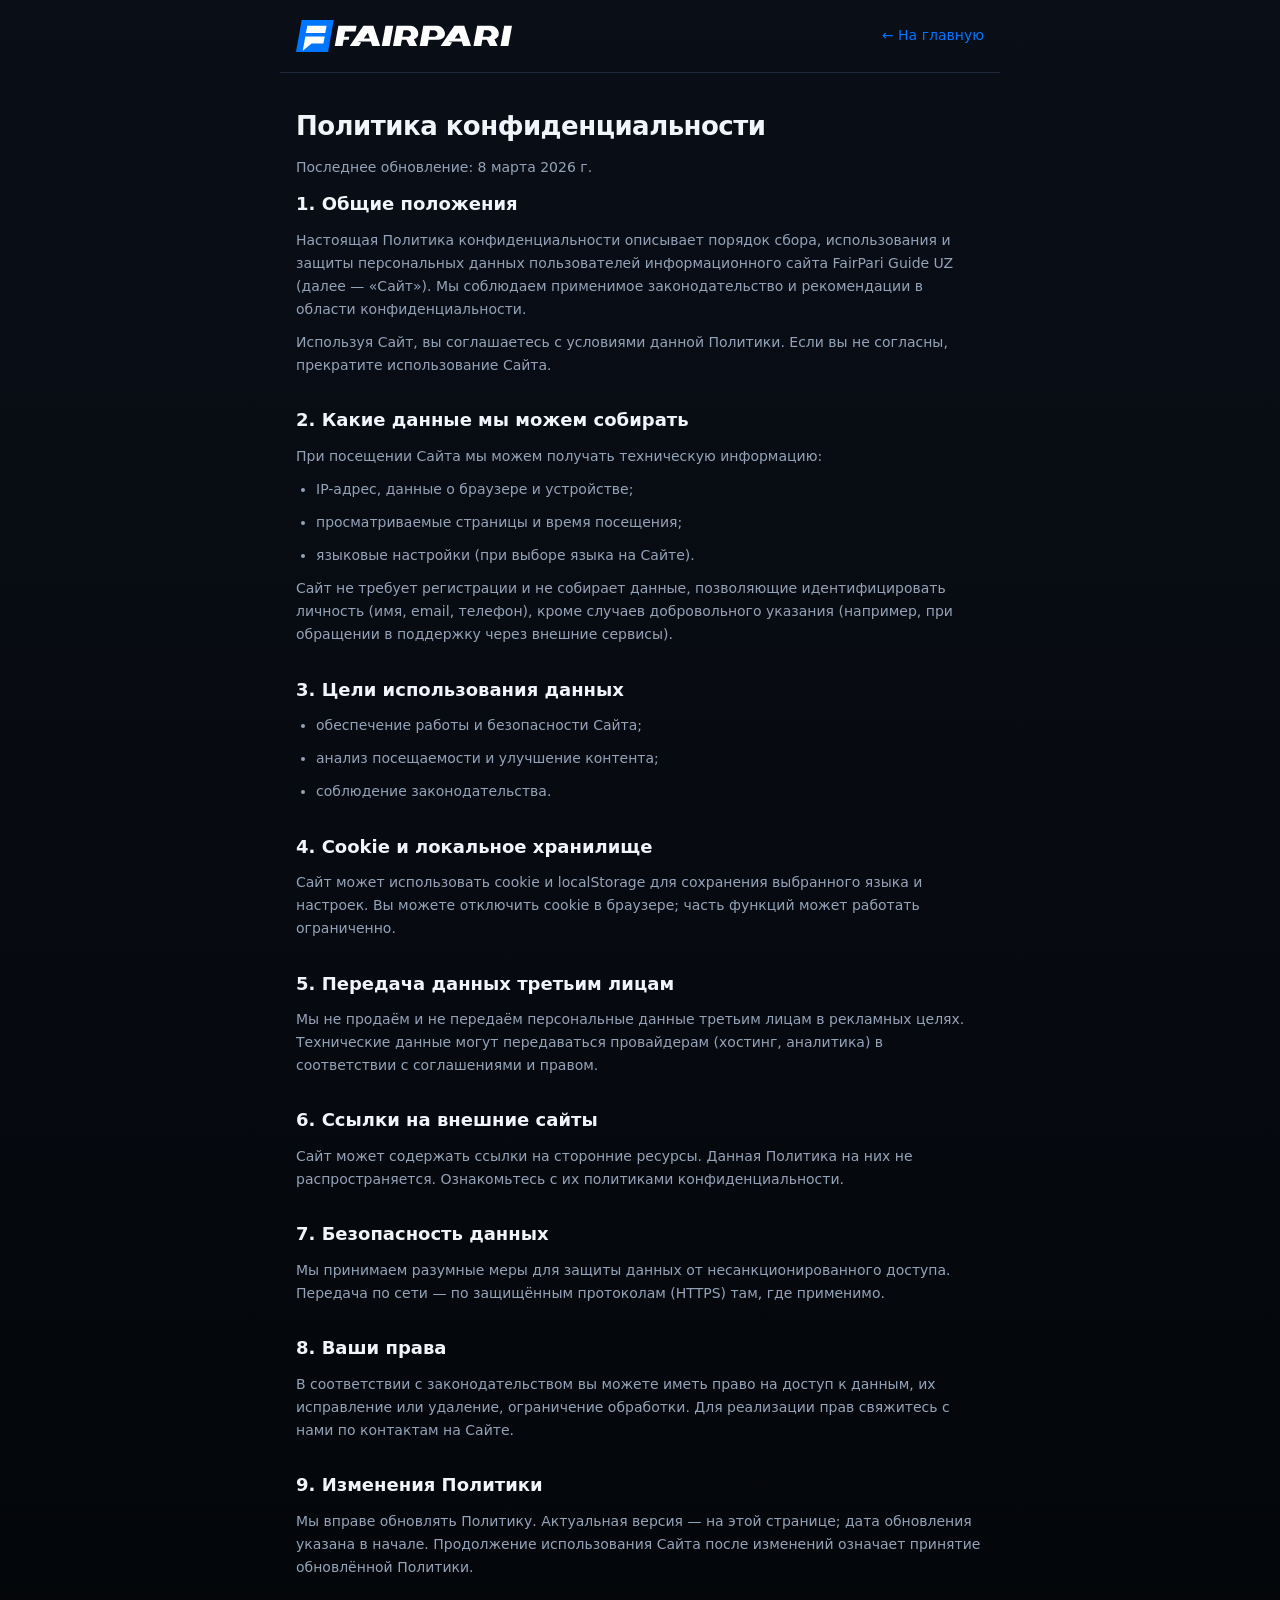
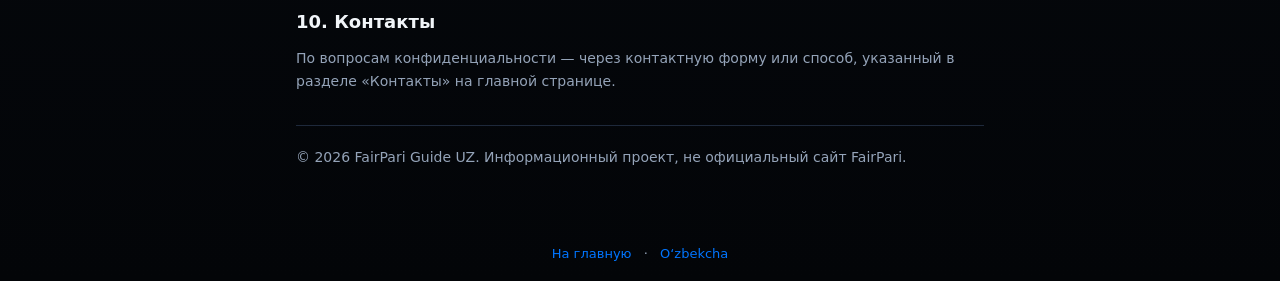
<file: ru-uz/privacy.html>
<!DOCTYPE html>
<html lang="ru">
<head>
  <meta charset="UTF-8">
  <meta name="viewport" content="width=device-width, initial-scale=1">
  <title>Политика конфиденциальности — FairPari Guide UZ</title>
  <meta name="description" content="Политика конфиденциальности FairPari Guide UZ: сбор, использование и защита персональных данных.">
  <meta name="robots" content="index,follow">
  <link rel="canonical" href="" id="canonical-url">
  <link rel="stylesheet" href="../styles-privacy.css">
</head>
<body>
  <header class="privacy-header">
    <a href="index.html" class="privacy-logo">
      <img src="../logo.svg" alt="FairPari Guide UZ" width="120" height="36" loading="eager">
    </a>
    <a href="index.html" class="privacy-back">← На главную</a>
  </header>

  <main class="privacy-main">
    <h1>Политика конфиденциальности</h1>
    <p class="privacy-updated">Последнее обновление: 8 марта 2026 г.</p>

    <section>
      <h2>1. Общие положения</h2>
      <p>Настоящая Политика конфиденциальности описывает порядок сбора, использования и защиты персональных данных пользователей информационного сайта FairPari Guide UZ (далее — «Сайт»). Мы соблюдаем применимое законодательство и рекомендации в области конфиденциальности.</p>
      <p>Используя Сайт, вы соглашаетесь с условиями данной Политики. Если вы не согласны, прекратите использование Сайта.</p>
    </section>

    <section>
      <h2>2. Какие данные мы можем собирать</h2>
      <p>При посещении Сайта мы можем получать техническую информацию:</p>
      <ul>
        <li>IP-адрес, данные о браузере и устройстве;</li>
        <li>просматриваемые страницы и время посещения;</li>
        <li>языковые настройки (при выборе языка на Сайте).</li>
      </ul>
      <p>Сайт не требует регистрации и не собирает данные, позволяющие идентифицировать личность (имя, email, телефон), кроме случаев добровольного указания (например, при обращении в поддержку через внешние сервисы).</p>
    </section>

    <section>
      <h2>3. Цели использования данных</h2>
      <ul>
        <li>обеспечение работы и безопасности Сайта;</li>
        <li>анализ посещаемости и улучшение контента;</li>
        <li>соблюдение законодательства.</li>
      </ul>
    </section>

    <section>
      <h2>4. Cookie и локальное хранилище</h2>
      <p>Сайт может использовать cookie и localStorage для сохранения выбранного языка и настроек. Вы можете отключить cookie в браузере; часть функций может работать ограниченно.</p>
    </section>

    <section>
      <h2>5. Передача данных третьим лицам</h2>
      <p>Мы не продаём и не передаём персональные данные третьим лицам в рекламных целях. Технические данные могут передаваться провайдерам (хостинг, аналитика) в соответствии с соглашениями и правом.</p>
    </section>

    <section>
      <h2>6. Ссылки на внешние сайты</h2>
      <p>Сайт может содержать ссылки на сторонние ресурсы. Данная Политика на них не распространяется. Ознакомьтесь с их политиками конфиденциальности.</p>
    </section>

    <section>
      <h2>7. Безопасность данных</h2>
      <p>Мы принимаем разумные меры для защиты данных от несанкционированного доступа. Передача по сети — по защищённым протоколам (HTTPS) там, где применимо.</p>
    </section>

    <section>
      <h2>8. Ваши права</h2>
      <p>В соответствии с законодательством вы можете иметь право на доступ к данным, их исправление или удаление, ограничение обработки. Для реализации прав свяжитесь с нами по контактам на Сайте.</p>
    </section>

    <section>
      <h2>9. Изменения Политики</h2>
      <p>Мы вправе обновлять Политику. Актуальная версия — на этой странице; дата обновления указана в начале. Продолжение использования Сайта после изменений означает принятие обновлённой Политики.</p>
    </section>

    <section>
      <h2>10. Контакты</h2>
      <p>По вопросам конфиденциальности — через контактную форму или способ, указанный в разделе «Контакты» на главной странице.</p>
    </section>

    <p class="privacy-footer-note">© 2026 FairPari Guide UZ. Информационный проект, не официальный сайт FairPari.</p>
  </main>

  <footer class="privacy-footer">
    <a href="index.html">На главную</a>
    <span>·</span>
    <a href="../uz-uz/privacy.html">Oʻzbekcha</a>
  </footer>

  <script>
    (function() {
      var c = document.getElementById('canonical-url');
      if (c) c.href = window.location.origin + (window.location.pathname || '/ru-uz/privacy.html').replace(/\/?index\.html$/, '');
    })();
  </script>
</body>
</html>
</file>
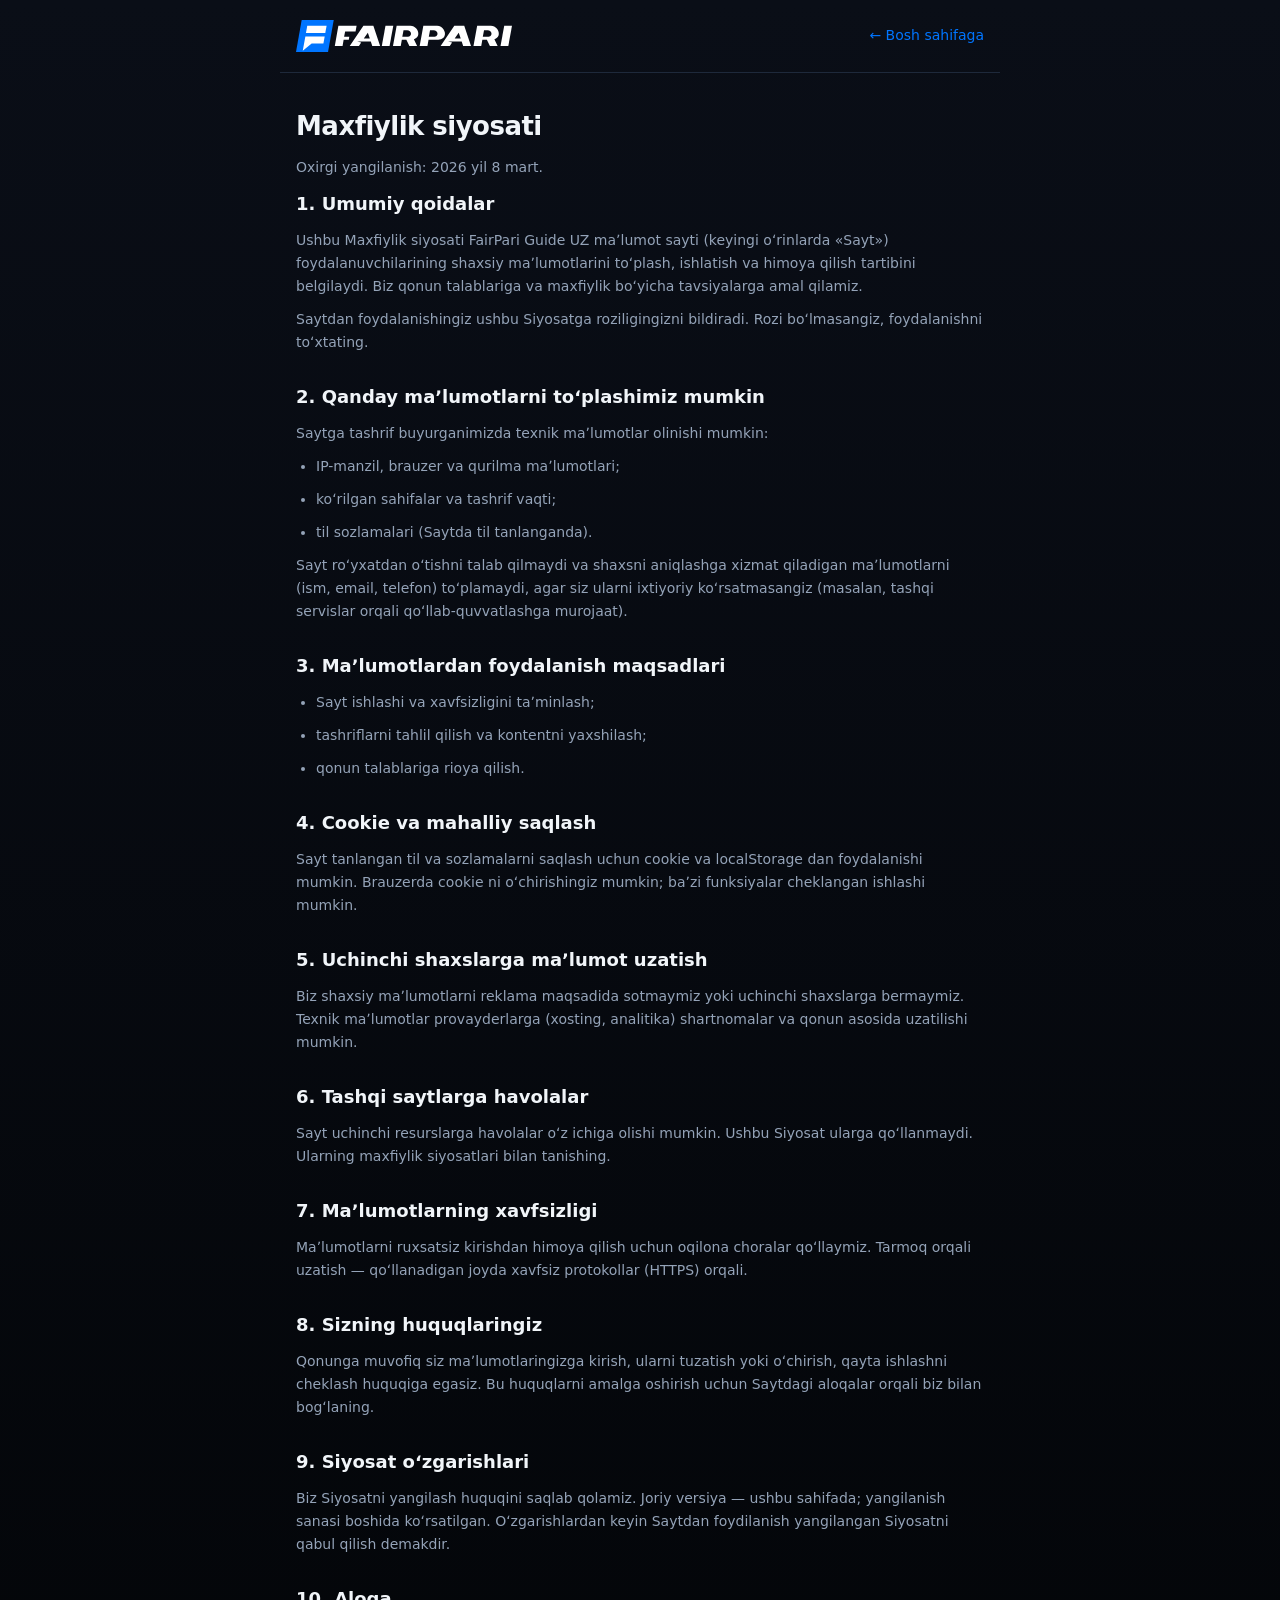
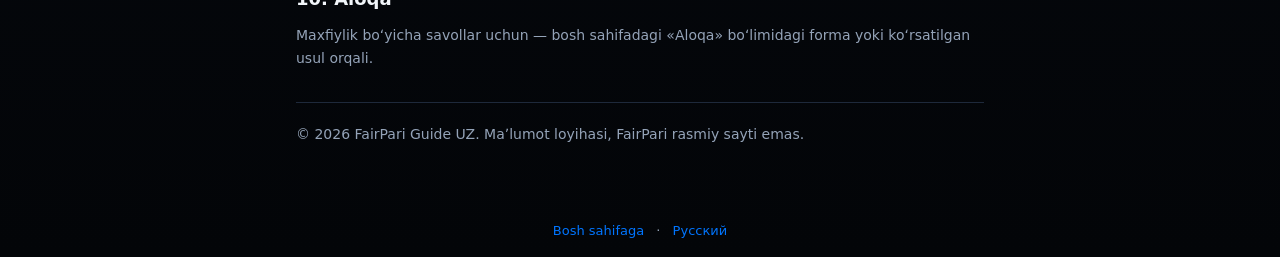
<file: uz-uz/privacy.html>
<!DOCTYPE html>
<html lang="uz">
<head>
  <meta charset="UTF-8">
  <meta name="viewport" content="width=device-width, initial-scale=1">
  <title>Maxfiylik siyosati — FairPari Guide UZ</title>
  <meta name="description" content="FairPari Guide UZ maxfiylik siyosati: shaxsiy maʼlumotlarni toʻplash, ishlatish va himoya qilish.">
  <meta name="robots" content="index,follow">
  <link rel="canonical" href="" id="canonical-url">
  <link rel="stylesheet" href="../styles-privacy.css">
</head>
<body>
  <header class="privacy-header">
    <a href="index.html" class="privacy-logo">
      <img src="../logo.svg" alt="FairPari Guide UZ" width="120" height="36" loading="eager">
    </a>
    <a href="index.html" class="privacy-back">← Bosh sahifaga</a>
  </header>

  <main class="privacy-main">
    <h1>Maxfiylik siyosati</h1>
    <p class="privacy-updated">Oxirgi yangilanish: 2026 yil 8 mart.</p>

    <section>
      <h2>1. Umumiy qoidalar</h2>
      <p>Ushbu Maxfiylik siyosati FairPari Guide UZ maʼlumot sayti (keyingi oʻrinlarda «Sayt») foydalanuvchilarining shaxsiy maʼlumotlarini toʻplash, ishlatish va himoya qilish tartibini belgilaydi. Biz qonun talablariga va maxfiylik boʻyicha tavsiyalarga amal qilamiz.</p>
      <p>Saytdan foydalanishingiz ushbu Siyosatga roziligingizni bildiradi. Rozi boʻlmasangiz, foydalanishni toʻxtating.</p>
    </section>

    <section>
      <h2>2. Qanday maʼlumotlarni toʻplashimiz mumkin</h2>
      <p>Saytga tashrif buyurganimizda texnik maʼlumotlar olinishi mumkin:</p>
      <ul>
        <li>IP-manzil, brauzer va qurilma maʼlumotlari;</li>
        <li>koʻrilgan sahifalar va tashrif vaqti;</li>
        <li>til sozlamalari (Saytda til tanlanganda).</li>
      </ul>
      <p>Sayt roʻyxatdan oʻtishni talab qilmaydi va shaxsni aniqlashga xizmat qiladigan maʼlumotlarni (ism, email, telefon) toʻplamaydi, agar siz ularni ixtiyoriy koʻrsatmasangiz (masalan, tashqi servislar orqali qoʻllab-quvvatlashga murojaat).</p>
    </section>

    <section>
      <h2>3. Maʼlumotlardan foydalanish maqsadlari</h2>
      <ul>
        <li>Sayt ishlashi va xavfsizligini taʼminlash;</li>
        <li>tashriflarni tahlil qilish va kontentni yaxshilash;</li>
        <li>qonun talablariga rioya qilish.</li>
      </ul>
    </section>

    <section>
      <h2>4. Cookie va mahalliy saqlash</h2>
      <p>Sayt tanlangan til va sozlamalarni saqlash uchun cookie va localStorage dan foydalanishi mumkin. Brauzerda cookie ni oʻchirishingiz mumkin; baʼzi funksiyalar cheklangan ishlashi mumkin.</p>
    </section>

    <section>
      <h2>5. Uchinchi shaxslarga maʼlumot uzatish</h2>
      <p>Biz shaxsiy maʼlumotlarni reklama maqsadida sotmaymiz yoki uchinchi shaxslarga bermaymiz. Texnik maʼlumotlar provayderlarga (xosting, analitika) shartnomalar va qonun asosida uzatilishi mumkin.</p>
    </section>

    <section>
      <h2>6. Tashqi saytlarga havolalar</h2>
      <p>Sayt uchinchi resurslarga havolalar oʻz ichiga olishi mumkin. Ushbu Siyosat ularga qoʻllanmaydi. Ularning maxfiylik siyosatlari bilan tanishing.</p>
    </section>

    <section>
      <h2>7. Maʼlumotlarning xavfsizligi</h2>
      <p>Maʼlumotlarni ruxsatsiz kirishdan himoya qilish uchun oqilona choralar qoʻllaymiz. Tarmoq orqali uzatish — qoʻllanadigan joyda xavfsiz protokollar (HTTPS) orqali.</p>
    </section>

    <section>
      <h2>8. Sizning huquqlaringiz</h2>
      <p>Qonunga muvofiq siz maʼlumotlaringizga kirish, ularni tuzatish yoki oʻchirish, qayta ishlashni cheklash huquqiga egasiz. Bu huquqlarni amalga oshirish uchun Saytdagi aloqalar orqali biz bilan bogʻlaning.</p>
    </section>

    <section>
      <h2>9. Siyosat oʻzgarishlari</h2>
      <p>Biz Siyosatni yangilash huquqini saqlab qolamiz. Joriy versiya — ushbu sahifada; yangilanish sanasi boshida koʻrsatilgan. Oʻzgarishlardan keyin Saytdan foydilanish yangilangan Siyosatni qabul qilish demakdir.</p>
    </section>

    <section>
      <h2>10. Aloqa</h2>
      <p>Maxfiylik boʻyicha savollar uchun — bosh sahifadagi «Aloqa» boʻlimidagi forma yoki koʻrsatilgan usul orqali.</p>
    </section>

    <p class="privacy-footer-note">© 2026 FairPari Guide UZ. Maʼlumot loyihasi, FairPari rasmiy sayti emas.</p>
  </main>

  <footer class="privacy-footer">
    <a href="index.html">Bosh sahifaga</a>
    <span>·</span>
    <a href="../ru-uz/privacy.html">Русский</a>
  </footer>

  <script>
    (function() {
      var c = document.getElementById('canonical-url');
      if (c) c.href = window.location.origin + (window.location.pathname || '/uz-uz/privacy.html').replace(/\/?index\.html$/, '');
    })();
  </script>
</body>
</html>
</file>
<file: styles-privacy.css>
/* Политика конфиденциальности — в стиле основного сайта FairPari */
:root {
  --bg: #0a0e17;
  --accent: #0075FF;
  --text: #f1f5f9;
  --muted: #94a3b8;
  --border: #1e293b;
  --max-width: 720px;
}

* { box-sizing: border-box; margin: 0; padding: 0; }

body {
  font-family: system-ui, -apple-system, "Segoe UI", sans-serif;
  background: linear-gradient(180deg, #0a0e17 0, #030508 100%);
  color: var(--text);
  line-height: 1.65;
  -webkit-font-smoothing: antialiased;
}

.privacy-header {
  max-width: var(--max-width);
  margin: 0 auto;
  padding: 20px 16px;
  display: flex;
  justify-content: space-between;
  align-items: center;
  border-bottom: 1px solid var(--border);
}

.privacy-logo img {
  height: 32px;
  width: auto;
  display: block;
}

.privacy-back {
  color: var(--accent);
  font-size: 14px;
  text-decoration: none;
}

.privacy-back:hover { text-decoration: underline; }

.privacy-main {
  max-width: var(--max-width);
  margin: 0 auto;
  padding: 32px 16px 48px;
}

.privacy-main h1 {
  font-size: 26px;
  margin-bottom: 8px;
  letter-spacing: -0.02em;
}

.privacy-updated {
  font-size: 13px;
  color: var(--muted);
  margin-bottom: 28px;
}

.privacy-main section {
  margin-bottom: 28px;
}

.privacy-main h2 {
  font-size: 18px;
  margin-bottom: 10px;
  color: var(--text);
}

.privacy-main p, .privacy-main li {
  font-size: 14px;
  color: var(--muted);
  margin-bottom: 10px;
}

.privacy-main ul {
  margin-left: 20px;
  margin-bottom: 10px;
}

.privacy-footer-note {
  margin-top: 32px;
  padding-top: 20px;
  border-top: 1px solid var(--border);
  font-size: 12px;
  color: var(--muted);
}

.privacy-footer {
  max-width: var(--max-width);
  margin: 0 auto;
  padding: 16px;
  text-align: center;
  font-size: 13px;
  color: var(--muted);
}

.privacy-footer a {
  color: var(--accent);
  text-decoration: none;
}

.privacy-footer a:hover { text-decoration: underline; }
.privacy-footer span { margin: 0 8px; }
</file>
